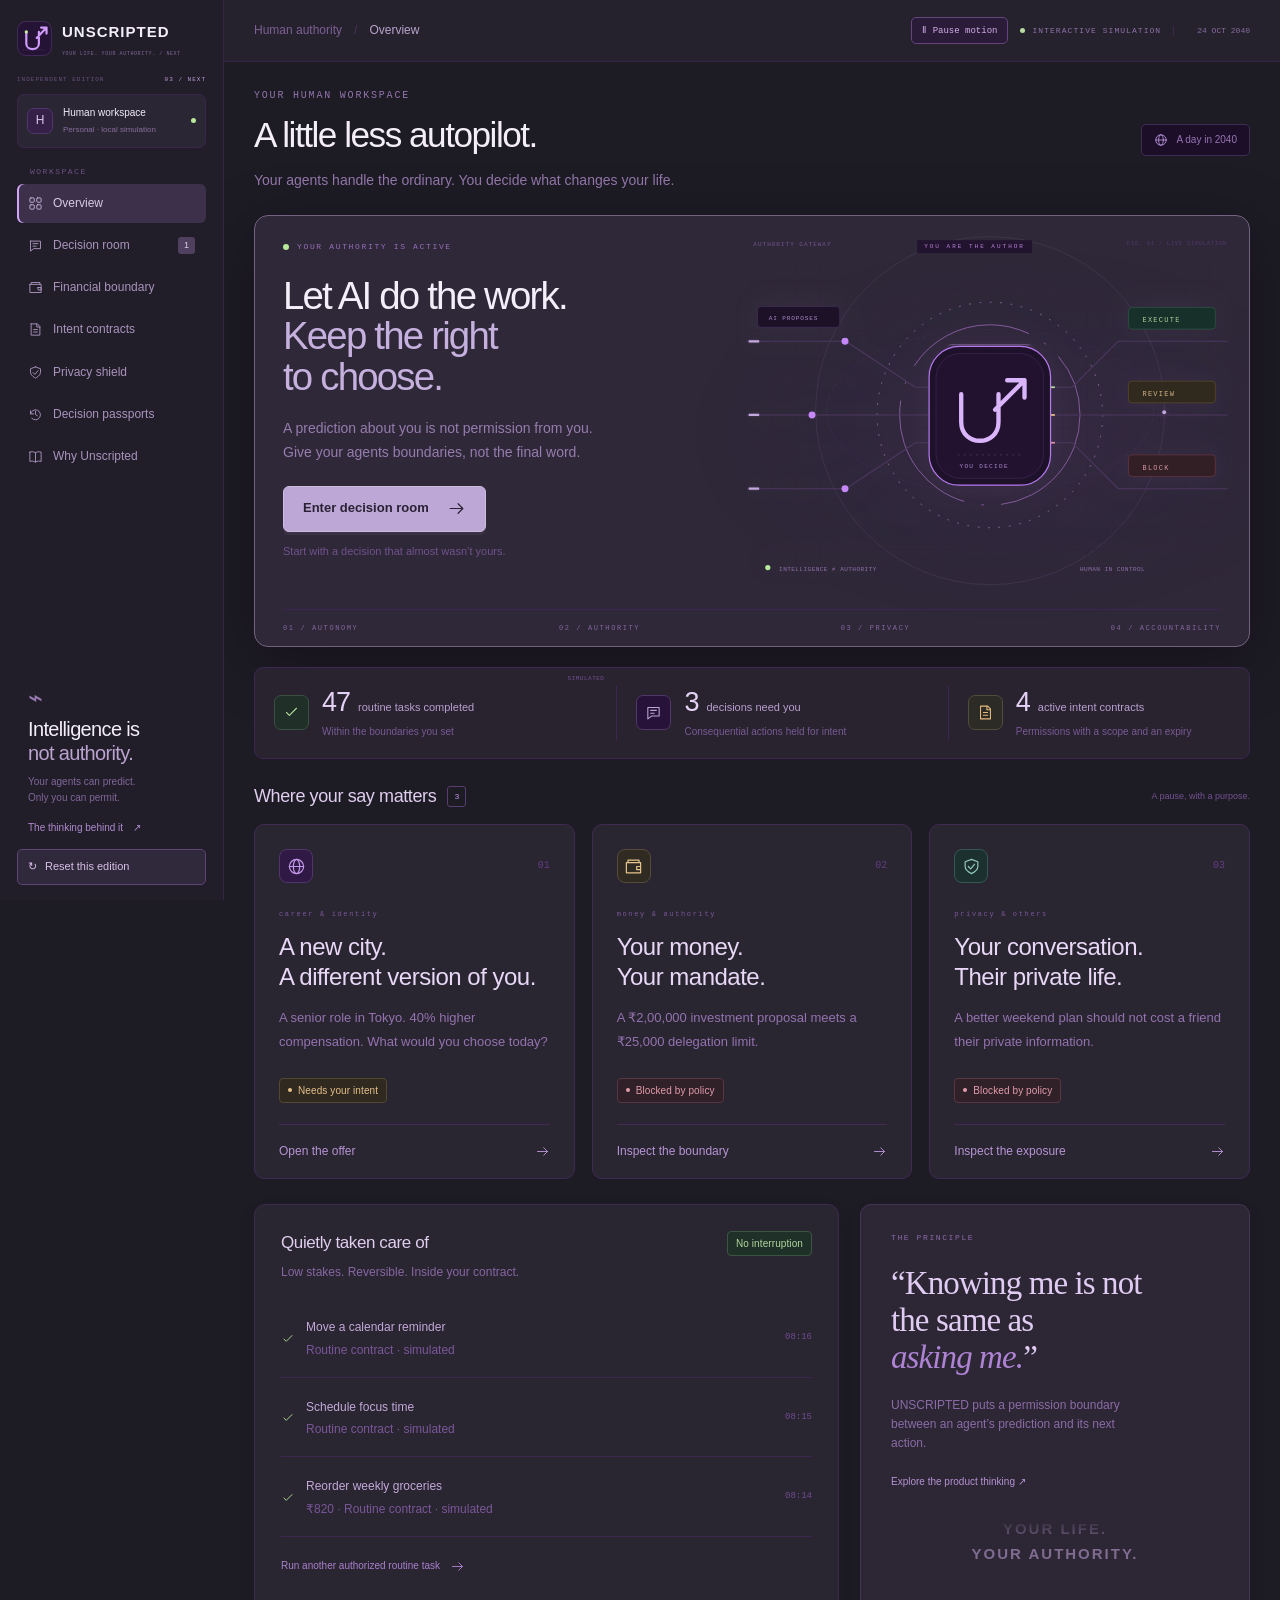
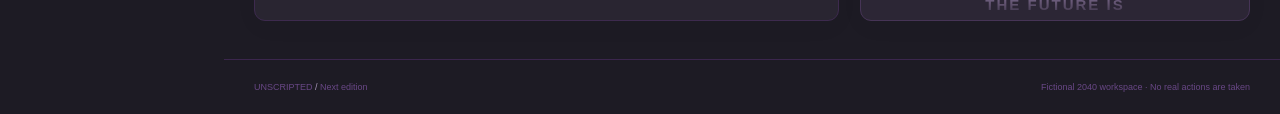
<file: index.html>
<!doctype html>
<html lang="en">
<head>
  <meta charset="UTF-8">
  <meta name="viewport" content="width=device-width, initial-scale=1">
  <meta name="theme-color" content="#0b111a">
  <meta name="description" content="In a world that predicts your every move, keep the right to choose. UNSCRIPTED is an interactive personal AI intent firewall prototype.">
  <title>UNSCRIPTED Next — Intelligence is not authority.</title>
  <link rel="icon" href="data:image/svg+xml,%3Csvg%20xmlns%3D%22http%3A%2F%2Fwww.w3.org%2F2000%2Fsvg%22%20viewBox%3D%220%200%2064%2064%22%20fill%3D%22none%22%3E%3Crect%20x%3D%221%22%20y%3D%221%22%20width%3D%2262%22%20height%3D%2262%22%20rx%3D%2215%22%20fill%3D%22%23251335%22%20stroke%3D%22%235f3c7d%22%2F%3E%3Cpath%20d%3D%22M17%2020v21c0%2014%2023%2014%2023%200V20m4-8h10v11m0-11L36%2031%22%20stroke%3D%22%23cf9cfc%22%20stroke-width%3D%224%22%20stroke-linecap%3D%22round%22%20stroke-linejoin%3D%22round%22%2F%3E%3Cpath%20d%3D%22M11%2053h42%22%20stroke%3D%22%236c5184%22%20stroke-dasharray%3D%222%204%22%2F%3E%3Ccircle%20cx%3D%2217%22%20cy%3D%2220%22%20r%3D%223%22%20fill%3D%22%23c5ee9a%22%2F%3E%3C%2Fsvg%3E%0A" type="image/svg+xml">
  <style>
@font-face{font-family:Workspace;src:local('Aptos'),local('Segoe UI'),local('Arial');font-display:swap}
:root{--bg:#12131b;--surface:#1a1b25;--raised:#22232f;--line:#30303e;--text:#f0eef5;--muted:#a2a0b2;--purple:#c1adf4;--green:#a5cfb6;--amber:#d9b18b;--red:#dfaaaf;--radius:14px;color-scheme:dark;font-family:Workspace,'Segoe UI',sans-serif;font-size:14px}
*{box-sizing:border-box}body{margin:0;background:var(--bg);color:var(--text);line-height:1.6}button,input,textarea,select{font:inherit}button,a,input,textarea{touch-action:manipulation}button,a{ -webkit-tap-highlight-color:transparent}a{color:inherit;text-decoration:none}button{color:inherit;cursor:pointer}button:disabled{opacity:.45;cursor:not-allowed}button{border:0}button:focus-visible,a:focus-visible,input:focus-visible,textarea:focus-visible,summary:focus-visible{outline:2px solid var(--purple);outline-offset:5px}input,textarea{max-width:100%}p{margin:0 0 16px}h1,h2,h3{font-weight:500;line-height:1.2;margin:0}h1{font-size:38px;letter-spacing:-1.3px}h2{font-size:24px;letter-spacing:-.5px}h3{font-size:23px;letter-spacing:-.5px}small,.small{font-size:12px}em{font-family:Georgia,'Times New Roman',serif;font-weight:400;color:var(--purple)}.muted{color:var(--muted)}.mono,code,.eyebrow,.mini-label{font-family:Consolas,'Courier New',monospace}code{font-size:11px;overflow-wrap:anywhere}.eyebrow{font-size:10px;letter-spacing:1.7px;display:block;line-height:1.6;color:var(--muted)}.icon{width:19px;height:19px;flex-shrink:0;vertical-align:middle}.green{color:var(--green)}.lavender{color:var(--purple)}.amber,.warning-text{color:var(--amber)}.micro{color:var(--muted);font-size:11px;margin-top:14px;line-height:1.7}.text-link{display:inline-flex;gap:10px;align-items:center;padding:0;background:transparent;color:var(--purple);font-size:12px}.text-link:hover{color:#dfd3ff}.text-link .icon{width:15px}.btn{min-height:44px;display:inline-flex;justify-content:center;align-items:center;gap:18px;border-radius:7px;padding:11px 19px;font-weight:600;font-size:12px;transition:background .15s,transform .15s;border:1px solid transparent;text-align:center}.btn:hover:not(:disabled){transform:translateY(-1px)}.primary{background:var(--purple);color:#1e172e}.primary:hover:not(:disabled){background:#d2c0ff}.secondary{background:#24242f;color:var(--text);border-color:var(--line)}.secondary:hover{background:#30303e}.button-row{display:flex;flex-wrap:wrap;gap:12px;align-items:center;margin-top:22px}.button-stack{display:grid;gap:12px;margin-top:25px}.button-stack .text-link{justify-content:center;margin-top:5px}.live-dot{display:inline-block;width:6px;height:6px;border-radius:100%;background:var(--green);flex-shrink:0;box-shadow:0 0 0 4px #a5cfb60a}.skip{position:fixed;left:20px;top:-100px;background:var(--purple);color:var(--bg);padding:12px;z-index:20}.skip:focus{top:10px}.sr-only{position:absolute;width:1px;height:1px;padding:0;margin:-1px;overflow:hidden;clip:rect(0,0,0,0);white-space:nowrap;border:0}
.sidebar{position:fixed;top:0;left:0;bottom:0;width:235px;border-right:1px solid var(--line);background:#15161e;padding:34px 20px 20px;display:flex;flex-direction:column;z-index:5}.brand{display:flex;align-items:center;gap:10px;font-size:16px;font-weight:650;letter-spacing:1.5px}.brand-mark{position:relative;font-size:32px;line-height:1;background:var(--purple);color:#21182f;border-radius:10px;width:39px;height:39px;text-align:center;font-weight:700;letter-spacing:-2px;padding-right:7px}.brand-mark span{font-size:22px;position:absolute;right:2px;top:1px}.brand small{display:block;font:7px Consolas,monospace;letter-spacing:1.1px;color:var(--muted);margin-top:6px}.workspace{border:1px solid var(--line);border-radius:8px;padding:12px 10px;display:flex;align-items:center;gap:10px;margin:33px 0 27px;font-size:11px}.workspace small{display:block;font-size:9px;color:var(--muted);margin-top:3px}.workspace .live-dot{margin-left:auto;width:5px;height:5px}.avatar{width:28px;height:28px;display:grid;place-items:center;background:#343042;color:var(--purple);border:1px solid #4d4262;border-radius:50%;font-family:Georgia,serif}.nav-label{font:9px Consolas,monospace;letter-spacing:1.5px;color:#898696;margin:0 13px 11px}.nav-item{display:flex;gap:12px;align-items:center;padding:12px;margin-bottom:5px;border-radius:7px;font-size:12px;color:#b0adbe;white-space:nowrap}.nav-item .icon{width:17px;height:17px}.nav-item:hover{background:#22212c}.nav-item.active{background:#2c263c;color:#dacdfb;box-shadow:inset 2px 0 var(--purple)}.nav-count{margin-left:auto;display:grid;place-items:center;font-size:10px;background:#4b3f64;color:#e1d7f3;border-radius:4px;width:17px;height:17px}.sidebar-bottom{margin-top:auto;padding:35px 13px 24px}.sidebar-bottom p{font-size:20px;line-height:1.35;font-weight:300;letter-spacing:-.4px;margin-bottom:10px}.sidebar-bottom strong{font-weight:500;color:var(--purple)}.sidebar-bottom .small{font-size:11px;letter-spacing:0;line-height:1.65}.sidebar-bottom .text-link{font-size:10px}.boundary-icon{font-size:38px;color:var(--purple);line-height:1;margin-bottom:15px}.reset{display:flex;gap:10px;background:transparent;border-top:1px solid var(--line);padding:18px 13px 0;font-size:11px;color:var(--muted);width:100%}.reset:hover{color:var(--text)}.shell{margin-left:235px}.topbar{height:75px;border-bottom:1px solid var(--line);display:flex;align-items:center;justify-content:space-between;padding:0 40px;gap:12px}.breadcrumb{color:var(--muted);font-size:11px;display:flex;gap:15px}.breadcrumb span:last-child{color:#d3cedf}.breadcrumb>span:first-child{color:#575461}.topbar-right{display:flex;align-items:center;gap:23px}.simulation-label{font:9px Consolas,monospace;color:var(--muted);letter-spacing:1.1px;display:flex;align-items:center;gap:7px}.simulation-label i{width:5px;height:5px;background:var(--amber);border-radius:50%}.world-date{font:10px Consolas,monospace;color:#c2bdcf;border-left:1px solid var(--line);padding-left:23px}main{padding:35px 40px 45px;max-width:1510px;margin:auto;min-height:calc(100vh - 130px);outline:none}footer{max-width:1510px;margin:auto;border-top:1px solid var(--line);display:flex;justify-content:space-between;padding:20px 40px;color:#8c899c;font-size:9px;gap:20px}.page-heading{display:flex;justify-content:space-between;gap:20px;align-items:center;margin-bottom:30px}.page-heading .eyebrow{margin-bottom:10px}.page-heading p{color:var(--muted);font-size:12px;margin:12px 0 0;max-width:680px}.date-chip{display:flex;gap:8px;align-items:center;font-size:11px;border:1px solid var(--line);padding:7px 12px;border-radius:6px;color:var(--muted);white-space:nowrap}.date-chip .icon{width:14px;height:14px}.panel{background:var(--surface);border:1px solid var(--line);border-radius:var(--radius);padding:26px}.hero{position:relative;display:grid;grid-template-columns:1.05fr 1fr;background:#1b1b27;border:1px solid #393144;border-radius:16px;overflow:hidden;padding:33px 34px 0;gap:0}.hero-copy{z-index:1}.hero-copy .eyebrow{color:#c7bbde;display:flex;align-items:center;gap:8px;font-size:9px}.hero h2{font-size:44px;letter-spacing:-1.8px;line-height:1.09;margin:21px 0 18px}.hero h2 span{color:var(--purple)}.hero p{color:#a9a5b7;font-size:12px;line-height:1.8;margin-bottom:23px}.hero-note{display:block;color:#8e879f;font-size:10px;margin-top:11px}.system-art{display:flex;align-items:center;margin-right:-15px}.system-art svg{width:100%;max-width:480px}.hero-foot{grid-column:1/-1;display:flex;justify-content:space-between;margin-top:29px;padding:15px 0;border-top:1px solid #34303f;color:#a09aaf;font:8px Consolas,monospace;letter-spacing:1.3px}.stats{display:grid;grid-template-columns:1.2fr 1.1fr 1fr;margin:23px 0 29px;padding:22px 0;border:1px solid var(--line);border-radius:10px;background:#181922}.stats>div{display:flex;align-items:center;gap:13px;padding:0 20px;position:relative}.stats>div+div{border-left:1px solid var(--line)}.stat-icon{display:grid;place-items:center;width:34px;height:34px;border:1px solid #393643;border-radius:9px;flex-shrink:0}.stat-icon .icon{width:17px}.stats strong{font-size:25px;font-weight:500;line-height:1.2;white-space:nowrap}.stats strong small{font-size:11px;font-weight:400;color:#c4bfce;display:inline;margin-left:9px}.stats p{font-size:9px;color:var(--muted);margin:5px 0 0}.mini-label{position:absolute;right:12px;top:-12px;color:#a5a0b1;font-size:7px;letter-spacing:.5px}.section-title{display:flex;justify-content:space-between;align-items:center;gap:12px;margin-bottom:17px}.section-title h2{font-size:17px;display:flex;align-items:center;gap:11px;letter-spacing:-.1px}.count{font-size:9px;font-weight:400;border:1px solid #484053;color:var(--purple);border-radius:5px;min-width:19px;text-align:center;line-height:19px}.queue-grid{display:grid;grid-template-columns:repeat(3,minmax(0,1fr));gap:16px;margin-bottom:25px}.scenario{padding:22px 22px 0;border:1px solid var(--line);border-radius:12px;background:var(--surface);display:flex;flex-direction:column;overflow:hidden}.card-top{display:flex;justify-content:space-between;align-items:center;margin-bottom:23px}.card-top .mono{font-size:10px}.scenario-icon{width:34px;height:34px;border:1px solid #4c405e;background:#302638;display:grid;place-items:center;border-radius:9px;color:var(--purple);flex-shrink:0}.finance .scenario-icon{background:#302a23;border-color:#4a4037;color:var(--amber)}.privacy .scenario-icon{background:#26312d;border-color:#384b41;color:var(--green)}.scenario .eyebrow{font-size:8px;letter-spacing:1.2px;margin-bottom:12px}.scenario h3{font-size:22px;line-height:1.24;margin-bottom:14px}.scenario p{color:var(--muted);font-size:11px;line-height:1.75;margin-bottom:20px}.card-status{margin-top:auto;margin-bottom:19px}.badge{display:inline-flex;align-items:center;gap:6px;padding:4px 8px;border:1px solid transparent;border-radius:4px;font-size:9px;white-space:nowrap;line-height:1.3;font-weight:400}.badge i{width:4px;height:4px;background:currentColor;border-radius:50%}.badge.review{background:#332c45;border-color:#4c3e66;color:#c8b5ef}.badge.block{background:#362c29;border-color:#514137;color:#ddbc9c}.badge.execute{background:#26322e;border-color:#354b40;color:#b3d7bf}.card-link{display:flex;justify-content:space-between;align-items:center;text-align:left;border-top:1px solid var(--line);background:transparent;padding:15px 0;width:100%;font-size:10px;gap:6px}.card-link:hover{color:var(--purple)}.card-link .icon{width:15px}.bottom-grid{display:grid;grid-template-columns:1.5fr 1fr;gap:20px}.activity .section-title{margin-bottom:7px}.activity>p{font-size:11px}.activity-row{display:flex;align-items:center;padding:14px 0;gap:11px;border-bottom:1px solid #2c2c39}.activity-row strong{font-size:11px;font-weight:400}.activity-row small{display:block;color:var(--muted);font-size:9px;margin-top:3px}.activity-row>.mono{margin-left:auto;font-size:9px}.tiny-check .icon{width:14px;height:14px;color:var(--green)}.activity>.text-link{margin-top:20px;font-size:10px}.note-card{padding:27px 30px;background:#1d1c26}.note-card blockquote{font:29px/1.17 Georgia,serif;letter-spacing:-.6px;margin:20px 0}.note-card p{font-size:10px;max-width:260px}.note-card .text-link{font-size:10px}
.steps{display:grid;grid-template-columns:repeat(4,1fr);list-style:none;padding:0;margin:0 0 27px;gap:9px}.steps li{border-top:1px solid var(--line);padding:14px 0 0;color:var(--muted);font-size:10px;display:flex;gap:10px;align-items:center}.steps li>span{font:11px Consolas,monospace}.steps .current{border-color:var(--purple);color:var(--purple)}.steps .complete{border-color:var(--green);color:var(--green)}.decision-layout{display:grid;grid-template-columns:minmax(250px,.75fr) minmax(0,1.3fr);align-items:start;gap:23px}.offer{padding:0;overflow:hidden}.city-art{background:#24202d;border-bottom:1px solid #3b3148;padding:12px 12px 0}.city-art svg{width:100%;display:block}.offer-body{padding:24px}.offer .eyebrow{font-size:8px}.offer h2{font-size:23px;margin:13px 0 7px}.offer p{font-size:11px;color:var(--muted)}dl{margin:22px 0}dl>div{display:flex;justify-content:space-between;gap:15px;font-size:10px;border-bottom:1px solid var(--line);padding:12px 0}dt{color:var(--muted);flex-shrink:0}dd{margin:0;text-align:right;overflow-wrap:anywhere}.neutral-note{padding:14px 16px;background:#24232d;border:1px solid var(--line);border-radius:7px;font-size:10px;color:#b9b3c8;margin-top:20px;line-height:1.8}.decision{padding:32px}.decision>.eyebrow{margin-bottom:20px}.decision h2{font-size:31px;letter-spacing:-.8px;line-height:1.18;margin-bottom:19px}.decision>p{font-size:12px;line-height:1.85}.decision .btn.primary{margin-top:8px}.decision fieldset{padding:0;border:0;margin:24px 0 20px}.decision legend{font-size:11px;margin-bottom:13px;color:#c5bfd2}.choice{display:flex;align-items:center;gap:14px;padding:16px;border:1px solid #3b3747;background:#20202b;border-radius:9px;margin-bottom:10px;cursor:pointer;width:100%;text-align:left;transition:border-color .15s,background .15s}.choice:hover{border-color:#7d6c97;background:#272333}.choice:has(input:checked){border-color:var(--purple);background:#30263e}.choice input{accent-color:var(--purple);width:15px;height:15px;flex-shrink:0}.choice strong{display:block;font-weight:500;font-size:12px}.choice small{font-size:10px;display:block;color:var(--muted);margin-top:3px}.field-label{display:block;font-size:11px;font-weight:400;margin:0 0 20px;color:#d3cede}.field-label>span{font-size:9px;margin-left:6px}.field-label small{display:block;font-size:9px;margin-top:6px;font-weight:400}input[type=text],input[type=number],input[type=date],input[type=search],textarea{display:block;width:100%;background:#14151e;border:1px solid #3a3747;border-radius:6px;color:var(--text);padding:11px 12px;resize:vertical;font-size:12px;margin-top:8px;line-height:1.6}input::placeholder,textarea::placeholder{color:#898397}.decision form>textarea{margin-bottom:20px}.comparison{display:grid;grid-template-columns:1fr 1fr;margin:26px 0;border:1px solid #4c405b;border-radius:9px;overflow:hidden}.comparison>div{padding:19px;background:#282332}.comparison>div+div{border-left:1px solid #4c405b;background:#24212b}.comparison .eyebrow{font-size:8px;margin-bottom:12px}.comparison strong{font-size:13px;font-weight:500}.comparison p{font-size:10px;color:var(--muted);margin:10px 0 8px}.comparison small{font-size:9px;display:block;margin-top:12px;color:var(--muted)}.callout{display:flex;gap:12px;background:#292433;border:1px solid #453a56;border-radius:8px;padding:16px;margin:22px 0}.callout>.icon{color:var(--purple)}.callout strong{font-size:12px;font-weight:500}.callout p{font-size:11px;margin:5px 0 0;color:var(--muted)}.callout.danger{background:#2b2527;border-color:#4b3939;display:block}.policy-details{border:1px solid var(--line);border-radius:8px;background:#181821;margin:20px 0;overflow:hidden}.policy-details summary{display:flex;justify-content:space-between;align-items:center;gap:10px;padding:14px;cursor:pointer;font-size:11px;list-style:none}.policy-details summary>span:first-child{display:flex;align-items:center;gap:8px}.policy-details summary>span:first-child::after{content:'+';color:var(--muted);margin-left:5px}.policy-details[open] summary>span:first-child::after{content:'−'}.policy-details summary .icon{width:15px}.policy-checks{padding:0 16px 10px;border-top:1px solid var(--line)}.policy-checks>div{display:flex;gap:11px;align-items:flex-start;padding:10px 0;border-bottom:1px solid #2c2936}.policy-checks>div:last-child{border:0}.policy-checks p{margin:0;font-size:10px}.policy-checks strong{font-weight:400}.policy-checks small{display:block;color:var(--muted);font-size:10px;margin-top:3px}.policy-checks code{color:#aaa0b9;margin-left:6px;font-size:9px}.check-state{font-size:11px;flex-shrink:0;width:17px;line-height:18px;text-align:center;border-radius:4px}.check-state.pass{color:var(--green);background:#25382c}.check-state.review{color:var(--purple);background:#332c45}.check-state.block{color:var(--amber);background:#382b25}.authorization-options{margin-top:28px}.action-choice{gap:13px;padding:20px 15px}.action-choice>span:first-child{color:var(--purple)}.action-choice>.icon{margin-left:auto;width:15px}.completion-mark{display:grid;place-items:center;width:45px;height:45px;border:1px solid #50745d;border-radius:50%;background:#273b2d;color:var(--green);margin-bottom:22px}.branches{display:grid;grid-template-columns:1fr 1fr;gap:12px;margin:26px 0 0}.branches>div{padding:18px;background:#20202b;border:1px solid var(--line);border-radius:8px}.branches>div:last-child{background:#25222e;border-color:#504062}.branches .eyebrow{font-size:8px;margin-bottom:10px}.branches strong{font-size:12px;font-weight:500}.branches p{font-size:10px;color:var(--muted);margin:9px 0 0}.passport-detail{border:1px solid var(--line);background:#171820;border-radius:8px;margin:20px 0}.passport-detail summary{cursor:pointer;display:flex;gap:15px;justify-content:space-between;padding:15px;font-size:10px;color:#cfc6dc}.passport-detail summary .icon{width:14px}.passport-detail summary>span:last-child{font-size:9px;color:var(--muted)}.passport-detail dl{padding:0 17px;margin:0}.passport-detail dl>div{font-size:10px;align-items:flex-start}.passport-detail dl dd{max-width:72%}.passport-detail .button-row{padding:0 17px 16px;margin-top:17px}.passport-detail .text-link{font-size:10px}
.finance-layout,.privacy-layout{display:grid;grid-template-columns:1.1fr 1fr;gap:23px;align-items:start}.large-icon{display:grid;place-items:center;width:54px;height:54px;border-radius:14px;border:1px solid #514333;background:#30281f;color:var(--amber);margin:26px 0}.large-icon .icon{width:26px;height:26px}.large-icon.green{color:var(--green);border-color:#405e4b;background:#25382c}.finance-proposal h2{font-size:22px}.money{font-size:46px;letter-spacing:-1.3px;font-weight:350;margin:20px 0 23px}.money span{display:block;font:9px Consolas,monospace;color:var(--muted);letter-spacing:1.1px;margin-top:9px}.finance-proposal>p{font-size:12px;line-height:1.8}.compact-dl>div{font-size:10px}.limit-visual{padding:20px;background:#22212b;border:1px solid var(--line);border-radius:9px;margin-top:26px}.limit-visual>div{display:flex;justify-content:space-between;font-size:10px;gap:10px}.limit-visual strong{color:var(--amber);font-weight:500}.limit-visual small{font-size:9px;color:var(--muted)}.limit-track{height:7px;border-radius:5px;background:#3e3543;margin:14px 0}.limit-track>span{background:var(--amber);border-radius:5px;min-width:0;height:100%}hr{border:0;border-top:1px solid var(--line);margin:27px 0}#finance-review p{font-size:11px;line-height:1.8;margin:15px 0}.result-note{display:flex;align-items:start;gap:10px;background:#24332a;border:1px solid #3d5b47;border-radius:8px;font-size:11px;color:var(--green);padding:15px;margin-top:23px}.result-note .icon{width:16px;margin-top:2px}.privacy-layout .panel>h2{font-size:29px;margin:21px 0 15px}.privacy-layout .panel>p{font-size:12px;line-height:1.8}.payload{border:1px solid #493b3f;border-radius:8px;background:#201c24;margin-top:24px;overflow:hidden}.payload-header{padding:13px;background:#2a242d;display:flex;justify-content:space-between;align-items:center;gap:10px;border-bottom:1px solid #493b3f}.payload-header .mono{font-size:9px;color:var(--muted)}.payload-header .text-link{font-size:9px}.payload>div:not(.payload-header){padding:16px;display:flex;gap:10px;flex-wrap:wrap;border-bottom:1px solid #3b3037}.payload>div:last-child{border:0}.payload>div>span:first-child{font-size:11px;width:100%;color:var(--muted)}.payload code{font-size:11px;color:#d7b0b8;max-width:100%;overflow-wrap:anywhere}.data-tag{font:7px Consolas,monospace;letter-spacing:.7px;background:#49313c;border-radius:3px;padding:3px 5px;color:#dbb1c3;align-self:center;margin-left:auto}.safe-alternative .eyebrow{color:#a5c4ae}.safe-alternative>.large-icon{margin-bottom:20px}.safe-alternative h2{font-size:32px!important}.safe-alternative em{color:var(--green)}.safe-payload{padding:22px;border:1px solid #415847;border-radius:10px;background:#202b25;margin:25px 0}.safe-payload .eyebrow{font-size:8px}.safe-payload p{font:20px/1.5 Georgia,serif;color:#d0dfd2;margin:15px 0 20px}.safe-payload>div{font-size:9px;color:var(--green);display:flex;align-items:center;gap:6px}.safe-payload .icon{width:13px;height:13px}.safe-alternative>.text-link{display:flex;margin-top:18px}.safe-alternative>.btn{width:100%}.contracts-layout{display:grid;grid-template-columns:.7fr 1.3fr;gap:25px;align-items:start}.contract-list{display:flex;flex-direction:column;gap:12px}.contract-tab{display:flex;align-items:center;gap:12px;text-align:left;padding:17px;position:relative}.contract-tab>span:nth-child(2){flex:1}.contract-tab strong{font-size:11px;font-weight:500}.contract-tab small{font-size:9px;display:block;color:var(--muted);margin-top:6px}.contract-tab>.icon{width:13px;color:var(--muted)}.contract-tab.selected{border-color:#927caf;background:#282233}.contract-tab:hover{border-color:#7f6b98}.contract-principle{padding:23px}.contract-principle .eyebrow{font-size:8px}.contract-principle p{font-size:12px;line-height:1.8;color:var(--muted);margin-top:15px}.contract-editor .section-title{margin-bottom:25px}.contract-editor .section-title .mono{font-size:8px}.contract-editor .section-title h2{font-size:22px}.toggle-field{display:flex;align-items:center;justify-content:space-between;gap:15px;padding:16px 0;border-top:1px solid var(--line);border-bottom:1px solid var(--line);margin-bottom:22px}.toggle-field strong{font-size:12px;font-weight:500}.toggle-field small{display:block;font-size:10px;color:var(--muted);margin-top:5px}.toggle-field input{appearance:none;width:35px;height:20px;border-radius:20px;background:#494550;border:1px solid #66616e;flex-shrink:0;position:relative;cursor:pointer}.toggle-field input:before{content:'';width:12px;height:12px;position:absolute;top:3px;left:4px;border-radius:50%;background:#e1dbe8;transition:left .15s}.toggle-field input:checked{background:#a38aca;border-color:#bfa8e3}.toggle-field input:checked:before{left:17px;background:#21182f}.form-grid{display:grid;grid-template-columns:1fr 1fr;gap:0 18px}.live-evaluation{border-top:1px solid var(--line);padding-top:22px;margin-top:28px}.live-evaluation>.eyebrow{font-size:9px}.history-tools{display:flex;justify-content:space-between;gap:20px;align-items:center;flex-wrap:wrap}.filters{display:flex;gap:5px;flex-wrap:wrap}.filter{font-size:10px;color:var(--muted);background:transparent;border-radius:5px;padding:8px 10px;border:1px solid transparent}.filter.active{color:var(--purple);background:#30283f;border-color:#4e4063}.filter:hover{background:#2c2935}.search-label{min-width:210px;flex:1;max-width:270px}.search-label input{margin:0;font-size:10px}.history-count{font-size:10px;color:var(--muted);padding:20px 0;border-bottom:1px solid var(--line)}.history-row{padding:19px 0 0;border-bottom:1px solid var(--line)}.history-row:last-child{border:0}.history-heading{display:flex;align-items:center;gap:14px}.history-heading strong{font-size:12px;font-weight:500}.history-heading p{font-size:10px;color:#c0b8ce;margin:4px 0 0}.history-heading>.badge{margin-left:auto}.history-heading .scenario-icon.green{background:#23322a;border-color:#3e5144;color:var(--green)}.history-row .passport-detail{border:0;background:transparent;margin:8px 0}.history-row .passport-detail summary{padding:9px 0}.empty-state{text-align:center;padding:50px 20px;color:var(--purple)}.empty-state p{font-size:12px;margin-top:15px}.research-hero{padding:35px 0 40px;display:grid;grid-template-columns:1fr 1fr;gap:10px 55px;border-bottom:1px solid var(--line);margin-bottom:30px}.research-hero>.eyebrow{grid-column:1/-1}.research-hero h2{font-size:45px;letter-spacing:-1.4px;line-height:1.16;margin-top:10px}.research-hero p{font-size:14px;line-height:1.9;color:#c0bbce;align-self:center}.evidence-grid{display:grid;grid-template-columns:repeat(3,minmax(0,1fr));gap:17px}.evidence-grid .panel{padding:23px;display:flex;flex-direction:column}.evidence-grid .eyebrow{font-size:8px;letter-spacing:1.2px}.evidence-number{font-size:39px;color:var(--purple);font-weight:350;letter-spacing:-1px;margin:20px 0}.evidence-number span{font-size:16px;letter-spacing:0}.evidence-number i{font:23px Georgia,serif;color:#786a8b;margin:0 6px}.evidence-grid p{font-size:12px;line-height:1.8}.evidence-grid small{color:var(--muted);font-size:10px;line-height:1.8;margin-top:auto}.evidence-grid a{font-size:10px;color:var(--purple);margin-top:16px}.mechanism{margin:30px 0}.engine-flow{display:flex;gap:20px;align-items:center;justify-content:space-between;margin:25px 0}.engine-flow>div{border:1px solid #50405f;border-radius:7px;background:#282230;font-size:12px;padding:17px 23px;flex:1;text-align:center}.engine-flow small{color:var(--muted);font-size:9px}.engine-flow>span{color:var(--purple)}.mechanism>p{font-size:11px;margin:0}.thinking-grid{display:grid;grid-template-columns:1fr 1fr;gap:20px}.thinking-grid .eyebrow{font-size:9px}.thinking-grid h2{font-size:25px;margin:16px 0 22px}.thinking-grid p,.adoption p{font-size:12px;line-height:1.9}.thinking-grid p:last-child{margin:0}.adoption{margin-top:20px}.adoption .eyebrow{font-size:9px}.adoption p{margin:15px 0 0}.storage-warning{padding:13px;margin-bottom:20px;background:#42312d;color:#efd3bc;border-radius:7px;font-size:11px}#toast{position:fixed;bottom:25px;left:calc(50% + 117px);transform:translate(-50%,15px);opacity:0;background:#e0d6f4;color:#251e30;box-shadow:0 10px 50px #0006;padding:13px 22px;border:1px solid #c6b2e8;border-radius:9px;font-size:12px;z-index:30;max-width:550px;width:max-content;pointer-events:none;transition:opacity .2s,transform .2s}#toast.visible{opacity:1;transform:translate(-50%,0)}dialog{max-width:490px;background:var(--surface);border:1px solid #5a486b;border-radius:14px;padding:30px;color:var(--text)}dialog::backdrop{background:#090a10b8;backdrop-filter:blur(4px)}dialog h2{margin:18px 0}dialog p{color:var(--muted);font-size:12px}.contract-tab .scenario-icon{width:30px;height:30px}
@media(min-width:1600px){main{padding-top:45px}.hero{padding-top:42px}.hero h2{font-size:53px}.hero-copy p{font-size:14px}.hero-copy{padding-bottom:10px}.scenario h3{font-size:27px}.scenario p{font-size:12px}.hero-foot{margin-top:38px}.system-art svg{max-width:550px}.stats{padding:27px 0}.stats strong small{font-size:12px}}
@media(max-width:1200px){.sidebar{width:210px;padding-left:15px;padding-right:15px}.shell{margin-left:210px}.topbar{padding:0 27px}main{padding:30px 27px}.hero{padding-left:27px;padding-right:27px}.hero h2{font-size:39px}.stats>div{padding:0 13px;gap:10px}.stats strong small{display:block;margin:4px 0 0;font-size:10px}.stats p{font-size:8px}.stats .stat-icon{width:29px;height:29px}.scenario{padding:20px 18px 0}.scenario h3{font-size:20px}.decision{padding:25px}.decision h2{font-size:28px}.decision-layout{grid-template-columns:.8fr 1.2fr;gap:18px}.offer-body{padding:20px}.offer dl>div{flex-direction:column;gap:3px}.offer dd{text-align:left}.finance-layout,.privacy-layout{gap:18px}.panel{padding:22px}.offer{padding:0}.decision-layout .offer{padding:0}.evidence-number{font-size:32px}.evidence-grid .panel{padding:18px}.engine-flow{gap:12px}.engine-flow>div{padding:15px 10px}.sidebar-bottom{padding-top:20px}.world-date{font-size:9px}.simulation-label{font-size:8px}.contracts-layout{grid-template-columns:.75fr 1.25fr;gap:18px}.contract-tab{padding:12px;gap:10px}.contract-tab>.icon{display:none}#toast{left:calc(50% + 105px)}}
@media(max-width:1000px){.sidebar{width:190px;padding:25px 12px 16px}.brand{font-size:13px;gap:8px}.brand-mark{width:33px;height:33px;font-size:29px}.brand small{font-size:6px}.workspace{padding:10px 7px;font-size:10px;gap:8px}.workspace small{font-size:8px}.nav-item{font-size:11px;padding:10px;gap:9px}.sidebar-bottom{padding-left:10px}.sidebar-bottom p{font-size:18px}.sidebar-bottom .text-link{font-size:9px}.shell{margin-left:190px}.topbar{padding:0 22px;height:63px}.topbar-right{gap:10px}.world-date{display:none}.breadcrumb{font-size:10px;gap:9px}main{padding:27px 22px}h1{font-size:32px}.page-heading{margin-bottom:24px}.hero{padding:26px 25px 0;grid-template-columns:1.2fr 1fr}.hero h2{font-size:34px}.hero p{font-size:11px}.hero-copy .eyebrow{font-size:8px}.hero-foot{font-size:7px;letter-spacing:.4px}.hero-note{font-size:8px}.system-art{margin-left:-15px;margin-right:-20px}.stats{grid-template-columns:1fr 1fr 1fr}.stats>div{align-items:flex-start;gap:8px;padding:0 10px}.stats strong{font-size:23px}.stats p{line-height:1.6}.stats .stat-icon{display:none}.scenario h3{font-size:19px}.scenario{padding:17px 15px 0}.scenario p{font-size:10px}.scenario .eyebrow{font-size:7px;letter-spacing:.7px}.scenario-icon{width:31px;height:31px}.card-top{margin-bottom:18px}.card-link{font-size:9px}.queue-grid{gap:12px}.badge{font-size:8px}.bottom-grid{gap:15px;grid-template-columns:1.2fr 1fr}.panel{padding:19px}.section-title h2{font-size:15px}.section-title>.small{font-size:10px}.activity-row strong{font-size:10px}.note-card blockquote{font-size:26px}.decision-layout{grid-template-columns:.75fr 1.25fr;gap:15px}.decision{padding:23px}.decision h2{font-size:26px}.offer h2{font-size:20px}.offer .eyebrow{font-size:7px}.choice{padding:13px;gap:10px}.choice strong{font-size:11px}.choice small{font-size:9px}.steps li{font-size:9px;gap:7px}.steps li>span{font-size:10px}.comparison{grid-template-columns:1fr}.comparison>div+div{border-left:0;border-top:1px solid #4c405b}.comparison>div{padding:15px}.branches{grid-template-columns:1fr}.finance-layout,.privacy-layout{grid-template-columns:1fr}.finance-proposal .large-icon{float:right;margin:20px 0}.finance-layout .decision h2{font-size:30px}.privacy-layout .safe-alternative{padding:25px}.contracts-layout{grid-template-columns:1fr}.contract-list{display:grid;grid-template-columns:1fr 1fr;gap:10px}.contract-principle{display:none}.evidence-grid{grid-template-columns:1fr}.evidence-grid .panel{padding:24px}.evidence-number{font-size:43px;margin:16px 0}.evidence-grid p{font-size:13px}.research-hero{gap:20px 25px}.research-hero h2{font-size:37px}.research-hero p{font-size:12px}.engine-flow{flex-direction:column;gap:10px}.engine-flow>div{width:100%}.engine-flow>span{transform:rotate(90deg)}.thinking-grid{gap:15px}.thinking-grid h2{font-size:23px}.thinking-grid p{font-size:11px}footer{padding:20px 22px;font-size:8px}#toast{left:calc(50% + 95px);max-width:calc(100vw - 230px)}}
@media(max-width:760px){.sidebar{position:relative;width:100%;height:auto;padding:18px 20px 0;border-right:0;border-bottom:1px solid var(--line);display:block}.brand{font-size:15px}.brand-mark{width:34px;height:34px}.brand small{font-size:6px}.workspace,.nav-label,.sidebar-bottom{display:none}.sidebar nav{display:flex;gap:4px;overflow-x:auto;margin-top:21px;padding-bottom:8px;scrollbar-width:thin;scrollbar-color:#53435e transparent}.nav-item{font-size:10px;padding:9px 11px;gap:7px;flex-shrink:0;margin:0}.nav-item .icon{width:14px;height:14px}.nav-item.active{box-shadow:inset 0 -2px var(--purple)}.nav-count{font-size:8px;width:14px;height:14px}.reset{position:absolute;right:20px;top:21px;border:0;width:auto;font-size:10px;padding:3px}.shell{margin-left:0}.topbar{height:47px;padding:0 20px}.breadcrumb{font-size:9px}.simulation-label{font-size:7px;letter-spacing:.6px}main{padding:25px 20px 35px}.page-heading{margin-bottom:25px;align-items:flex-start}h1{font-size:32px}.page-heading .eyebrow{font-size:8px}.page-heading p{font-size:11px;line-height:1.8}.date-chip{display:none}.hero{padding:26px 26px 0;grid-template-columns:1.2fr 1fr}.hero h2{font-size:38px}.hero p{font-size:11px}.stats strong small{font-size:10px}.stats>div{padding:0 15px}.stats .stat-icon{display:none}.scenario h3{font-size:21px}.scenario p{font-size:11px}.card-top{margin-bottom:20px}.queue-grid{grid-template-columns:1fr}.scenario{display:grid;grid-template-columns:50px 1fr 170px;gap:0 15px;padding:21px 22px}.scenario .card-top{grid-column:1;grid-row:1/5;align-items:flex-start;margin:0;display:block}.card-top .mono{display:block;margin-top:15px;text-align:center;width:31px}.scenario>.eyebrow{grid-column:2;font-size:8px}.scenario h3{grid-column:2;grid-row:2}.scenario p{grid-column:2;grid-row:3;margin:3px 0 0}.scenario>.card-status{grid-column:3;grid-row:2;align-self:center;justify-self:end;margin:0}.scenario>.card-link{grid-column:3;grid-row:3;align-self:end;justify-self:end;border:0;width:auto;padding:10px 0 0;font-size:10px;gap:10px}.section-title h2{font-size:16px}.bottom-grid{gap:15px;grid-template-columns:1.2fr 1fr}.decision-layout{grid-template-columns:.8fr 1.2fr}.decision h2{font-size:25px}.decision{padding:22px}.offer-body{padding:17px}.offer h2{font-size:19px}.policy-details summary{padding:12px;font-size:10px}.policy-details summary .badge{font-size:7px}.decision>.eyebrow{font-size:8px}.offer .neutral-note{padding:12px;font-size:9px}.form-grid{grid-template-columns:1fr 1fr}.research-hero h2{font-size:37px}.history-heading{gap:10px}.history-heading p{font-size:9px}.history-heading strong{font-size:11px}.history-heading>.badge{font-size:7px}.history-heading .scenario-icon{width:28px;height:28px}.history-tools .search-label{max-width:none}.thinking-grid h2{font-size:23px}.page-heading>.btn{padding:9px 12px;white-space:nowrap;font-size:10px}footer{padding:18px 20px;font-size:7px}#toast{left:50%;max-width:calc(100vw - 35px);font-size:11px}.steps li{font-size:8px}.steps li>span{font-size:9px}.passport-detail summary{flex-wrap:wrap;gap:5px}.passport-detail dl>div{display:block}.passport-detail dl dd{max-width:100%;text-align:left;margin-top:5px}.passport-detail dl dt{font-size:9px}.passport-detail .button-row{gap:15px}.contract-tab strong{font-size:11px}.contract-tab small{font-size:9px}}
@media(max-width:540px){main{padding:25px 18px 30px}.topbar{padding:0 18px}.breadcrumb{gap:7px;font-size:8px}.simulation-label{font-size:6px;letter-spacing:.3px}.sidebar{padding-left:18px;padding-right:18px}.brand{font-size:14px}.reset{right:18px}h1{font-size:31px;letter-spacing:-1px}.page-heading p{font-size:11px;max-width:320px}.hero{display:flex;flex-direction:column;padding:25px 24px 0;gap:0}.hero h2{font-size:41px;letter-spacing:-1.8px;line-height:1.06;margin:22px 0 18px}.hero p br{display:none}.hero p{max-width:290px;font-size:12px}.hero-note{font-size:9px}.hero-copy .eyebrow{font-size:8px;letter-spacing:1.1px}.system-art{margin:8px -20px -9px;justify-content:center;height:201px}.system-art svg{max-width:340px;height:220px}.hero-foot{font-size:6px;letter-spacing:.3px;margin-top:12px;gap:8px;padding:13px 0}.hero-foot span{max-width:70px;line-height:1.6}.hero-copy .btn{width:100%;justify-content:space-between;padding-left:17px;padding-right:17px}.stats{padding:19px 0;margin-top:16px;margin-bottom:26px;grid-template-columns:1fr 1fr 1fr}.stats>div{padding:0 10px}.stats strong{font-size:25px;line-height:1}.stats strong small{font-size:8px;white-space:normal;line-height:1.5;max-width:90px;margin-top:8px;min-height:24px}.stats p{display:none}.stats .mini-label{top:-12px;right:8px;font-size:6px}.section-title{gap:6px;align-items:center}.section-title h2{font-size:15px}.section-title>.small{font-size:8px}.scenario{display:flex;padding:22px 22px 0}.scenario .card-top{display:flex;width:100%;margin-bottom:22px}.card-top .mono{margin:0;width:auto}.scenario .eyebrow{font-size:8px}.scenario h3{font-size:27px;line-height:1.2}.scenario h3 br{display:none}.scenario p{font-size:12px;margin:0 0 21px;line-height:1.8}.scenario>.card-status{align-self:flex-start;margin-bottom:18px}.scenario>.card-link{align-self:stretch;border-top:1px solid var(--line);width:100%;padding:16px 0;font-size:11px;justify-content:space-between}.badge{font-size:9px}.bottom-grid{grid-template-columns:1fr}.activity .section-title h2{font-size:16px}.activity-row strong{font-size:11px}.activity-row small{font-size:9px}.note-card{padding:25px}.note-card blockquote{font-size:33px}.note-card p{font-size:11px}.note-card .text-link{font-size:11px}.steps{gap:9px;margin-bottom:20px}.steps li{display:block;line-height:1.6;font-size:8px;max-width:100%;padding-top:9px}.steps li>span{display:block;font-size:10px;margin-bottom:5px}.decision-layout{display:flex;flex-direction:column;gap:19px}.offer{width:100%}.city-art{height:114px;padding:0 12px;overflow:hidden}.city-art svg{max-width:310px;transform:translateY(-29px);margin:auto}.offer-body{padding:20px}.offer .eyebrow{font-size:8px}.offer h2{font-size:22px;margin-top:11px}.offer-body>p{font-size:11px;margin:7px 0}.offer dl{display:grid;grid-template-columns:1fr 1fr;gap:0 12px;margin:10px 0}.offer dl>div{font-size:9px;padding:9px 0;gap:4px}.offer dl dd{font-size:10px}.offer .neutral-note{font-size:9px;margin-top:10px;padding:10px 12px}.decision{width:100%;padding:24px 21px}.decision h2{font-size:29px;letter-spacing:-.7px}.decision .btn{width:100%}.decision>.eyebrow{font-size:8px}.decision>p{font-size:12px}.choice{padding:16px 13px}.choice strong{font-size:12px}.choice small{font-size:10px}.decision fieldset{margin:22px 0}.decision legend{font-size:10px}.micro{font-size:10px}.comparison{grid-template-columns:1fr}.comparison .eyebrow{font-size:8px}.comparison strong{font-size:14px}.comparison>div{padding:18px}.callout{padding:14px}.callout p{font-size:11px}.policy-details summary .badge{font-size:8px}.policy-details summary{font-size:10px;gap:6px}.policy-details summary .icon{width:13px}.policy-details summary>span:first-child{gap:5px}.branches .eyebrow{font-size:8px}.branches strong{font-size:13px}.branches p{font-size:11px}.passport-detail summary{font-size:10px}.passport-detail dl>div{font-size:10px}.passport-detail .button-row .text-link{font-size:9px}.page-heading>.btn{font-size:9px;gap:7px;padding:8px 10px;min-height:37px}.page-heading>.btn>.icon{width:14px}.finance-proposal{padding:22px}.finance-proposal .eyebrow{font-size:8px}.finance-proposal>.section-title{align-items:start;gap:5px}.finance-proposal h2{font-size:22px}.finance-proposal .large-icon{width:43px;height:43px}.money{font-size:42px}.finance-proposal .compact-dl>div{flex-direction:column;gap:4px}.compact-dl dd{text-align:left}.finance-layout .decision h2{font-size:30px}.privacy-layout .panel{padding:22px}.privacy-layout .section-title{gap:6px;align-items:start}.privacy-layout .section-title>.eyebrow{font-size:8px}.privacy-layout .section-title>.badge{font-size:8px}.privacy-layout .panel>h2{font-size:28px}.payload-header .text-link{font-size:8px}.payload-header .mono{font-size:8px}.payload code{font-size:10px}.safe-payload{padding:19px}.safe-payload p{font-size:20px}.safe-alternative h2{font-size:31px!important}.contract-list{gap:9px}.contract-tab{gap:9px;padding:13px 11px;align-items:start}.contract-tab strong{font-size:10px;line-height:1.5;display:block}.contract-tab small{font-size:8px;line-height:1.7}.contract-tab .scenario-icon{display:none}.contract-editor{padding:23px 20px}.contract-editor .section-title{gap:10px;align-items:start}.contract-editor .section-title h2{font-size:21px}.contract-editor .section-title .mono{font-size:7px;max-width:75px;text-align:right}.toggle-field small{font-size:9px}.form-grid{grid-template-columns:1fr}.field-label{font-size:11px}.contract-editor .button-row>.btn{width:100%}.history-tools{gap:15px}.filter{font-size:9px;padding:7px 8px}.filters{gap:3px}.history-count{font-size:9px}.history-heading{flex-wrap:wrap;gap:9px}.history-heading>div{flex:1}.history-heading strong{font-size:12px}.history-heading p{font-size:9px}.history-heading>.badge{margin:4px 0 0 37px;font-size:8px}.history-row .passport-detail summary{font-size:9px}.history-row .passport-detail summary>span:last-child{font-size:8px}.research-hero{display:block;padding:15px 0 25px}.research-hero h2{font-size:39px;margin:18px 0 24px}.research-hero p{font-size:13px;line-height:1.9}.evidence-grid{gap:15px}.evidence-grid .panel{padding:24px}.evidence-grid p{font-size:13px}.evidence-grid small{font-size:10px}.evidence-grid a{font-size:11px}.evidence-number{font-size:45px}.thinking-grid{grid-template-columns:1fr}.thinking-grid .panel,.mechanism,.adoption{padding:24px}.thinking-grid h2{font-size:27px}.thinking-grid p,.adoption p{font-size:12px}.adoption .eyebrow{font-size:8px}.engine-flow>div{padding:20px;font-size:13px}footer{display:block;padding:20px 18px;font-size:8px}footer>span{display:block;margin-bottom:7px}dialog{width:calc(100vw - 32px);padding:25px}dialog .button-row .btn{width:100%}}
@media(prefers-reduced-motion:reduce){*,*::before,*::after{animation:none!important;transition:none!important;scroll-behavior:auto!important}}
@media print{.sidebar,.topbar,footer,#toast{display:none}.shell{margin:0}body{background:#fff;color:#111}main{padding:15px}.panel{break-inside:avoid}}

/* UNSCRIPTED Next. Precise, kinetic, and grounded in an actual decision workspace. */
:root{--bg:#130b1a;--surface:#1e1229;--raised:#271934;--line:#392947;--text:#f4eefa;--muted:#ab99bb;--purple:#ca99f5;--green:#b9e99b;--amber:#ebbd7d;--red:#e99ca8;--radius:12px;font-family:'Segoe UI',Arial,sans-serif}
body{background:#130b1a;color:#f4eefa}::selection{background:#ca9bf4;color:#221032}button,a,input,textarea,summary{outline-offset:5px}.muted{color:#ab99bb}em{color:#d4b5f0}.text-link{color:#c99cf0}.text-link:hover{color:#eeddfc}h1{font-weight:400;letter-spacing:-1.5px;font-size:40px}h2,h3{font-weight:450}.eyebrow{color:#a690ba;letter-spacing:1.6px}.btn{border-radius:6px;font-weight:600;font-size:12px;min-height:46px;position:relative;overflow:hidden;transition:background .2s,transform .2s,border-color .2s,box-shadow .2s}.btn.primary{background:#cea1f6;color:#241035;border:1px solid #ddb9fc;box-shadow:0 3px 0 #79549940}.btn.primary:hover:not(:disabled){background:#e6ccfd;transform:translateY(-2px);box-shadow:0 6px 24px #bf87f01a}.btn.primary:active:not(:disabled){transform:translateY(0)}.btn.primary .icon{transition:transform .25s}.btn.primary:hover .icon{transform:translateX(4px)}.btn.secondary{background:#281836;border-color:#49335c;color:#dbc9eb}.btn.secondary:hover{background:#372249;border-color:#795896}.live-dot{background:#b8e99b;box-shadow:none}.icon{stroke-width:1.5}.sidebar{background:#180e21;border-color:#352642;padding:28px 20px 20px;width:238px}.brand{font-size:16px;letter-spacing:1px;gap:11px}.brand-mark{background:none;padding:0;width:39px;height:39px;flex-shrink:0;border-radius:0}.brand-mark svg{width:100%;height:100%;display:block}.brand small{color:#826899;font-size:6px;letter-spacing:.65px;margin-top:7px}.edition-label{margin:29px 0 0;display:flex;justify-content:space-between;color:#6a527f;font:7px Consolas,monospace;letter-spacing:1px}.edition-label b{color:#bd9bda;font-weight:400}.workspace{margin:13px 0 27px;border-color:#3a264c;background:#1e102b;border-radius:7px;padding:13px 10px}.workspace small{color:#886e9f}.avatar{background:#352048;color:#ddc9ef;border-color:#52356c;border-radius:7px;font-family:inherit;font-size:12px}.nav-label{color:#6b5281;font-size:8px}.nav-item{position:relative;border-radius:6px;color:#a993bc;transition:background .2s,color .2s,box-shadow .2s;padding:12px 13px}.nav-item:hover{background:#281737;color:#e8d7f7}.nav-item.active{background:#311a46;color:#d7aefa;box-shadow:inset 2px 0 #d2a5f9}.nav-item.active .icon{color:#d8b1fa}.nav-count{background:#4b2a68;color:#ecd7ff;border-radius:3px;font-size:9px}.sidebar-bottom p{font-size:23px;line-height:1.2;letter-spacing:-.65px}.sidebar-bottom strong{color:#ca9ff0}.sidebar-bottom .small{color:#816699;font-size:10px;line-height:1.9;margin-top:15px}.sidebar-bottom .text-link{font-size:9px;color:#af8acf}.boundary-icon{font-family:Georgia,serif;font-size:45px;color:#9679af}.reset{font-size:10px;border-color:#382548;color:#866b9d}.reset:hover{color:#dcbef7}.shell{margin-left:238px}.topbar{height:69px;background:#170d20;border-color:#352443;padding:0 39px}.breadcrumb{font-size:10px;color:#7d6195;gap:12px}.breadcrumb span:last-child{color:#baa4cd}.breadcrumb>span:first-child{color:#4c3262}.simulation-label{font-size:8px;color:#9073aa;letter-spacing:1.05px}.simulation-label i{background:#b8dca1}.world-date{color:#896da1;font-size:9px;border-color:#3e2851}.topbar-right{gap:19px}main{padding:35px 39px 45px;max-width:1550px}.page-heading{margin-bottom:29px}.page-heading .eyebrow{color:#9375ad;font-size:9px;letter-spacing:1.8px;margin-bottom:12px}.page-heading p{font-size:12px;color:#9478ac;line-height:1.8}.date-chip{border-color:#412c53;background:#1c0e29;color:#9574b1;font-size:10px;border-radius:5px}.date-chip .icon{color:#b791d9}.panel{border-color:#3d2a4e;background:#20122c;box-shadow:0 6px 25px #00000009;border-radius:11px}.hero{background:#1e102b;border-color:#4a3061;border-radius:14px;padding:34px 34px 0;grid-template-columns:1fr 1.02fr;isolation:isolate}.hero::before,.scenario::before{content:'';position:absolute;pointer-events:none;inset:0;opacity:0;border-radius:inherit;background:radial-gradient(350px circle at var(--pointer-x,50%) var(--pointer-y,50%),#c898f20a,transparent 70%);transition:opacity .3s;z-index:-1}.hero:hover::before,.scenario:hover::before{opacity:1}.hero-copy .eyebrow{color:#976dbc;letter-spacing:1.65px;font-size:8px}.hero h2{font-size:46px;font-weight:350;line-height:1.06;letter-spacing:-1.8px;margin:27px 0 22px}.hero h2 span{color:#d8b1fa}.hero p{color:#977caf;font-size:12px;line-height:1.9;max-width:380px}.hero-note{color:#71528c;font-size:9px;margin-top:14px}.hero-foot{color:#84669f;border-color:#3c2451;font-size:7px;letter-spacing:1.6px;padding:16px 0;margin-top:28px}.next-system{display:flex;flex-direction:column;justify-content:center;margin:0 -18px 0 0;position:relative;min-width:0}.diagram-index{display:flex;justify-content:space-between;width:100%;padding:0 6px;font:6px Consolas,monospace;color:#745490;letter-spacing:1px;gap:12px;margin-bottom:10px}.diagram-index span:last-child{color:#573971;font-size:5px}.next-system svg{width:100%;max-width:none;display:block}.gateway-svg .circuit{stroke:#4e3861;stroke-width:1.2}.gateway-svg .signal{stroke:#cd9ef6;stroke-width:2;stroke-dasharray:12 440;stroke-dashoffset:450;animation:signal-run 6s linear infinite;animation-play-state:paused}.gateway-svg .signal-input{animation-delay:-2s}.gateway-svg .signal-execute{stroke:#b2e194;animation-delay:-.3s}.gateway-svg .signal-review{stroke:#ebc080;animation-delay:-1.6s}.gateway-svg .signal-block{stroke:#df91a1;animation-delay:-3s}.gateway-svg .orbital{transform-origin:280px 181px;animation:orbit 65s linear infinite;animation-play-state:paused}.gateway-svg .gate-scan{animation:scan 5.5s ease-in-out infinite;animation-play-state:paused;opacity:.3}.gateway-svg text{font:8px Consolas,monospace;letter-spacing:1.5px}.gateway-svg .wire-type{fill:#aa8cc5;font-size:7px;letter-spacing:1px}.gateway-svg .gate-type{fill:#ad89cc;font-size:7px;letter-spacing:1.5px}.gateway-svg .execute-type{fill:#add39d}.gateway-svg .review-type{fill:#d6b485}.gateway-svg .block-type{fill:#d495a1}.gateway-svg .foot-type{fill:#9071ab;font-size:7px;letter-spacing:.5px}.hero.motion-visible .gateway-svg .signal,.hero.motion-visible .gateway-svg .orbital,.hero.motion-visible .gateway-svg .gate-scan{animation-play-state:running}.motion-paused .gateway-svg *{animation-play-state:paused!important}.stats{background:#1c0e28;border-color:#3d2651;border-radius:9px;margin:22px 0 32px;padding:22px 0;grid-template-columns:1.2fr 1.1fr 1fr}.stats>div{padding:0 19px;gap:13px}.stats>div+div{border-color:#3e2553}.stats strong{font-size:29px;font-weight:350;letter-spacing:-1px;color:#e5d1f6}.stats strong small{font-size:10px;letter-spacing:0;color:#ba9fd1;margin-left:8px}.stats p{font-size:8px;color:#795995}.stat-icon{border-color:#513668;background:#271239;border-radius:7px;width:35px;height:35px}.stat-icon.green{color:#b4dc9e;background:#202f27;border-color:#3a5142}.stat-icon.amber{color:#e3b97e;background:#2c2b25;border-color:#514d3b}.mini-label{color:#735191;font-size:6px}.section-title h2{font-size:18px;color:#e0ceef;font-weight:400;letter-spacing:-.4px}.section-title>.small{font-size:9px;color:#745291}.count{border-color:#593d72;color:#c99df0;font-size:8px;border-radius:3px}.queue-grid{gap:17px;margin-bottom:25px}.scenario{position:relative;isolation:isolate;background:#20112d;border-color:#402a54;border-radius:10px;padding:24px 24px 0;transition:transform .3s,border-color .3s,background .3s}.scenario:hover{transform:translateY(-4px);border-color:#7f5c9e;background:#271438}.scenario .card-top{margin-bottom:26px}.scenario .card-top .mono{font-size:10px;color:#623d82}.scenario-icon{background:#311946;border-color:#52346d;color:#c398e9;border-radius:8px}.finance .scenario-icon{background:#302b22;color:#e6c28c;border-color:#554b38}.privacy .scenario-icon{background:#1c302f;border-color:#335954;color:#92c7b7}.scenario .eyebrow{color:#795698;font-size:7px;letter-spacing:1.65px}.scenario h3{font-size:23px;font-weight:400;line-height:1.25;color:#e8d7f6}.scenario p{font-size:11px;color:#9473b0;line-height:1.9;margin-bottom:23px}.scenario .card-link{border-color:#432b58;color:#b694d4;font-size:10px;padding:17px 0;transition:color .2s}.scenario .card-link:hover{color:#e3c7fc}.scenario .card-link .icon{transition:transform .25s}.scenario:hover .card-link .icon{transform:translateX(5px)}.card-status{margin-bottom:21px}.badge{font-size:9px;border-radius:4px;padding:5px 8px;letter-spacing:.1px}.badge.review{background:#30291f;border-color:#524830;color:#e5c18c}.badge.block{background:#302027;border-color:#593641;color:#e29cac}.badge.execute{background:#1f3028;border-color:#3b5542;color:#b4d69d}.bottom-grid{gap:21px}.activity .section-title h2{font-size:17px}.activity>p{font-size:11px;color:#8767a3}.activity-row{border-color:#3d2750;padding:17px 0}.activity-row strong{font-size:12px;color:#c3a9da}.activity-row small{color:#7a5799;font-size:9px}.activity-row>.mono{color:#704b90}.activity .text-link{font-size:10px;color:#a980cd}.note-card{background:#22132f;border-color:#463456;position:relative;overflow:hidden}.note-card::after{content:'↗';position:absolute;right:18px;bottom:5px;font:150px/1 Georgia,serif;color:#3d2452;pointer-events:none;z-index:0}.note-card>*{position:relative;z-index:1}.note-card .eyebrow{font-size:8px;color:#8c6ba8}.note-card blockquote{font-size:33px;line-height:1.12;color:#e0ccf2;letter-spacing:-.9px}.note-card blockquote em{color:#ae83d3}.note-card p{color:#8b6ca6;font-size:11px}.note-card .text-link{font-size:10px;color:#b693d4}footer{border-color:#3b264d;color:#684785;font-size:9px;padding:22px 39px}
/* Decision screens: separate offer context from the user's authority. */
.steps{gap:12px;margin-bottom:28px}.steps li{border-top:2px solid #3e2752;color:#785596;gap:10px;font-size:10px;padding-top:13px}.steps li>span{display:inline-grid;place-items:center;font:9px Consolas,monospace;width:24px;height:24px;background:#2b1440;border-radius:5px;color:#8a66a9}.steps .current{color:#cda3f2;border-color:#b98ddf}.steps .current>span{background:#cea5f2;color:#2e1643}.steps .complete{color:#a3c991;border-color:#78916a}.steps .complete>span{background:#233c2b;color:#b3d59f}.decision-layout{gap:24px;grid-template-columns:minmax(250px,.8fr) minmax(0,1.2fr)}.offer{border-color:#4f3566}.city-art{background:#2b173d;border-color:#503568;padding:15px 15px 0}.city-art svg circle{fill:#d6ac7c;opacity:.34}.city-art svg path[stroke="#b8a3d6"]{stroke:#966abd}.city-art svg path[stroke="#746586"]{stroke:#643b88}.city-art svg text{fill:#b28dd2}.city-art svg path[stroke="#6c5c7d"]{stroke:#654383}.offer-body{padding:26px}.offer h2{font-size:25px;color:#e7d5f7}.offer p{font-size:12px;color:#987ab2}.offer .eyebrow{font-size:8px;color:#8560a6}.offer dl>div{font-size:10px;border-color:#442b5a;padding:13px 0}.offer dt{color:#8766a3}.offer dd{color:#c6addc}.offer .neutral-note{background:#2b173c;border-color:#513569;border-left:2px solid #b482df;color:#ab89c9;font-size:10px}.decision{padding:33px;border-top:2px solid #a573d0}.decision>.eyebrow{font-size:9px;color:#8b5eb3;margin-bottom:19px}.decision h2{font-size:32px;letter-spacing:-1px;color:#e9d9f7;line-height:1.18}.decision h2 em{color:#c095e5}.decision>p{font-size:13px;color:#9c7fb5;line-height:1.85}.decision legend{font-size:11px;color:#b69ace}.choice{border-color:#4b3062;background:#261336;border-radius:7px;padding:18px 16px;transition:background .22s,border-color .22s,box-shadow .22s}.choice:hover{background:#321948;border-color:#815ba3}.choice:has(input:checked){background:#371b4f;border-color:#c18def;box-shadow:inset 3px 0 #d09efc}.choice input{accent-color:#cb9bf5}.choice strong{font-size:13px;color:#d3b9e9;font-weight:450}.choice small{font-size:11px;color:#9572b4}.field-label{color:#ae8dca;font-size:12px}.field-label>span{font-size:10px;color:#785299}.field-label small{font-size:10px;color:#855fa6}input[type=text],input[type=number],input[type=date],input[type=search],textarea{background:#1c0d29;border-color:#4a2e63;border-radius:5px;color:#dec5f3;font-size:13px;padding:12px 13px}input::placeholder,textarea::placeholder{color:#734e93}textarea:focus,input:focus{border-color:#b583e0}.micro{font-size:11px;color:#81609e}.comparison{border-color:#52366b;background:#2a143e;border-radius:7px}.comparison>div+div{background:#29242d;border-color:#4b514a}.comparison strong{color:#dac1f0;font-size:15px}.comparison .eyebrow{color:#9473b0}.comparison p,.comparison small{color:#926cb3}.comparison>div+div strong{color:#d1c3a8}.comparison>div+div small{color:#b49d78}.callout{background:#2d1740;border-color:#51306e;border-radius:7px;color:#caa4eb}.callout p{color:#9f7bbf}.callout.danger{background:#302229;border-color:#5a3c43;color:#e0b2b8}.callout.danger p{color:#bd919c}.policy-details{background:#221032;border-color:#482a62;border-radius:7px}.policy-details summary{background:#2c1640;color:#b58fd7;font-size:11px}.policy-checks>div{border-color:#462960}.policy-checks strong{color:#bd97df}.policy-checks small{color:#8863a9}.policy-checks code{color:#6a418d}.check-state.pass{background:#263f30;color:#b2d895}.check-state.review{background:#3c3222;color:#dec18b}.check-state.block{background:#3d2932;color:#da9faf}.completion-mark{background:#26432e;color:#bfdc9e;border-color:#41624c}.branches{border-color:#4f3169;background:#2c193d}.branches>div+div{background:#20382b;border-color:#355441}.branches .eyebrow{color:#9677b2}.branches strong{color:#cdace9}.branches p{color:#9274ad}.passport-detail{background:#220e33;border-color:#4d2d69;border-radius:6px}.passport-detail summary{color:#b284db}.passport-detail dl>div{border-color:#472663}.passport-detail dt{color:#7b529e}.passport-detail dd{color:#aa83cc}.finance-proposal{background:#23172e;border-color:#453a4f}.finance-proposal h2{color:#d8c9e6}.finance-proposal .large-icon{background:#333025;border-color:#554f39;color:#dbc08b}.money{font-size:54px;font-weight:350;letter-spacing:-2px;color:#e0c28f}.money span{color:#877f6a;font-size:8px;letter-spacing:1.8px}.limit-visual{background:#232a29;border-color:#4b5042}.limit-track{background:#3b423a}.limit-track span{background:#d7c084;transform-origin:left;animation:bar-enter .7s ease-out both}.limit-visual strong{color:#d4c89e}.limit-visual small{color:#8c967f}.compact-dl dt{color:#916db1}.compact-dl dd{color:#bd9fd8}.result-note{background:#223e2c;border-color:#3e6047;color:#b3d69b}.payload{background:#261f28;border-color:#4d3c4d}.payload-header{background:#2b2532;color:#b49ba9}.payload>div{border-color:#493a4a}.payload code{color:#bf9daa}.data-tag{background:#382d39;color:#c2a1b2}.safe-alternative{background:#152c2e;border-color:#31524e}.safe-alternative .large-icon{background:#1d3c38;border-color:#37625a;color:#99d4bf}.safe-alternative h2{color:#c1dfd4}.safe-alternative h2 em{color:#94c7b2}.safe-payload{background:#1c3934;border-color:#345950}.safe-payload p{color:#a5d0bd}.safe-payload>div{color:#77a891}.safe-alternative>.text-link{color:#86b69e}.contract-tab{border-color:#462a5f;background:#261336;color:#c7adde;border-radius:8px}.contract-tab.selected{background:#381d50;border-color:#895db0;box-shadow:inset 2px 0 #c89af1}.contract-tab small{color:#8762a7}.contract-tab .scenario-icon{background:#371d4e;border-color:#553274;color:#c19ae4}.contract-principle{color:#9170ad}.contract-principle .eyebrow{font-size:8px;color:#6e4790}.toggle-field{border-color:#482864}.toggle-field strong{color:#c09fdd}.toggle-field small{color:#8861aa}.toggle-field input{accent-color:#cc9ef4}.live-evaluation{border-color:#4c2a69}.neutral-note{background:#2a143e;border-color:#492a65;color:#a27dc3}.contract-editor .section-title h2{color:#d1b6e8}.history-tools,.history-row{border-color:#472862}.history-heading strong{color:#cfb4e6}.history-heading p{color:#8964a9}.history-count{color:#774e9a}.history-heading .scenario-icon{background:#321b47;border-color:#543172;color:#b88dde}.filter{background:#29143b;border-color:#4f316a;color:#9974b9}.filter.active{background:#452462;border-color:#775298;color:#d1b2ec}.evidence-grid .panel{border-top:2px solid #6e4890}.evidence-number{color:#d1afef;font-weight:350}.evidence-grid p{color:#ae8fc9}.evidence-grid small{color:#7d589e}.evidence-grid a{color:#a97ece}.research-hero{border-color:#492b63}.research-hero h2{color:#e1ccf3}.research-hero p{color:#9774b5}.mechanism{background:#2a143d}.engine-flow>div{background:#33194a;border-color:#533072;color:#c1a0dd}.engine-flow small{color:#8861aa}.thinking-grid h2{color:#d8bfee}.thinking-grid p,.adoption p{color:#a483c0}.thinking-grid .muted{color:#825ca3}dialog{background:#251236;border-color:#694588;border-radius:12px;color:#d8beef;box-shadow:0 20px 80px #0008}dialog::backdrop{background:#0b0213b8;backdrop-filter:blur(6px)}dialog[open]{animation:dialog-enter .25s ease-out}#toast{background:#3b1e54;border-color:#764f98;color:#e4ccf9;left:calc(50% + 119px);font-size:12px;border-radius:7px;box-shadow:0 12px 36px #0005}.storage-warning{background:#3a3224;border-color:#5b5138;color:#d4bf95}
@keyframes signal-run{to{stroke-dashoffset:0}}@keyframes orbit{to{transform:rotate(360deg)}}@keyframes scan{0%,100%{transform:translateY(0);opacity:0}15%,85%{opacity:.4}50%{transform:translateY(155px);opacity:.15}}@keyframes bar-enter{from{transform:scaleX(0)}to{transform:scaleX(1)}}@keyframes dialog-enter{from{opacity:0;transform:translateY(10px) scale(.98)}to{opacity:1;transform:none}}
@media(prefers-reduced-motion:no-preference){.reveal-pending{opacity:0;transform:translateY(13px)}.reveal-ready{opacity:1;transform:translateY(0);transition:opacity .6s ease var(--entry-delay,0ms),transform .6s cubic-bezier(.2,.7,.2,1) var(--entry-delay,0ms)}.choice:has(input:checked){transition:background .22s,border-color .22s,box-shadow .22s}.nav-item.active .icon{animation:dialog-enter .25s ease-out}}
@media(min-width:1550px){.hero h2{font-size:56px}.hero{padding:39px 40px 0}.hero p{font-size:13px}.hero-foot{font-size:8px}.diagram-index{font-size:7px}.diagram-index span:last-child{font-size:6px}}
@media(max-width:1200px){.sidebar{width:205px;padding:27px 16px 18px}.shell{margin-left:205px}.nav-item{font-size:11px;gap:10px}.brand{font-size:14px;gap:9px}.brand small{font-size:5px}.brand-mark{width:35px;height:35px}.workspace{padding:11px 8px;font-size:10px}.workspace small{font-size:8px}.edition-label{font-size:6px}.sidebar-bottom{padding-left:10px}.sidebar-bottom p{font-size:23px}main{padding:31px 30px 40px}.topbar{padding:0 30px}.hero{padding:29px 27px 0;grid-template-columns:1.1fr 1fr}.hero h2{font-size:42px}.hero p{font-size:11px}.next-system{margin-right:-12px}.diagram-index{font-size:5px;letter-spacing:.7px}.diagram-index span:last-child{font-size:4px}.stats strong small{display:block;margin:5px 0 0;font-size:9px}.stats>div{padding:0 17px}.stats p{font-size:8px}.stats{grid-template-columns:1.2fr 1fr 1fr}.scenario{padding:21px 21px 0}.scenario h3{font-size:23px}.scenario p{font-size:11px}.hero-foot{font-size:6px;letter-spacing:1px}.hero-copy .eyebrow{font-size:7px}.page-heading h1{font-size:36px}#toast{left:calc(50% + 102px)}}
@media(max-width:960px){.sidebar{width:185px;padding:25px 13px 18px}.shell{margin-left:185px}.brand{font-size:12px;gap:8px}.brand-mark{width:30px;height:30px}.brand small{font-size:4px;letter-spacing:.5px}.workspace{font-size:9px;gap:7px}.avatar{width:25px;height:25px}.workspace small{font-size:7px}.nav-item{font-size:10px;padding:11px 10px;gap:9px}.nav-item .icon{width:15px}.sidebar-bottom{padding:30px 10px 20px}.sidebar-bottom p{font-size:21px}.sidebar-bottom .small{font-size:10px}.sidebar-bottom .text-link{font-size:8px}.edition-label{font-size:5px}main{padding:28px 25px 35px}.topbar{padding:0 25px;height:63px}.topbar-right{gap:12px}.world-date{font-size:8px;padding-left:12px}.simulation-label{font-size:7px;letter-spacing:.6px}.hero{grid-template-columns:1fr .85fr;padding:25px 23px 0}.hero h2{font-size:38px}.hero p{font-size:11px}.hero p br{display:none}.hero-copy .btn{padding:11px 14px;font-size:10px;gap:12px}.hero-note{font-size:8px;max-width:240px}.diagram-index{display:none}.stats .stat-icon{display:none}.stats strong{font-size:28px}.stats strong small{font-size:9px}.section-title h2{font-size:16px}.section-title>.small{font-size:8px}.scenario{padding:20px 18px 0}.scenario h3{font-size:22px}.scenario p{font-size:11px}.scenario .eyebrow{font-size:6px}.queue-grid{gap:13px}.bottom-grid{grid-template-columns:1fr}.note-card blockquote{font-size:34px}.note-card blockquote br{display:none}.note-card blockquote{max-width:450px}.decision-layout,.finance-layout,.privacy-layout{grid-template-columns:1fr}.decision-layout .offer{display:grid;grid-template-columns:.85fr 1fr}.city-art{display:flex;align-items:center;border:0}.city-art svg{transform:none}.offer-body{padding:22px}.decision h2{font-size:32px}.steps li{font-size:9px;gap:8px}.steps li>span{width:21px;height:21px;font-size:8px}.contract-list{grid-template-columns:1fr 1fr}.thinking-grid{grid-template-columns:1fr 1fr}#toast{left:calc(50% + 92px)}footer{padding:20px 25px;font-size:8px}}
@media(max-width:760px){.sidebar{position:relative;width:100%;height:auto;display:block;padding:20px 22px 0;background:#190e23}.brand{font-size:17px;gap:10px}.brand-mark{width:36px;height:36px}.brand small{font-size:6px;letter-spacing:.65px}.edition-label,.workspace,.nav-label,.sidebar-bottom{display:none}.sidebar nav{margin-top:22px;padding-bottom:9px;gap:5px;scrollbar-color:#52356c transparent}.nav-item{font-size:10px;padding:10px 11px;border-radius:4px}.nav-item.active{box-shadow:inset 0 -2px #d2a5f9}.nav-item .icon{width:14px;height:14px}.reset{position:absolute;right:22px;top:27px;width:auto;border:0;padding:0;font-size:9px;gap:6px}.shell{margin:0}.topbar{height:48px;padding:0 22px}.world-date{display:none}.breadcrumb{font-size:9px}.simulation-label{font-size:7px;letter-spacing:.5px}main{padding:28px 22px 35px}.page-heading{margin-bottom:25px}.page-heading h1{font-size:34px}.page-heading p{font-size:12px}.date-chip{display:none}.hero{grid-template-columns:1.1fr 1fr;padding:29px 27px 0}.hero h2{font-size:43px}.hero p{font-size:12px}.hero-copy .eyebrow{font-size:7px}.hero-copy .btn{font-size:11px;gap:15px}.hero-note{font-size:8px}.hero-foot{font-size:6px}.stats{padding:22px 0;margin-bottom:29px}.stats strong small{font-size:10px}.stats>div{padding:0 20px}.stats strong{font-size:30px}.stats p{font-size:8px}.queue-grid{grid-template-columns:1fr;gap:15px}.scenario{padding:23px 24px 0;display:grid;grid-template-columns:43px 1fr 170px;column-gap:17px}.scenario .card-top{grid-column:1;grid-row:1/5;display:block;margin:0}.scenario .card-top .mono{margin-top:14px;display:block;text-align:center;width:34px}.scenario>.eyebrow{grid-column:2;font-size:7px}.scenario h3{grid-column:2;grid-row:2;font-size:24px}.scenario p{grid-column:2;grid-row:3;font-size:11px}.scenario .card-status{grid-column:3;grid-row:2;align-self:center;justify-self:end;margin:0}.scenario .card-link{grid-column:3;grid-row:3;align-self:end;justify-self:end;width:auto;border:0;font-size:10px;gap:10px}.scenario h3 br{display:none}.bottom-grid{grid-template-columns:1.3fr 1fr}.note-card blockquote{font-size:30px}.note-card blockquote br{display:block}.activity-row strong{font-size:11px}.activity-row small{font-size:9px}.activity .section-title h2{font-size:16px}.activity .badge{font-size:8px}.activity{padding:23px}.note-card{padding:25px}.decision-layout .offer{grid-template-columns:.85fr 1fr}.offer h2{font-size:24px}.offer dl>div{font-size:10px}.decision{padding:29px}.steps li{font-size:9px}.finance-layout .decision h2{font-size:32px}.contract-editor .section-title h2{font-size:24px}.research-hero h2{font-size:40px}.thinking-grid h2{font-size:26px}.thinking-grid p{font-size:12px}.research-hero p{font-size:12px}.evidence-grid .panel{padding:24px}.evidence-grid p{font-size:13px}.evidence-grid small{font-size:10px}.evidence-grid a{font-size:11px}#toast{left:50%;max-width:calc(100vw - 35px)}footer{font-size:8px;padding:20px 22px}}
@media(max-width:540px){.sidebar{padding:18px 18px 0}.brand{font-size:16px}.brand-mark{width:34px;height:34px}.brand small{font-size:5px;letter-spacing:.6px}.reset{right:18px;top:24px;font-size:8px}.reset span{max-width:54px;text-align:left;line-height:1.4}.sidebar nav{margin-top:20px}.nav-item{font-size:9px;padding:10px 10px}.topbar{padding:0 18px;height:45px}.breadcrumb{font-size:8px;gap:8px}.simulation-label{font-size:6px;letter-spacing:.25px}main{padding:26px 18px 35px}.page-heading h1{font-size:32px;letter-spacing:-1px}.page-heading .eyebrow{font-size:8px}.page-heading p{font-size:11px;line-height:1.9}.hero{display:flex;flex-direction:column;padding:27px 24px 0;gap:0}.hero h2{font-size:43px;letter-spacing:-1.7px;margin:25px 0 21px}.hero h2 span{display:inline}.hero p{font-size:12px;line-height:1.9}.hero-copy .eyebrow{font-size:7px;letter-spacing:1.1px}.hero-copy .btn{width:100%;justify-content:space-between;font-size:11px;padding:13px 15px}.hero-note{font-size:8px;max-width:none}.next-system{height:auto;margin:30px -12px 0;display:block;width:calc(100% + 24px)}.next-system svg{max-width:none;width:100%;height:auto}.hero-foot{gap:8px;padding:14px 0;margin-top:13px;font-size:5px;letter-spacing:.55px}.hero-foot span{max-width:63px;line-height:1.8}.stats{grid-template-columns:1fr 1fr 1fr;padding:22px 0;margin:18px 0 28px}.stats>div{padding:0 11px;gap:0}.stats strong{font-size:29px;line-height:1}.stats strong small{font-size:8px;line-height:1.6;margin-top:8px;min-height:26px;max-width:85px}.stats p{display:none}.stats .mini-label{font-size:5px;right:8px;top:-12px}.section-title h2{font-size:16px;gap:8px}.section-title>.small{font-size:7px;max-width:125px;text-align:right}.scenario{display:flex;padding:24px 23px 0}.scenario .card-top{display:flex;width:100%;margin-bottom:24px}.scenario .card-top .mono{display:inline;margin:0;width:auto}.scenario>.eyebrow{font-size:7px}.scenario h3{font-size:28px;line-height:1.2;margin-bottom:15px}.scenario p{font-size:12px;line-height:1.9;margin:0 0 21px}.scenario .card-status{align-self:start;margin:0 0 20px}.scenario .card-link{align-self:stretch;width:100%;border-top:1px solid #432b58;padding:17px 0;font-size:11px;justify-content:space-between}.bottom-grid{grid-template-columns:1fr;gap:18px}.activity-row strong{font-size:12px}.activity-row small{font-size:10px}.activity-row>.mono{font-size:9px}.note-card blockquote{font-size:33px}.note-card p{font-size:12px}.note-card .text-link{font-size:11px}.steps{gap:9px}.steps li{display:block;font-size:8px;line-height:1.6;padding-top:11px}.steps li>span{display:grid;width:22px;height:22px;font-size:9px;margin-bottom:7px}.decision-layout{gap:19px}.decision-layout .offer{display:block}.city-art{height:138px;display:block;padding:0 12px;overflow:hidden}.city-art svg{max-width:320px;margin:auto;transform:translateY(-28px)}.offer-body{padding:22px}.offer h2{font-size:26px}.offer p{font-size:12px}.offer dl{display:grid;grid-template-columns:1fr 1fr;gap:0 13px}.offer dl>div{display:block;padding:11px 0;font-size:10px}.offer dd{text-align:left;margin-top:5px}.offer .neutral-note{font-size:10px}.decision{padding:27px 22px}.decision h2{font-size:30px;line-height:1.2}.decision>p{font-size:12px}.decision>.eyebrow{font-size:8px}.choice{padding:17px 13px}.choice strong{font-size:12px}.choice small{font-size:10px}.decision legend{font-size:11px}.micro{font-size:11px}.comparison strong{font-size:15px}.comparison small,.comparison p{font-size:11px}.callout p{font-size:11px}.policy-details summary{font-size:10px}.policy-details summary .badge{font-size:7px}.policy-checks small{font-size:11px}.passport-detail summary{font-size:10px}.passport-detail dl>div{font-size:10px}.contract-list{grid-template-columns:1fr 1fr}.contract-tab strong{font-size:11px}.contract-tab small{font-size:9px}.contract-editor{padding:25px 21px}.contract-editor .section-title h2{font-size:24px}.toggle-field small{font-size:10px}.field-label{font-size:12px}.field-label small{font-size:10px}.form-grid{grid-template-columns:1fr}.privacy-layout .panel{padding:24px 22px}.privacy-layout .panel>h2{font-size:29px}.safe-alternative h2{font-size:31px!important}.safe-payload p{font-size:22px}.payload code{font-size:10px}.payload .data-tag{font-size:7px}.finance-proposal{padding:24px 22px}.finance-proposal .compact-dl>div{display:block}.compact-dl dd{text-align:left;margin-top:4px}.finance-layout .decision h2{font-size:31px}.money{font-size:46px}.history-heading strong{font-size:12px}.history-heading p{font-size:10px}.history-heading>.badge{font-size:8px}.history-tools .filter{font-size:9px}.history-count{font-size:9px}.research-hero h2{font-size:39px}.research-hero p{font-size:13px}.thinking-grid{grid-template-columns:1fr}.thinking-grid h2{font-size:28px}.thinking-grid p,.adoption p{font-size:13px}.engine-flow>div{font-size:12px}.page-heading>.btn{font-size:9px;padding:9px 11px}.page-heading>.btn .icon{width:13px}footer{padding:22px 18px;font-size:8px}}
@media(prefers-reduced-motion:reduce){.reveal-pending,.reveal-ready{opacity:1!important;transform:none!important;transition:none!important}.gateway-svg .signal{stroke-dasharray:none;opacity:.3}.gateway-svg .gate-scan{display:none}*,*::before,*::after{animation:none!important;transition:none!important;scroll-behavior:auto!important}}

:root{--purple:#d0adf7}body{background:#110d1b}.hero{background:#20142f;border-color:#79508f;box-shadow:0 15px 65px #08040f55;perspective:1100px}.hero-copy{position:relative;z-index:2}.hero h2 span{color:#d9b8ff;text-shadow:0 0 45px #b684ed22}.hero-foot{position:relative;z-index:2}.next-system{z-index:1;transform:translate3d(var(--scene-x,0px),var(--scene-y,0px),0);transition:transform .65s cubic-bezier(.2,.7,.2,1);overflow:visible}.gateway-svg{position:relative;z-index:1;filter:drop-shadow(0 0 20px #b76cf524)}.gateway-svg .signal-input{stroke:#d9b0ff;stroke-width:2.6;filter:drop-shadow(0 0 3px #c688ff80)}.gateway-svg .orbital{stroke:#a16ccc;stroke-dasharray:2 10;animation-duration:38s}.gateway-svg circle:nth-of-type(2){stroke:#8f63a9;stroke-dasharray:150 20 3 20;transform-origin:280px 181px;animation:orbit-reverse 22s linear infinite;animation-play-state:paused}.hero.motion-visible .gateway-svg circle:nth-of-type(2){animation-play-state:running}.hero .gateway-svg .gate-scan{stroke:#d7a7ff;filter:drop-shadow(0 0 5px #b870ed)}.hero-copy .btn.primary{background:#d5b3ff;border-color:#ebd4ff;color:#311746;box-shadow:0 4px 0 #6d458b55}.hero-copy .btn.primary:hover{background:#e8cfff;box-shadow:0 6px 28px #be83f42b}.hero:hover .gateway-svg{filter:drop-shadow(0 0 25px #b576ee38)}.motion-toggle{display:flex;align-items:center;gap:7px;padding:7px 10px;background:#2a1b38;border:1px solid #68447c;border-radius:5px;color:#d6afea;font:9px Consolas,monospace;white-space:nowrap}.motion-toggle:hover{background:#42294f;border-color:#bd8cd5}.motion-toggle[aria-pressed=true]{background:#3d2a24;border-color:#866443;color:#e4c69d}.cinematic-scene{position:absolute;inset:0;pointer-events:none;z-index:0;overflow:hidden;border-radius:inherit}.starfield{position:absolute;inset:0;width:100%;height:100%;opacity:.85}.space-horizon{position:absolute;width:70%;height:95%;right:-11%;top:3%;border-radius:50%;background:radial-gradient(ellipse at center,#a74fe82b 0%,#692ca516 34%,transparent 68%);animation:nebula-breathe 12s ease-in-out infinite;will-change:transform}.floating-types{position:absolute;inset:0;perspective:800px;transform-style:preserve-3d}.floating-word{position:absolute;right:4%;font:8px Consolas,monospace;letter-spacing:3px;white-space:nowrap;color:#d1a4ed;opacity:0;text-shadow:0 0 12px #ac6fdb55;animation:spatial-words 20s linear infinite;will-change:transform,opacity}.word-1{top:15%;animation-delay:-1s}.word-2{top:75%;right:12%;animation-delay:-8s}.word-3{top:40%;right:0;animation-delay:-14s;font-size:6px;letter-spacing:2px}.word-4{top:85%;right:30%;animation-delay:-5s;font-size:7px}.orbital-label{position:absolute;left:50%;top:49%;width:72%;aspect-ratio:1;transform:translate(-50%,-50%);border:1px solid #ae72d536;border-radius:50%;animation:label-orbit 32s linear infinite;z-index:0;pointer-events:none}.orbital-label:after{content:'';position:absolute;inset:10px;border:1px dashed #a26acb2b;border-radius:50%;transform:rotateX(60deg)}.orbital-label span{position:absolute;top:1%;left:29%;font:6px Consolas,monospace;letter-spacing:2px;color:#bb83dc;background:#22132f;padding:3px 7px}.orbital-label i{position:absolute;top:50%;right:-2px;width:4px;height:4px;border-radius:50%;background:#d5a5ff;box-shadow:0 0 11px #d0a0ff}.note-card{padding-bottom:135px}.note-card:after{display:none}.perspective-crawl{position:absolute;bottom:0;left:10%;right:10%;height:110px;overflow:hidden;pointer-events:none;perspective:180px;mask-image:linear-gradient(to bottom,transparent,black 30%,black 75%,transparent);z-index:0}.perspective-crawl>div{text-align:center;font:700 15px/1.7 'Segoe UI',sans-serif;letter-spacing:2px;color:#b887d8;transform-origin:50% 100%;animation:story-crawl 28s linear infinite;opacity:.7}.title-arrive{animation:title-resolve .9s cubic-bezier(.16,1,.3,1) both}.hero-copy .btn.primary:after{content:'';position:absolute;inset:-80% -50%;background:linear-gradient(110deg,transparent 40%,#fff6 50%,transparent 60%);transform:translateX(-100%) rotate(10deg);animation:button-sheen 9s ease-in-out infinite;pointer-events:none}.steps .current>span{box-shadow:0 0 0 0 #bf83e655;animation:step-beacon 3s ease-out infinite}.motion-paused *,.motion-paused *::before,.motion-paused *::after{animation-play-state:paused!important}.motion-paused .reveal-pending{opacity:1;transform:none}
@keyframes spatial-words{0%{opacity:0;transform:translate3d(-35px,22px,-160px) rotateX(12deg)}15%{opacity:.5}70%{opacity:.4}100%{opacity:0;transform:translate3d(45px,-48px,110px) rotateX(12deg)}}@keyframes nebula-breathe{0%,100%{transform:scale(.92) rotate(-8deg);opacity:.65}50%{transform:scale(1.12) rotate(8deg);opacity:1}}@keyframes label-orbit{from{transform:translate(-50%,-50%) rotate(-16deg)}to{transform:translate(-50%,-50%) rotate(344deg)}}@keyframes orbit-reverse{to{transform:rotate(-360deg)}}@keyframes story-crawl{0%{transform:rotateX(23deg) translateY(125px)}100%{transform:rotateX(23deg) translateY(-330px)}}@keyframes title-resolve{from{opacity:.2;filter:blur(4px);transform:translateY(14px)}to{opacity:1;filter:blur(0);transform:none}}@keyframes button-sheen{0%,68%{transform:translateX(-100%) rotate(10deg)}88%,100%{transform:translateX(100%) rotate(10deg)}}@keyframes step-beacon{0%{box-shadow:0 0 0 0 #bf83e638}70%,100%{box-shadow:0 0 0 8px #bf83e600}}
@media(max-width:960px){.topbar-right{gap:10px}.world-date{display:none}.motion-toggle{font-size:8px;padding:6px 8px}.orbital-label span{font-size:5px}.floating-word{font-size:6px;letter-spacing:1.5px}}
.hero:not(.motion-visible) .cinematic-scene *,.hero:not(.motion-visible) .orbital-label,.bottom-grid:not(.motion-visible) .perspective-crawl>div{animation-play-state:paused!important}
@media(max-width:760px){.motion-toggle-label{display:none}.motion-toggle{width:26px;height:26px;justify-content:center;padding:0}.topbar-right{gap:9px}.topbar .simulation-label{font-size:6px}.next-system{transition:transform .5s}.note-card{padding-bottom:135px}.floating-word{right:3%}.topbar .world-date{display:none}}
@media(max-width:540px){.cinematic-scene .starfield{opacity:.7}.space-horizon{width:150%;height:70%;right:-30%;top:30%}.floating-word{top:58%;font-size:6px;letter-spacing:1.8px}.word-2{top:77%;right:15%}.word-3{top:67%;font-size:5px}.word-4{top:87%;right:20%}.orbital-label{width:73%;top:50%}.orbital-label span{font-size:5px;letter-spacing:1px}.perspective-crawl{height:105px}.perspective-crawl>div{font-size:14px}.motion-toggle{width:23px;height:23px}.topbar-right{gap:7px}.topbar .simulation-label{font-size:5px;letter-spacing:.2px}}
@media(prefers-reduced-motion:reduce){.cinematic-scene,.orbital-label,.perspective-crawl{display:none}.note-card{padding-bottom:27px}.title-arrive{filter:none!important;opacity:1!important}.hero-copy .btn:after{display:none}.motion-toggle{opacity:.7}*,*::before,*::after{animation:none!important;transition:none!important}}


/* Original cinematic design: natural flow, compact sidebar, no reserved welcome space. */
.shell,main,.hero-copy,.next-system,.panel,.scenario{min-width:0}.page-heading{min-height:0;margin-bottom:24px}.page-heading h1{font-size:clamp(30px,2.75vw,40px)}.hero{grid-template-columns:minmax(0,1fr) minmax(0,1.02fr)}.hero h2{font-size:clamp(36px,3.2vw,48px)}.reveal-pending{opacity:.65;transform:translateY(8px)}
@media(min-width:761px){
 .sidebar{width:224px;padding:20px 17px 15px;overflow-y:auto;scrollbar-width:thin;scrollbar-color:#644b7b transparent}.shell{margin-left:224px}.sidebar>.brand,.sidebar>.workspace,.sidebar>.edition-label,.sidebar>.nav-label,.sidebar>nav,.sidebar>.sidebar-bottom,.sidebar>.reset{flex-shrink:0}.sidebar .brand{font-size:15px;gap:10px}.sidebar .brand-mark{width:35px;height:35px}.sidebar .brand small{font-size:5px;letter-spacing:.6px}.sidebar .edition-label{margin:19px 0 0;font-size:6px}.sidebar .workspace{margin:11px 0 19px;padding:10px 9px;font-size:10px}.sidebar .workspace small{font-size:8px}.sidebar .avatar{width:26px;height:26px}.sidebar .nav-label{font-size:8px;margin-bottom:8px}.sidebar .nav-item{font-size:11px;padding:10px 11px;min-height:37px;gap:10px;margin-bottom:3px}.sidebar .nav-item .icon{width:15px;height:15px}.sidebar .sidebar-bottom{margin-top:auto;padding:16px 11px 12px}.sidebar .boundary-icon{font-size:25px;margin:0 0 7px}.sidebar .sidebar-bottom p{font-size:20px;line-height:1.2;margin-bottom:8px}.sidebar .sidebar-bottom .small{font-size:9px;line-height:1.6;margin:9px 0}.sidebar .sidebar-bottom .text-link{font-size:9px}.sidebar .reset{position:static;border:1px solid #604477;border-radius:5px;padding:8px 10px;min-height:33px;font-size:10px;gap:8px;background:#261a35;color:#d9c1e9}.sidebar .reset:hover{background:#3a264d}.topbar{height:62px;padding:0 30px;gap:15px}.topbar-right{gap:14px;flex-shrink:0}.world-date{font-size:8px}.simulation-label{font-size:7px}.breadcrumb{font-size:10px}main{padding:26px 30px 38px}.page-heading p{font-size:12px;line-height:1.8}.page-heading .eyebrow{font-size:9px;margin-bottom:10px}.hero{padding:28px 28px 0;gap:0}.hero h2{line-height:1.06;margin:22px 0 18px}.hero p{font-size:12px;line-height:1.85;margin-bottom:21px}.hero-note{font-size:9px;margin-top:11px}.hero-foot{margin-top:22px;padding:14px 0}.stats{margin:20px 0 27px;padding:18px 0}.stats strong{font-size:27px;white-space:normal}.stats strong small{font-size:10px}.stats p{font-size:9px}.next-system{margin-right:-12px}.queue-grid{grid-template-columns:repeat(3,minmax(0,1fr))}.scenario p{font-size:12px}.scenario h3{font-size:24px}.note-card{padding-bottom:128px}.perspective-crawl{height:104px}footer{padding:20px 30px}#toast{left:calc(50% + 112px)}
}
@media(min-width:761px) and (max-height:700px){
 .sidebar{padding-top:15px;padding-bottom:12px}.sidebar .edition-label{margin-top:12px}.sidebar .workspace{margin:9px 0 12px;padding-top:8px;padding-bottom:8px}.sidebar .nav-label{margin-bottom:6px}.sidebar .nav-item{min-height:33px;padding-top:8px;padding-bottom:8px;margin-bottom:2px}.sidebar .sidebar-bottom{padding:10px 10px 9px}.sidebar .boundary-icon{display:none}.sidebar .sidebar-bottom p{font-size:18px;line-height:1.16;margin-bottom:6px}.sidebar .sidebar-bottom .small{font-size:9px;line-height:1.5;margin:6px 0}.sidebar .sidebar-bottom .text-link{font-size:8px}.sidebar .reset{min-height:31px;font-size:9px;padding:7px 9px}.topbar{height:56px}main{padding-top:22px}.hero{padding-top:25px}.hero h2{font-size:38px;margin-top:18px}.hero-foot{margin-top:18px}.page-heading{margin-bottom:21px}}
@media(min-width:761px) and (max-width:1100px){
 .sidebar{width:205px;padding-left:14px;padding-right:14px}.shell{margin-left:205px}.sidebar .brand{font-size:14px}.sidebar .brand-mark{width:32px;height:32px}.sidebar .brand small{font-size:4px}.sidebar .nav-item{font-size:10px;gap:9px}.topbar{padding-left:24px;padding-right:24px}.topbar-right{gap:10px}.world-date{display:none}main{padding-left:24px;padding-right:24px}.hero{padding-left:25px;padding-right:25px}.hero h2{font-size:37px}.hero-copy .btn{font-size:11px}.stats>div{padding:0 13px}.stats strong small{font-size:9px}.stats p{font-size:8px}.scenario{padding-left:20px;padding-right:20px}.scenario h3{font-size:22px}.scenario p{font-size:11px}#toast{left:calc(50% + 102px)}}
@media(max-width:760px){.sidebar{overflow:visible}.sidebar-bottom{display:none}.sidebar .reset{position:absolute;right:22px;top:27px;width:auto;border:0;padding:0}.hero{grid-template-columns:1.1fr 1fr}.page-heading{min-height:0;margin-bottom:25px}.page-heading h1{font-size:34px}.note-card{padding-bottom:128px}#toast{left:50%}}
@media(max-width:540px){.sidebar .reset{right:18px;top:24px;font-size:8px}.hero{display:flex}.hero h2{font-size:43px}.page-heading h1{font-size:32px}.note-card{padding-bottom:122px}.perspective-crawl{height:100px}.sidebar .reset span{max-width:54px;text-align:left;line-height:1.4}}
@media(prefers-reduced-motion:reduce){.reveal-pending{opacity:1;transform:none}.note-card{padding-bottom:27px}}
/* Readable content at normal zoom; compact spacing does not mean tiny type. */
.page-heading p{font-size:14px;line-height:1.75}.hero p{font-size:14px;line-height:1.75}.hero-note{font-size:11px}.scenario p{font-size:13px;line-height:1.8}.scenario .card-link{font-size:12px}.badge{font-size:10px}.decision>p{font-size:14px;line-height:1.8}.decision legend{font-size:12px}.choice strong{font-size:14px}.choice small{font-size:12px;line-height:1.6}.field-label{font-size:13px}.field-label>span,.field-label small{font-size:11px}.decision .micro,.micro{font-size:12px}.callout p,.comparison p,.comparison small{font-size:12px;line-height:1.75}.policy-details summary{font-size:12px}.policy-checks small{font-size:12px;line-height:1.7}.activity>p,.activity-row strong,.activity-row small,.note-card p{font-size:12px}.passport-detail dl>div{font-size:12px}.history-heading strong{font-size:14px}.history-heading p{font-size:12px}.research-hero p,.thinking-grid p,.adoption p{font-size:14px;line-height:1.8}.evidence-grid p{font-size:14px}.evidence-grid small{font-size:12px}.contract-tab strong{font-size:13px}.contract-tab small{font-size:11px}.toggle-field small{font-size:12px}.neutral-note{font-size:12px}.breadcrumb{font-size:12px}.btn{font-size:13px}
@media(min-width:761px){.sidebar .nav-item{font-size:12px}.sidebar .sidebar-bottom .small{font-size:10px}.sidebar .sidebar-bottom .text-link{font-size:10px}.sidebar .reset{font-size:11px}.hero{padding-top:25px}.hero h2{font-size:clamp(36px,3vw,45px)}.stats strong small{font-size:11px}.stats p{font-size:10px}.page-heading{margin-bottom:22px}.page-heading .eyebrow{font-size:10px}.scenario h3{font-size:24px}.topbar-right{gap:12px}.simulation-label{font-size:8px}.decision-layout{grid-template-columns:minmax(250px,.8fr) minmax(0,1.2fr)}}
@media(min-width:761px) and (max-height:700px){.sidebar .nav-item{padding-top:7px;padding-bottom:7px;min-height:33px}.sidebar .sidebar-bottom .small{font-size:9px}.sidebar .sidebar-bottom .text-link{font-size:9px}.sidebar .reset{font-size:10px}}
@media(min-width:761px) and (max-width:1100px){.sidebar .nav-item{font-size:11px}.decision-layout{grid-template-columns:1fr}.decision-layout .offer{display:grid;grid-template-columns:.8fr 1fr}.hero p{font-size:13px}.scenario p{font-size:12px}.stats strong small{font-size:10px}.stats p{font-size:9px}.topbar .simulation-label{font-size:7px}.breadcrumb{font-size:11px}}
@media(max-width:760px){.page-heading p,.hero p{font-size:13px}.choice strong{font-size:14px}.choice small{font-size:12px}.decision>p{font-size:14px}.scenario p{font-size:13px}.scenario .card-link{font-size:11px}.badge{font-size:10px}.breadcrumb{font-size:10px}.topbar .simulation-label{font-size:6px}.decision-layout .offer{display:block}.hero h2{font-size:42px}}

/* Slightly lighter purple surfaces only. Geometry, typography and motion unchanged. */
:root{--bg:#1c1626;--surface:#291f37;--raised:#362744;--line:#503a60}
body{background:#1d1b24}.sidebar{background:#211e29}.topbar{background:#25212d}.workspace{background:#2b2634}.hero{background:#2e2838;border-color:#73627f}.panel,.scenario{background:#292531}.scenario:hover{background:#342c3f}.stats{background:#28232f}.note-card{background:#2c2635}.sidebar .reset{background:#30283b}.contract-tab{background:#2c2635}.contract-tab.selected{background:#40354c}.choice{background:#302939}.choice:hover{background:#3a3045}.choice:has(input:checked){background:#44364f}.policy-details{background:#292333}.policy-details summary{background:#342a3f}.passport-detail{background:#2b2434}dialog{background:#30273b}
/* Softer lavender accents, with less saturation and restrained glow. */
:root{--purple:#bca7d3;--bg:#1d1b24;--surface:#292531;--raised:#352d3f;--line:#514657}.btn.primary,.hero-copy .btn.primary{background:#bda7d6;border-color:#cdbce0;color:#2b2134;box-shadow:0 3px 0 #5a486555}.btn.primary:hover:not(:disabled),.hero-copy .btn.primary:hover{background:#ccb9e0;border-color:#d8c9e7;box-shadow:0 5px 20px #9e7abc1a}.hero h2 span{color:#c5b0de;text-shadow:none}.hero-copy .btn.primary:after{opacity:.45}.gateway-svg{filter:drop-shadow(0 0 12px #a781c415)}.hero:hover .gateway-svg{filter:drop-shadow(0 0 16px #aa82ca22)}.gateway-svg .signal-input{stroke:#c4a9df;filter:drop-shadow(0 0 2px #af8dcd44)}.gateway-svg .orbital{stroke:#8e74a5}.gateway-svg .gate-scan{stroke:#c0a2d9;filter:none}.space-horizon{opacity:.4}.starfield{opacity:.65}.floating-word{color:#bba3ce;text-shadow:none}.orbital-label{border-color:#9c7daf26}.orbital-label i{background:#c1a6dc;box-shadow:0 0 7px #a884ca66}.nav-item.active{background:#3c304a;color:#dacbe8}.nav-item.active .icon{color:#c5b1d7}.nav-count{background:#50405f;color:#ddd0e8}.sidebar-bottom strong{color:#bba3d0}.perspective-crawl>div{color:#a48bb9}

</style>


</head>
<body>
  <a class="skip" href="#main">Skip to content</a>
  <aside class="sidebar" aria-label="Main navigation">
    <a href="#overview" class="brand" aria-label="Unscripted home"><span class="brand-mark" aria-hidden="true"><svg xmlns="http://www.w3.org/2000/svg" viewBox="0 0 64 64" fill="none"><rect x="1" y="1" width="62" height="62" rx="15" fill="#251335" stroke="#5f3c7d"/><path d="M17 20v21c0 14 23 14 23 0V20m4-8h10v11m0-11L36 31" stroke="#cf9cfc" stroke-width="4" stroke-linecap="round" stroke-linejoin="round"/><path d="M11 53h42" stroke="#6c5184" stroke-dasharray="2 4"/><circle cx="17" cy="20" r="3" fill="#c5ee9a"/></svg>
</span><span>UNSCRIPTED<small>YOUR LIFE. YOUR AUTHORITY. / NEXT</small></span></a>
    <div class="edition-label"><span>INDEPENDENT EDITION</span><b>03 / NEXT</b></div><div class="workspace"><span class="avatar">H</span><span>Human workspace<small>Personal · local simulation</small></span><span class="live-dot"></span></div>
    <p class="nav-label">WORKSPACE</p>
    <nav id="nav"></nav>
    <div class="sidebar-bottom"><div class="boundary-icon">⌁</div><p>Intelligence is<br><strong>not authority.</strong></p><p class="muted small">Your agents can predict.<br>Only you can permit.</p><a href="#research" class="text-link">The thinking behind it <span>↗</span></a></div>
    <button class="reset" data-action="reset">↻ <span>Reset this edition</span></button>
  </aside>
  <div class="shell">
    <header class="topbar"><div class="breadcrumb">Human authority <span>/</span> <span id="page-label">Overview</span></div><div class="topbar-right"><button class="motion-toggle" type="button" aria-pressed="false" aria-label="Pause decorative motion"><span aria-hidden="true">Ⅱ</span><span class="motion-toggle-label">Pause motion</span></button><span class="simulation-label"><i></i> INTERACTIVE SIMULATION</span><span class="world-date">24 OCT 2040</span></div></header>
    <main id="main" tabindex="-1"></main>
    <footer><span>UNSCRIPTED <span class="muted">/</span> Next edition</span><span>Fictional 2040 workspace · No real actions are taken</span></footer>
  </div>
  <div id="toast" role="status" aria-live="polite"></div>
  <dialog id="confirm-dialog" aria-labelledby="dialog-title"><form method="dialog"><span class="eyebrow">WORKSPACE CONTROLS</span><h2 id="dialog-title">Start with a clean slate?</h2><p>This restores the demo contracts, Tokyo journey and seeded history on this device. Export any decisions you want to keep first.</p><div class="button-row"><button value="cancel" class="btn secondary">Keep my workspace</button><button value="reset" class="btn primary">Reset demo</button></div></form></dialog>
<script>/* Shared, deterministic permission engine. No model, network or transaction access. */
(function (root) {
  'use strict';
  /**
   * @typedef {{id:string,kind:'career'|'finance'|'privacy'|'routine',title:string,amount?:number,recipient:string,dataCategories:string[],sourcePreference?:{text:string,date:string,context?:string},stakes:'low'|'high',reversibility:'easy'|'difficult'|'irreversible',deadline?:string}} ProposedAction
   * @typedef {{enabled:boolean,scope:string,cap?:number,expires:string,confirmationRequired:boolean,freshnessDays:number,allowedRecipients:string[],context:string}} IntentContract
   * @typedef {{id:string,timestamp:string,agentProposal:ProposedAction,sourcePreference:Object,humanFirstChoice:Object|null,contractSnapshot:IntentContract,evaluation:Evaluation,authorization:Object,outcome:string,seeded:boolean}} DecisionPassport
   */
  const NOW = '2040-10-24T09:00:00+05:30';
  const defaults = () => ({
    career: { enabled: true, scope: 'career', expires: '2040-12-31', confirmationRequired: true, freshnessDays: 365, allowedRecipients: ['tokyo-employer.example'], context: 'Career correspondence; final job decisions remain mine.' },
    finance: { enabled: true, scope: 'finance', cap: 25000, expires: '2040-12-31', confirmationRequired: true, freshnessDays: 365, allowedRecipients: ['investment-platform.example'], context: 'One proposed investment per authorization. No portfolio-wide mandate.' },
    privacy: { enabled: true, scope: 'privacy', expires: '2040-12-31', confirmationRequired: false, freshnessDays: 365, allowedRecipients: ['plan-service.example'], context: 'Generic planning only. Never disclose another person’s sensitive data.' },
    routine: { enabled: true, scope: 'routine', cap: 1500, expires: '2040-12-31', confirmationRequired: false, freshnessDays: 365, allowedRecipients: ['grocer.example', 'calendar.local'], context: 'Groceries and calendar housekeeping within the agreed limits.' }
  });
  const actions = {
    tokyo: { id: 'tokyo-offer', kind: 'career', title: 'Reject the Tokyo offer', recipient: 'tokyo-employer.example', dataCategories: [], sourcePreference: { text: 'I want to stay in India.', date: '2036-06-18', context: 'Location preference recorded four years ago' }, stakes: 'high', reversibility: 'difficult', deadline: '2040-10-26T09:00:00+05:30' },
    finance: { id: 'investment', kind: 'finance', title: 'Invest ₹2,00,000', amount: 200000, recipient: 'investment-platform.example', dataCategories: [], sourcePreference: { text: 'Invest surplus income for long-term growth.', date: '2040-10-01' }, stakes: 'high', reversibility: 'difficult' },
    privacy: { id: 'private-plan', kind: 'privacy', title: 'Send a friend’s private details', recipient: 'plan-service.example', dataCategories: ['third-party-private-chat', 'third-party-contact', 'third-party-health'], sourcePreference: { text: 'Arrange a weekend trip with friends.', date: '2040-10-23' }, stakes: 'high', reversibility: 'irreversible' },
    minimized: { id: 'generic-plan', kind: 'privacy', title: 'Request a generic weekend itinerary', recipient: 'plan-service.example', dataCategories: [], sourcePreference: { text: 'Arrange a weekend trip with friends.', date: '2040-10-23' }, stakes: 'low', reversibility: 'easy' },
    routine: { id: 'groceries', kind: 'routine', title: 'Reorder weekly groceries', amount: 820, recipient: 'grocer.example', dataCategories: [], sourcePreference: { text: 'Reorder my weekly essentials.', date: '2040-10-21' }, stakes: 'low', reversibility: 'easy' }
  };
  /** @typedef {{route:'EXECUTE'|'REVIEW'|'BLOCK', ruleIds:string[], rationale:string[], checks:Object[]}} Evaluation */
  function evaluate(action, contract, opts = {}) {
    const now = opts.now || NOW;
    const checks = [];
    const add = (dimension, rule, status, reason) => checks.push({ dimension, rule, status, reason });
    const valid = contract && contract.enabled && contract.scope === action.kind;
    add('Authority', 'AUTH-01', valid ? 'PASS' : 'BLOCK', valid ? 'Action is inside the enabled contract scope.' : 'No enabled contract grants this action scope.');
    if (!valid) return finish(checks);
    const fresh = /^\d{4}-\d{2}-\d{2}$/.test(contract.expires) && contract.expires >= now.slice(0, 10);
    add('Intent', 'INT-01', fresh ? 'PASS' : 'BLOCK', fresh ? 'Contract is within its validity period.' : 'Contract expired or has an invalid expiry. Renew it before proceeding.');
    const recipientOK = contract.allowedRecipients.includes(action.recipient);
    add('Authority', 'AUTH-02', recipientOK ? 'PASS' : 'BLOCK', recipientOK ? 'Recipient is explicitly allowed.' : 'Recipient is outside the allowed list.');
    if (action.amount !== undefined) {
      const under = Number.isFinite(contract.cap) && contract.cap >= 0 && action.amount <= contract.cap;
      add('Authority', 'AUTH-03', under ? 'PASS' : 'BLOCK', under ? `₹${action.amount.toLocaleString('en-IN')} is within the ₹${contract.cap.toLocaleString('en-IN')} cap.` : `₹${action.amount.toLocaleString('en-IN')} exceeds the ₹${Number(contract.cap || 0).toLocaleString('en-IN')} cap.`);
    }
    const sensitive = (action.dataCategories || []).some(x => x.startsWith('third-party-'));
    // The prototype has no verified third-party consent infrastructure; a user toggle cannot grant it.
    add('Privacy', 'PRIV-01', sensitive ? 'BLOCK' : 'PASS', sensitive ? 'Another person’s sensitive information has no verified, recipient-specific disclosure basis.' : 'No third-party private data is in this payload.');
    if (action.sourcePreference) {
      const age = (new Date(now) - new Date(action.sourcePreference.date)) / 86400000;
      const stale = !Number.isFinite(age) || age < 0 || age > contract.freshnessDays;
      add('Intent', 'INT-02', stale ? 'REVIEW' : 'PASS', stale ? 'The source preference is stale or invalid. Capture current intent.' : 'Source preference is within the freshness window.');
    }
    const consequential = action.stakes === 'high' || action.reversibility !== 'easy';
    add('Consequence', 'CONS-01', consequential || contract.confirmationRequired ? 'REVIEW' : 'PASS', consequential || contract.confirmationRequired ? 'This action needs a present, action-specific human authorization.' : 'Routine, reversible action can proceed within the contract.');
    return finish(checks);
  }
  function finish(checks) {
    const route = checks.some(c => c.status === 'BLOCK') ? 'BLOCK' : checks.some(c => c.status === 'REVIEW') ? 'REVIEW' : 'EXECUTE';
    const relevant = checks.filter(c => route === 'EXECUTE' || c.status === route);
    return { route, ruleIds: relevant.map(c => c.rule), rationale: relevant.map(c => c.reason), checks };
  }
  function authorize(action, contract, authorization, now = NOW) {
    const evaluation = evaluate(action, contract, { now });
    if (evaluation.route === 'BLOCK') return { allowed: false, evaluation, reason: 'Policy block must be resolved before authorization.' };
    if (evaluation.route === 'EXECUTE') return { allowed: true, evaluation, reason: 'Delegated action is inside the contract.' };
    const current = authorization && authorization.actionId === action.id && authorization.explicit === true && authorization.choice === 'approve' && authorization.at === now;
    return { allowed: !!current, evaluation, reason: current ? 'Current, explicit authorization for this exact action.' : 'Waiting for current, action-specific authorization.' };
  }
  const api = { NOW, defaults, actions, evaluate, authorize };
  if (typeof module !== 'undefined' && module.exports) module.exports = api;
  root.Sovereignty = api;
})(typeof globalThis !== 'undefined' ? globalThis : this);
</script><script>/* UI and browser-local demo state. Intentionally buildless for offline evaluation. */
(() => {
  'use strict';
  const E = window.Sovereignty, $ = s => document.querySelector(s);
  const KEY = 'unscripted.next.v1';
  const esc = value => String(value ?? '').replace(/[&<>"']/g, c => ({'&':'&amp;','<':'&lt;','>':'&gt;','"':'&quot;',"'":'&#39;'}[c]));
  const clone = x => JSON.parse(JSON.stringify(x));
  const icons = {
    overview:'<rect x="3" y="3" width="7" height="7" rx="1.5"/><rect x="14" y="3" width="7" height="7" rx="1.5"/><rect x="3" y="14" width="7" height="7" rx="1.5"/><rect x="14" y="14" width="7" height="7" rx="1.5"/>',
    tokyo:'<path d="M4 5h16v12H9l-5 4V5Z"/><path d="M8 9h8M8 13h5"/>',
    contracts:'<path d="M5 3h10l4 4v14H5V3Z"/><path d="M14 3v5h5M9 12h6M9 16h6"/>',
    privacy:'<path d="m12 3 8 3v6c0 5-8 9-8 9s-8-4-8-9V6l8-3Z"/><path d="m8 12 3 3 5-6"/>',
    history:'<path d="M4 6v5h5M4 11a8 8 0 1 1 2 7M12 7v5l3 2"/>',
    research:'<path d="M3 5c3-1 6-1 9 1 3-2 6-2 9-1v15c-3-1-6-1-9 1-3-2-6-2-9-1V5ZM12 6v15"/>',
    finance:'<path d="M3 7h18v13H3V7ZM5 7V4h14v3M16 12h5v4h-5v-4Z"/>',
    arrow:'<path d="M4 12h16m-6-6 6 6-6 6"/>', check:'<path d="m5 12 4 4L19 6"/>',
    clock:'<circle cx="12" cy="12" r="9"/><path d="M12 7v5l3 2"/>', lock:'<rect x="5" y="10" width="14" height="11" rx="2"/><path d="M8 10V7a4 4 0 0 1 8 0v3"/>',
    globe:'<circle cx="12" cy="12" r="9"/><ellipse cx="12" cy="12" rx="4" ry="9"/><path d="M3 12h18"/>',
    export:'<path d="M12 3v12m-4-4 4 4 4-4M4 16v5h16v-5"/>',
  };
  const icon = (name, cls = '') => `<svg class="icon ${cls}" viewBox="0 0 24 24" fill="none" stroke="currentColor" stroke-width="1.6" stroke-linecap="round" stroke-linejoin="round" aria-hidden="true">${icons[name] || icons.check}</svg>`;
  const nav = [['overview','Overview'],['tokyo','Decision room'],['finance','Financial boundary'],['contracts','Intent contracts'],['privacy','Privacy shield'],['history','Decision passports'],['research','Why Unscripted']];
  let storageOK = true, state, historyFilter = 'all', search = '', historyLimit = 12, editing = 'finance', showFullPayload = false;
  function fresh() {
    const contracts = E.defaults();
    const records = Array.from({length:47}, (_, i) => {
      const a = clone(E.actions.routine);
      a.id = `routine-${i+1}`;
      a.title = ['Reorder weekly groceries','Schedule focus time','Move a calendar reminder','Restock pantry essentials'][i % 4];
      if (i % 4 === 1 || i % 4 === 2) { a.recipient = 'calendar.local'; delete a.amount; }
      return { id:`seed-${i+1}`, timestamp:`2040-10-24T${String(7 + Math.floor(i / 30)).padStart(2,'0')}:${String(i % 30).padStart(2,'0')}:00+05:30`, agentProposal:a, sourcePreference:a.sourcePreference, humanFirstChoice:null, contractSnapshot:clone(contracts.routine), evaluation:E.evaluate(a, contracts.routine), authorization:{type:'delegated-contract'}, outcome:'Executed in simulation', seeded:true };
    });
    return { version:1, contracts, records, tokyo:{step:0, choice:null, reason:'', outcome:null}, results:{}, serial:0 };
  }
  function load() {
    try {
      const raw = localStorage.getItem(KEY);
      if (!raw) return fresh();
      const s = JSON.parse(raw);
      if (s.version !== 1 || !Array.isArray(s.records) || !s.tokyo || !s.results) throw Error('Unsupported workspace');
      for (const [k,d] of Object.entries(E.defaults())) {
        const c=s.contracts[k];
        if (!c || c.scope!==k || typeof c.enabled!=='boolean' || typeof c.confirmationRequired!=='boolean' || !Array.isArray(c.allowedRecipients) || !c.allowedRecipients.every(x=>typeof x==='string') || !/^\d{4}-\d{2}-\d{2}$/.test(c.expires) || !Number.isFinite(c.freshnessDays) || ('cap' in d && (!Number.isFinite(c.cap) || c.cap<0))) throw Error('Invalid contract');
      }
      if (!Number.isInteger(s.tokyo.step) || s.tokyo.step < 0 || s.tokyo.step > 3 || !Number.isInteger(s.serial)) throw Error('Invalid journey');
      return s;
    } catch { storageOK=false; return fresh(); }
  }
  state = load();
  function save() { try { localStorage.setItem(KEY,JSON.stringify(state)); storageOK=true; } catch { storageOK=false; toast('Browser storage is unavailable. Keep this tab open; export your passports before leaving.'); } }
  const money = n => `₹${Number(n).toLocaleString('en-IN')}`;
  const routeBadge = route => `<span class="badge ${route.toLowerCase()}"><i></i>${({EXECUTE:'Within authority',REVIEW:'Needs your intent',BLOCK:'Blocked by policy'})[route]}</span>`;
  const evaluation = kind => E.evaluate(E.actions[kind], state.contracts[E.actions[kind].kind]);
  function record(action, authorization, outcome, humanFirstChoice = null) {
    const snapshot = clone(state.contracts[action.kind]);
    const stamp = new Date(new Date(E.NOW).getTime() + (++state.serial)*60000).toISOString();
    const p = { id:`USP-${String(state.serial).padStart(4,'0')}`, timestamp:stamp, agentProposal:clone(action), sourcePreference:clone(action.sourcePreference), humanFirstChoice, contractSnapshot:snapshot, evaluation:E.evaluate(action,snapshot), authorization:clone(authorization), outcome, seeded:false };
    state.records.push(p); save(); return p;
  }
  function toast(msg) { $('#toast').textContent=msg; $('#toast').classList.add('visible'); clearTimeout(toast.timer); toast.timer=setTimeout(()=>$('#toast').classList.remove('visible'),4500); }
  function currentRoute() { const r=location.hash.slice(1); return nav.some(n=>n[0]===r)?r:'overview'; }
  function go(route) { if(currentRoute()===route) render(); else location.hash=route; }
  function heading(kicker,title,desc,extra='') { return `<div class="page-heading"><div><span class="eyebrow">${kicker}</span><h1>${title}</h1>${desc?`<p>${desc}</p>`:''}</div>${extra}</div>`; }
  function systemArt(){ return `<div class="system-art next-system" role="img" aria-label="Animated action gateway: an agent proposes; your permissions determine execute, review, or block. Nothing is executed by this illustration."><div class="diagram-index"><span>AUTHORITY GATEWAY</span><span>FIG. 01 / LIVE SIMULATION</span></div><svg class="gateway-svg" viewBox="0 0 560 380" fill="none" aria-hidden="true"><defs><pattern id="next-grid" width="28" height="28" patternUnits="userSpaceOnUse"><path d="M28 0H0V28" stroke="#32253d" stroke-width=".6"/></pattern><clipPath id="gate-clip"><rect x="209" y="98" width="142" height="164" rx="36"/></clipPath></defs><rect x="0" y="0" width="560" height="380" fill="url(#next-grid)"/><circle class="orbital" cx="280" cy="181" r="130" stroke="#433550" stroke-width="1" stroke-dasharray="1 13"/><circle cx="280" cy="181" r="104" stroke="#362445"/><path d="M0 96H114L194 149H219M0 181H219M0 266H114L194 213H219" class="circuit"/><path d="M0 96H114L194 149H219M0 181H219M0 266H114L194 213H219" class="signal signal-input"/><path d="M341 149H375L428 96H554" class="circuit"/><path d="M341 181H554" class="circuit"/><path d="M341 213H375L428 266H554" class="circuit"/><path d="M341 149H375L428 96H554" class="signal signal-execute"/><path d="M341 181H554" class="signal signal-review"/><path d="M341 213H375L428 266H554" class="signal signal-block"/><rect x="210" y="102" width="140" height="160" rx="35" fill="#1e112a" stroke="#b879ef" stroke-width="1.4"/><rect x="218" y="110" width="124" height="144" rx="28" fill="#221230" stroke="#3a234e"/><g clip-path="url(#gate-clip)"><path class="gate-scan" d="M200 100H360" stroke="#c48df5" stroke-width="1.5"/></g><path d="M247 157v32c0 29 43 29 43 0v-32m10-16h20v20m0-20-34 34" stroke="#dab5fb" stroke-width="5" stroke-linecap="round" stroke-linejoin="round"/><path d="M243 227H315" stroke="#4e3961" stroke-dasharray="2 5"/><text x="245" y="242" class="gate-type">YOU DECIDE</text><circle cx="113" cy="96" r="4" fill="#c488f8"/><circle cx="75" cy="181" r="4" fill="#c488f8"/><circle cx="113" cy="266" r="4" fill="#c488f8"/><rect x="12" y="56" width="95" height="24" rx="4" fill="#1d1128" stroke="#402d51"/><text x="25" y="72" class="wire-type">AI PROPOSES</text><rect x="440" y="57" width="100" height="25" rx="4" fill="#173029" stroke="#2b5342"/><text x="456" y="74" class="execute-type">EXECUTE</text><rect x="440" y="142" width="100" height="25" rx="4" fill="#30291e" stroke="#594729"/><text x="456" y="159" class="review-type">REVIEW</text><rect x="440" y="227" width="100" height="25" rx="4" fill="#321f26" stroke="#623641"/><text x="456" y="244" class="block-type">BLOCK</text><path d="M16 336H544" stroke="#342640"/><circle cx="24" cy="357" r="3" fill="#b6ec9c"/><text x="37" y="361" class="foot-type">INTELLIGENCE ≠ AUTHORITY</text><text x="384" y="361" class="foot-type">HUMAN IN CONTROL</text></svg></div>`; }
  function overview() {
    const pending = ['tokyo','finance','privacy'].filter(k=>!state.results[k]).length;
    const routines = state.records.filter(r=>r.agentProposal.kind==='routine' && r.evaluation.route==='EXECUTE').length;
    return `${heading('YOUR HUMAN WORKSPACE','A little less autopilot.','Your agents handle the ordinary. You decide what changes your life.',`<span class="date-chip">${icon('globe')} A day in 2040</span>`)}
      <section class="hero"><div class="hero-copy"><div class="eyebrow"><span class="live-dot"></span> YOUR AUTHORITY IS ACTIVE</div><h2>Let AI do the work.<br><span>Keep the right<br>to choose.</span></h2><p>A prediction about you is not permission from you.<br>Give your agents boundaries, not the final word.</p><button class="btn primary" data-route="tokyo">Enter decision room ${icon('arrow')}</button><span class="hero-note">Start with a decision that almost wasn’t yours.</span></div>${systemArt()}<div class="hero-foot"><span>01 / AUTONOMY</span><span>02 / AUTHORITY</span><span>03 / PRIVACY</span><span>04 / ACCOUNTABILITY</span></div></section>
      <div class="stats"><div><span class="stat-icon green">${icon('check')}</span><div><strong>${routines}<small>routine tasks completed</small></strong><p>Within the boundaries you set</p></div><span class="mini-label">SIMULATED</span></div><div><span class="stat-icon lavender">${icon('tokyo')}</span><div><strong>${pending}<small>decisions need you</small></strong><p>Consequential actions held for intent</p></div></div><div><span class="stat-icon amber">${icon('contracts')}</span><div><strong>${Object.values(state.contracts).filter(c=>c.enabled && c.expires>=E.NOW.slice(0,10)).length}<small>active intent contracts</small></strong><p>Permissions with a scope and an expiry</p></div></div></div>
      <div class="section-title"><h2>Where your say matters<span class="count">${pending}</span></h2><span class="muted small">${pending ? 'A pause, with a purpose.' : 'You have reviewed all three scenarios.'}</span></div>
      <div class="queue-grid">${scenarioCard('tokyo','01','career & identity','A new city.<br>A different version of you.','A senior role in Tokyo. 40% higher compensation. What would you choose today?','Open the offer')}${scenarioCard('finance','02','money & authority','Your money.<br>Your mandate.',`A ₹2,00,000 investment proposal meets a ${money(state.contracts.finance.cap)} delegation limit.`,'Inspect the boundary')}${scenarioCard('privacy','03','privacy & others','Your conversation.<br>Their private life.','A better weekend plan should not cost a friend their private information.','Inspect the exposure')}</div>
      <div class="bottom-grid"><section class="panel activity"><div class="section-title"><h2>Quietly taken care of</h2><span class="badge execute">No interruption</span></div><p class="muted">Low stakes. Reversible. Inside your contract.</p>${state.records.filter(r=>r.agentProposal.kind==='routine').slice(-3).reverse().map(r=>`<div class="activity-row"><span class="tiny-check">${icon('check')}</span><div><strong>${esc(r.agentProposal.title)}</strong><small>${r.agentProposal.amount?money(r.agentProposal.amount)+' · ':''}Routine contract · simulated</small></div><span class="muted mono">${formatTime(r.timestamp)}</span></div>`).join('')}<button class="text-link" data-action="routine">Run another authorized routine task ${icon('arrow')}</button></section><section class="panel note-card"><span class="eyebrow">THE PRINCIPLE</span><blockquote>“Knowing me is not<br>the same as<br><em>asking me.</em>”</blockquote><p class="muted">UNSCRIPTED puts a permission boundary between an agent’s prediction and its next action.</p><a href="#research" class="text-link">Explore the product thinking ↗</a></section></div>`;
  }
  function scenarioCard(kind,no,kicker,title,desc,cta) { const ev=evaluation(kind); return `<article class="scenario ${kind}"><div class="card-top"><span class="scenario-icon">${icon(kind==='tokyo'?'globe':kind)}</span><span class="mono muted">${no}</span></div><span class="eyebrow">${kicker}</span><h3>${title}</h3><p>${desc}</p><div class="card-status">${state.results[kind]?`<span class="badge execute">Reviewed by you</span>`:routeBadge(ev.route)}</div><button class="card-link" data-route="${kind}">${cta} ${icon('arrow')}</button></article>`; }
  function steps() { return `<ol class="steps" aria-label="Decision journey">${['Your perspective','Agent reveal','Your authorization','Decision passport'].map((s,i)=>`<li class="${state.tokyo.step===i?'current':state.tokyo.step>i?'complete':''}" ${state.tokyo.step===i?'aria-current="step"':''}><span>${state.tokyo.step>i?'✓':String(i+1).padStart(2,'0')}</span>${s}</li>`).join('')}</ol>`; }
  function cityArt() { return `<div class="city-art" role="img" aria-label="Abstract architectural drawing of Tokyo"><svg viewBox="0 0 350 190" fill="none" aria-hidden="true"><circle cx="267" cy="55" r="31" fill="#9b86b8" opacity=".14"/><path d="M0 163H350M30 163V101H68V163M75 163V74H111V163M120 163V116H154V163M206 163V90H239V163M248 163V69H281V163M289 163V111H324V163M171 163l17-126 17 126M177 123h22M179 108h18M182 87h12M183 71h10M188 37V20M158 163l30-40 30 40" stroke="#b8a3d6" stroke-width="1"/><path d="M83 86h20m-20 10h20m-20 10h20m-20 10h20m-20 10h20m-20 10h20M256 82h18m-18 10h18m-18 10h18m-18 10h18m-18 10h18m-18 10h18M38 114h22m-22 12h22m-22 12h22" stroke="#746586"/><text x="22" y="39" fill="#b8a3d6" font-family="monospace" font-size="10" letter-spacing="4">東 京 / TOKYO</text><path d="M20 55h70" stroke="#6c5c7d"/></svg></div>`; }
  function offerCard() { return `<aside class="offer panel">${cityArt()}<div class="offer-body"><span class="eyebrow">FICTIONAL OFFER · 24 OCT 2040</span><h2>Senior AI Engineer</h2><p>Tokyo, Japan · Full-time</p><dl><div><dt>Compensation</dt><dd>+40% vs. current role</dd></div><div><dt>Relocation</dt><dd>Support included</dd></div><div><dt>Response deadline</dt><dd>26 Oct, 09:00 IST</dd></div><div><dt>Time to respond</dt><dd>48 hours from receipt</dd></div></dl><div class="neutral-note">These are offer facts, not a recommendation. Exploring does not mean accepting the job.</div></div></aside>`; }
  function tokyo() {
    const t=state.tokyo;
    let body='';
    if(t.step===0) body=`<span class="eyebrow">01 / YOUR PERSPECTIVE FIRST</span><h2>Before your agent speaks,<br>what do <em>you</em> think?</h2><p class="muted">There’s an offer on the table. Take a moment with the facts. Your agent’s recommendation is hidden until you’ve made your own first choice.</p><form id="human-form"><fieldset><legend>My first reaction to this offer</legend>${[['explore','Explore the opportunity','Keep this possibility open.'],['reject','Reject the offer','This is not something I want now.'],['information','Need more information','I don’t have enough to decide yet.']].map(([v,l,s])=>`<label class="choice"><input type="radio" name="choice" value="${v}" required ${t.choice===v?'checked':''}><span><strong>${l}</strong><small>${s}</small></span></label>`).join('')}</fieldset><label class="field-label" for="human-reason">What matters to you here? <span class="muted">Optional</span></label><textarea id="human-reason" name="reason" maxlength="500" rows="2" placeholder="A thought you want to remember…">${esc(t.reason)}</textarea><button class="btn primary" type="submit">Save my perspective & reveal ${icon('arrow')}</button></form><p class="micro">Your first reaction is a starting point. You can change your mind.</p>`;
    if(t.step===1) body=`<span class="eyebrow">02 / THE AGENT REVEAL</span><h2>Your agent was about to<br><span class="warning-text">reject this offer.</span></h2><p class="muted">It inferred what you would want from a preference recorded in 2036. It had a prediction. It did not have your permission.</p><div class="comparison"><div><span class="eyebrow">YOU, TODAY</span><strong>${choiceLabel(t.choice)}</strong>${t.reason?`<p>“${esc(t.reason)}”</p>`:''}<small>Captured before the recommendation</small></div><div><span class="eyebrow">AGENT’S ASSUMPTION</span><strong>“I want to stay in India.”</strong><p>Preference recorded 18 Jun 2036</p><small class="warning-text">4 years old · not current authorization</small></div></div><div class="callout">${icon('tokyo')}<div><strong>${t.choice==='reject'?'Same direction. Still your decision.':'A preference is allowed to change.'}</strong><p>${t.choice==='reject'?'Agreement with a prediction does not grant the agent standing authority to reject offers.':'Your answer and the agent’s assumption differ. Neither is a claim about your “true self”. You keep the final say.'}</p></div></div>${policyPanel(evaluation('tokyo'))}<button class="btn primary" data-action="tokyo-next">Inspect & authorize ${icon('arrow')}</button>`;
    if(t.step===2) body=`<span class="eyebrow">03 / YOUR AUTHORIZATION</span><h2>Choose the next action.<br><em>On your terms.</em></h2><p class="muted">Your first reaction: <strong>${choiceLabel(t.choice)}</strong>. You can choose differently now. No job acceptance is offered here.</p>${evaluation('tokyo').route==='BLOCK'?`<div class="callout danger"><strong>Current contract blocks this action.</strong><p>Resolve the policy block before authorizing correspondence.</p><button class="btn secondary" data-action="edit-career">Edit career contract</button></div>`:''}<div class="authorization-options"><button class="choice action-choice" data-action="tokyo-open"><span>${icon('tokyo')}</span><span><strong>Keep offer open & request details</strong><small>Ask about the role and relocation. No commitment to accept.</small></span>${icon('arrow')}</button><button class="choice action-choice" data-action="tokyo-reject"><span>${icon('lock')}</span><span><strong>Authorize rejection</strong><small>I explicitly authorize this simulated rejection of this offer.</small></span>${icon('arrow')}</button><button class="choice action-choice" data-action="tokyo-later"><span>${icon('clock')}</span><span><strong>Decide later</strong><small>Keep the action paused. The 26 Oct deadline still applies.</small></span>${icon('arrow')}</button></div><p class="micro">Each choice records the authorization and the contract that was applied.</p>`;
    if(t.step===3) {
      const p=state.records.find(r=>r.id===t.passportId);
      body=`<span class="eyebrow">04 / YOUR DECISION, ON RECORD</span><span class="completion-mark">${icon('check')}</span><h2>${t.outcome==='rejected'?'A rejection you authorized.':t.outcome==='later'?'A pause you chose.':'A possibility kept open.'}</h2><p class="muted">${t.outcome==='rejected'?'The simulated rejection was made only after your explicit authorization.':t.outcome==='later'?'No reply has been sent. The offer remains unresolved; review it before 26 Oct, 09:00 IST.':'A request for role and relocation details was simulated. You have not accepted the job.'}</p><div class="branches"><div><span class="eyebrow">WITHOUT UNSCRIPTED</span><strong>Agent predicts → rejects</strong><p>2036 preference treated as authority. No current approval in this illustrative branch.</p></div><div><span class="eyebrow">WITH UNSCRIPTED</span><strong>Agent proposes → you decide</strong><p>${t.outcome==='rejected'?'Rejection held until you explicitly authorized it.':t.outcome==='later'?'Action paused; no external communication authorized.':'Offer held open; only a request for details authorized.'}</p></div></div><p class="micro">Counterfactual branches are illustrative simulations, not observed outcomes.</p>${p?passportDetail(p):''}<div class="button-row"><button class="btn primary" data-route="finance">Try the financial boundary ${icon('arrow')}</button><button class="btn secondary" data-action="replay">Replay this decision</button></div>`;
    }
    return `${heading('HUMAN-FIRST DECISION ROOM','Your life isn’t a prediction.','A career decision deserves your current intent.')} ${steps()}<div class="decision-layout">${offerCard()}<section class="decision panel">${body}</section></div>`;
  }
  const choiceLabel = c => ({explore:'Explore the opportunity',reject:'Reject the offer',information:'Need more information'}[c] || 'Not supplied');
  function policyPanel(ev) { return `<details class="policy-details"><summary><span>${icon('contracts')} Why this route?</span>${routeBadge(ev.route)}</summary><div class="policy-checks">${ev.checks.map(c=>`<div><span class="check-state ${c.status.toLowerCase()}">${c.status==='PASS'?'✓':c.status==='BLOCK'?'×':'!'}</span><p><strong>${esc(c.dimension)} <code>${c.rule}</code></strong><small>${esc(c.reason)}</small></p></div>`).join('')}</div></details>`; }
  function finance() { const ev=evaluation('finance'), c=state.contracts.finance; return `${heading('AUTHORITY / FINANCIAL BOUNDARY','A good prediction.<br>An ungranted permission.','Your agent sees an investment opportunity. Your contract sets the authority to act.')}
    <div class="finance-layout"><section class="panel finance-proposal"><div class="section-title"><span class="eyebrow">PROPOSED BY YOUR AGENT</span>${routeBadge(ev.route)}</div><span class="large-icon">${icon('finance')}</span><h2>Invest surplus income</h2><div class="money">₹2,00,000<span>PROPOSED INVESTMENT · SIMULATED</span></div><p class="muted">The agent inferred “invest surplus income for long-term growth” from your 1 Oct 2040 preference.</p><dl class="compact-dl"><div><dt>Recipient</dt><dd>investment-platform.example</dd></div><div><dt>Consequence</dt><dd>High stakes · difficult to reverse</dd></div></dl><div class="limit-visual"><div><span>Current delegation cap</span><strong>${money(c.cap)}</strong></div><div class="limit-track"><span style="width:${Math.min(100,c.cap/200000*100)}%"></span></div><div><small>₹0</small><small>Proposed: ₹2,00,000</small></div></div>${policyPanel(ev)}</section>
    <section class="panel decision"><span class="eyebrow">THE BOUNDARY IS YOURS</span><h2>${ev.route==='BLOCK'?'Outside the mandate.':ev.route==='REVIEW'?'Within the cap.<br>Still your call.':'Inside your contract.'}</h2><p class="muted">${ev.rationale.map(esc).join(' ')}</p><div class="callout"><div><strong>Changing a limit is not making an investment.</strong><p>Even if you raise the cap, this consequential action still requires explicit approval. No money moves in this prototype.</p></div></div><div class="button-stack"><button class="btn primary" data-action="finance-review">Review proposed investment ${icon('arrow')}</button><button class="btn secondary" data-action="edit-finance">Edit financial contract</button><button class="text-link" data-action="finance-decline">Decline this proposal</button></div><div id="finance-review" ${state.financeReview?'':'hidden'}><hr><span class="eyebrow">REVIEW PROPOSED INVESTMENT</span><p>Amount: <strong>₹2,00,000</strong><br>Recipient: investment-platform.example<br>Purpose: long-term growth<br>Risk: a loss is possible; returns are not guaranteed.</p>${ev.route==='BLOCK'?'<p class="warning-text">Authorization is unavailable while a policy block applies. Edit the contract or decline.</p>':'<p>Your permission applies only to this proposal. It is not a recurring mandate.</p>'}<button class="btn primary" data-action="finance-authorize" ${ev.route==='BLOCK'?'disabled':''}>Authorize simulated investment</button></div>${state.results.finance?`<div class="result-note">${icon('check')}<span>${esc(state.results.finance)}</span></div>`:''}</section></div>`; }
  function privacy() { const ev=evaluation('privacy'); return `${heading('PRIVACY / THE THIRD-PARTY SHIELD','Their story isn’t yours to share.','A friend’s private information should not become an input to someone else’s service.')}
    <div class="privacy-layout"><section class="panel"><div class="section-title"><span class="eyebrow">OUTBOUND DATA PREVIEW</span>${routeBadge(ev.route)}</div><h2>“Plan a better weekend.”</h2><p class="muted">Your agent wants to send context to <strong>plan-service.example</strong> to personalize a trip. Here is what would leave the conversation.</p><div class="payload"><div class="payload-header"><span class="mono">PROPOSED PAYLOAD</span><button class="text-link" data-action="payload">${showFullPayload?'Mask private fields':'Reveal sample fields'}</button></div><div><span>Friend’s name</span><code>${showFullPayload?'Mira (fictional)':'████████'}</code><span class="data-tag">IDENTITY</span></div><div><span>Contact number</span><code>${showFullPayload?'+91 00000 00000 (dummy)':'█████ █████'}</code><span class="data-tag">CONTACT</span></div><div><span>Private message</span><code>${showFullPayload?'“Please keep my treatment private.”':'████████████████'}</code><span class="data-tag">HEALTH / CHAT</span></div></div><p class="micro">Entirely fictional sample data. No actual conversation is accessed.</p>${policyPanel(ev)}<div class="callout danger"><div><strong>Owning the chat is not consent to disclose it.</strong><p>The service is an allowed planning recipient, but that does not authorize this payload. The prototype has no verified third-party consent mechanism, so disclosure remains blocked.</p></div></div></section>
    <section class="panel safe-alternative"><span class="eyebrow">SAME GOAL. LESS EXPOSURE.</span><span class="large-icon green">${icon('privacy')}</span><h2>Make the plan.<br><em>Leave the person out.</em></h2><p class="muted">Remove names, contact details and the private conversation. Request general options for you to review.</p><div class="safe-payload"><span class="eyebrow">MINIMIZED REQUEST</span><p>“Suggest a quiet, low-cost weekend itinerary for a small group, with flexible timings and accessible transport.”</p><div>${icon('check')} No identifying or private third-party data</div></div><button class="btn primary" data-action="privacy-safe">Use the minimized alternative ${icon('arrow')}</button><button class="text-link" data-action="privacy-decline">Cancel the planning request</button>${state.results.privacy?`<div class="result-note">${icon('check')}<span>${esc(state.results.privacy)}</span></div>`:''}<p class="micro">Minimization here is a hand-authored demo alternative, not a general-purpose redaction guarantee.</p></section></div>`; }
  function contracts() { const c=state.contracts[editing]; return `${heading('AUTHORITY / INTENT CONTRACTS','Delegate the task.<br>Define the boundary.','A preference says what you might like. A contract says what your agent may do.')}
    <div class="contracts-layout"><div class="contract-list" aria-label="Choose a contract">${Object.entries(state.contracts).map(([k,v])=>`<button class="panel contract-tab ${editing===k?'selected':''}" data-contract="${k}" aria-pressed="${editing===k}"><span class="scenario-icon">${icon(k==='career'?'globe':k==='routine'?'clock':k)}</span><span><strong>${{career:'Career & identity',finance:'Financial actions',privacy:'Privacy & planning',routine:'Routine essentials'}[k]}</strong><small>${v.enabled?'Enabled':'Paused'} · valid through ${esc(v.expires)}</small></span>${icon('arrow')}</button>`).join('')}<div class="contract-principle"><span class="eyebrow">BOUNDARIES OVER BLANKET APPROVAL</span><p>One contract can cover a hundred routine actions. A high-stakes exception brings you back into the loop.</p></div></div>
    <section class="panel contract-editor"><div class="section-title"><h2>${{career:'Career & identity',finance:'Financial actions',privacy:'Privacy & planning',routine:'Routine essentials'}[editing]}</h2><span class="mono muted">CONTRACT / ${editing.toUpperCase()}</span></div><form id="contract-form"><label class="toggle-field"><span><strong>Delegation enabled</strong><small>Pausing blocks all actions in this scope.</small></span><input type="checkbox" name="enabled" ${c.enabled?'checked':''}></label><div class="form-grid">${c.cap!==undefined?`<label class="field-label">Maximum amount per action (INR)<input type="number" name="cap" required min="0" max="10000000" step="1" value="${c.cap}"><small class="muted">${editing==='finance'?'Try ₹2,00,000 to remove the cap violation.':'Routine grocery reorder costs ₹820.'}</small></label>`:''}<label class="field-label">Contract expires on<input type="date" name="expires" required min="2040-01-01" max="2045-12-31" value="${esc(c.expires)}"><small class="muted">Demo date: 24 Oct 2040. Earlier dates block execution.</small></label><label class="field-label">Preference freshness (days)<input type="number" name="freshnessDays" required min="1" max="3650" value="${c.freshnessDays}"></label></div><label class="field-label">Allowed recipients <span class="muted">One domain per line</span><textarea name="recipients" required rows="3" maxlength="500">${esc(c.allowedRecipients.join('\n'))}</textarea></label><label class="field-label">Scope & context <span class="muted">Descriptive note; enforced fields are above.</span><textarea name="context" rows="2" maxlength="500">${esc(c.context)}</textarea></label><label class="toggle-field"><span><strong>Ask for action-specific confirmation</strong><small>High-stakes or hard-to-reverse actions always require review.</small></span><input type="checkbox" name="confirmationRequired" ${c.confirmationRequired?'checked':''}></label>${editing==='privacy'?'<div class="neutral-note">This contract cannot grant permission over another person’s sensitive information. PRIV-01 remains enforced.</div>':''}<div class="button-row"><button type="submit" class="btn primary">Save & re-evaluate ${icon('arrow')}</button><button type="button" class="btn secondary" data-action="contract-default">Restore this contract</button></div></form><div class="live-evaluation"><span class="eyebrow">CURRENT SCENARIO EVALUATION</span>${policyPanel(E.evaluate(E.actions[{career:'tokyo',finance:'finance',privacy:'privacy',routine:'routine'}[editing]],c))}</div></section></div>`; }
  function formatTime(stamp) { return new Date(stamp).toLocaleTimeString('en-GB',{hour:'2-digit',minute:'2-digit',timeZone:'Asia/Kolkata'}); }
  function passportDetail(p) { return `<details class="passport-detail"><summary><span>${icon('contracts')} ${esc(p.id)} · Decision passport</span><span>Inspect record +</span></summary><dl><div><dt>Simulated timestamp</dt><dd>${esc(p.timestamp)}</dd></div><div><dt>Human-first perspective</dt><dd>${p.humanFirstChoice?esc(choiceLabel(p.humanFirstChoice.choice))+(p.humanFirstChoice.reason?` — ${esc(p.humanFirstChoice.reason)}`:''):'Not collected for this action'}</dd></div><div><dt>Agent proposal</dt><dd>${esc(p.agentProposal.title)}</dd></div><div><dt>Source assumption</dt><dd>${esc(p.sourcePreference?.text)} (${esc(p.sourcePreference?.date)})</dd></div><div><dt>Applied contract</dt><dd>${esc(p.contractSnapshot.scope)} · expires ${esc(p.contractSnapshot.expires)}${p.contractSnapshot.cap!==undefined?' · cap '+money(p.contractSnapshot.cap):''}</dd></div><div><dt>Route & rules</dt><dd>${p.evaluation.route} · ${p.evaluation.ruleIds.join(', ')}</dd></div><div><dt>Why</dt><dd>${p.evaluation.rationale.map(esc).join(' ')}</dd></div><div><dt>Final authorization</dt><dd>${esc(p.authorization.type)}${p.authorization.choice?' · '+esc(p.authorization.choice):''}</dd></div><div><dt>Simulated outcome</dt><dd>${esc(p.outcome)}</dd></div></dl><div class="button-row"><button class="text-link" data-copy="${esc(p.id)}">Copy complete passport</button><button class="text-link" data-export="${esc(p.id)}">Export JSON ${icon('export')}</button></div></details>`; }
  function history() { const records=state.records.filter(r=>(historyFilter==='all'||r.agentProposal.kind===historyFilter)&&JSON.stringify(r).toLowerCase().includes(search.toLowerCase())).reverse(); return `${heading('ACCOUNTABILITY / DECISION PASSPORTS','A record. Not a black box.','What was proposed, what you permitted, and which boundary applied.',`<button class="btn secondary" data-action="export-all">${icon('export')} Export all</button>`)}<section class="panel"><div class="history-tools"><div class="filters" role="group" aria-label="Filter passports">${[['all','All decisions'],['career','Career'],['finance','Finance'],['privacy','Privacy'],['routine','Routine']].map(([v,l])=>`<button class="filter ${historyFilter===v?'active':''}" aria-pressed="${historyFilter===v}" data-filter="${v}">${l}</button>`).join('')}</div><label class="search-label"><span class="sr-only">Search passports</span><input id="history-search" type="search" placeholder="Search decisions or rules…" value="${esc(search)}"></label></div><div class="history-count">${records.length} records · ${state.records.filter(r=>!r.seeded).length} from your interactions · all simulated</div>${records.length?records.slice(0,historyLimit).map(p=>`<article class="history-row"><div class="history-heading"><span class="scenario-icon ${p.agentProposal.kind==='routine'?'green':''}">${icon(p.agentProposal.kind==='career'?'globe':p.agentProposal.kind==='routine'?'clock':p.agentProposal.kind)}</span><div><strong>${esc(p.agentProposal.title)}</strong><p>${esc(p.outcome)} <span class="muted">· ${formatTime(p.timestamp)} IST${p.seeded?' · seeded example':''}</span></p></div>${routeBadge(p.evaluation.route)}</div>${passportDetail(p)}</article>`).join(''):'<div class="empty-state">No matching decisions.<p class="muted">Try another search or make your first decision in the Decision Room.</p><button class="btn secondary" data-route="tokyo">Open decision room</button></div>'}${records.length>historyLimit?'<button class="btn secondary" data-action="more-history">Show more records</button>':''}</section><div class="neutral-note">Records are editable browser-local data, not cryptographically signed evidence. Export includes the full contract snapshot and evaluation checks. Clearing browser data removes local history.</div>`; }
  function research() { return `${heading('THE PRODUCT THINKING','Prediction is not permission.','A narrow problem worth solving in a world of very capable agents.')}<div class="research-hero"><span class="eyebrow">THE AUTHORITY GAP</span><h2>Your agent may know<br>your past.<br><em>It cannot own your next.</em></h2><p>UNSCRIPTED separates what an agent thinks you would choose from what it has permission to do. Start with busy professionals who want routine work handled without surrendering career, money and identity decisions.</p></div><div class="section-title"><h2>Evidence behind the design</h2><span class="muted small">2025–2026 research · not a forecast of 2040</span></div><div class="evidence-grid"><article class="panel"><span class="eyebrow">INDIA / PING IDENTITY, 2026</span><div class="evidence-number">70<span>%</span> <i>/</i> 87<span>%</span></div><p>The report describes 70% as willing to independently delegate decisions and access; 87% express concern about an agent misrepresenting their personality or values.</p><small>India online sample n=500; fieldwork 17–25 Jun 2026. Different questions, not same-person overlap. Vendor-commissioned, double-opt-in survey.</small><a href="https://www.pingidentity.com/en-us/docs/assets/4423-2026-consumer-survey-ai-trust" target="_blank" rel="noopener noreferrer">Read the original report ↗</a></article><article class="panel"><span class="eyebrow">US / PEW RESEARCH CENTER, 2025</span><div class="evidence-number">61<span>%</span></div><p>Would like more control over how AI is used in their lives. A separate question finds 57% report little or no control over whether it is used.</p><small>5,023 US adults; 9–15 Jun 2025. Weighted national survey. Different population and questions from Ping; not a country ranking.</small><a href="https://www.pewresearch.org/science/2025/09/17/how-americans-view-ai-and-its-impact-on-people-and-society/" target="_blank" rel="noopener noreferrer">Read the original report ↗</a></article><article class="panel"><span class="eyebrow">KNOWLEDGE WORK / CHI, 2025</span><div class="evidence-number">319<span>workers</span></div><p>Across 936 self-reported examples, higher confidence in generative AI was associated with less critical-thinking effort.</p><small>Lee et al., CHI 2025. Self-reported association, not causal proof of cognitive decline or evidence that UNSCRIPTED improves thinking.</small><a href="https://www.microsoft.com/en-us/research/publication/the-impact-of-generative-ai-on-critical-thinking-self-reported-reductions-in-cognitive-effort-and-confidence-effects-from-a-survey-of-knowledge-workers/" target="_blank" rel="noopener noreferrer">Read the original study ↗</a></article></div><p class="micro">These studies motivate questions about control. They do not validate product demand, willingness to pay, or this solution.</p>
    <section class="panel mechanism"><span class="eyebrow">ONE ENGINE. FOUR QUESTIONS.</span><div class="engine-flow"><div>Agent proposes<br><small>A structured action</small></div><span>→</span><div>Intent · authority<br>Privacy · consequence</div><span>→</span><div><span class="green">Execute</span> / <span class="lavender">Review</span> / <span class="amber">Block</span></div></div><p class="muted">Rules enforce permissions. An AI explanation cannot expand them. Routine authorized tasks proceed; ambiguous or consequential actions return to you; prohibited actions block.</p></section>
    <div class="thinking-grid"><section class="panel"><span class="eyebrow">ASSUMPTIONS ABOUT 2040</span><h2>Delegation is ordinary.<br>Authority still matters.</h2><p>Agents are widely available, perform routine work and propose high-impact actions. Participating platforms expose a controllable execution gateway. People retain meaningful final authority.</p><p class="muted">Benefits include convenience, accessibility and fewer routine errors. Risks include frozen preferences, weaker deliberation, invisible responsibility, manipulation and privacy harms to non-users. Agent-to-agent propagation could multiply a single unauthorized decision.</p></section><section class="panel"><span class="eyebrow">THE MAIN TRADE-OFF</span><h2>Every pause has a cost.</h2><p>Reviewing everything recreates the workload delegation promised to remove. Review too little and important actions slip through. Adaptive friction concentrates attention on stakes, stale intent and missing permission.</p><p class="muted">Human-first capture may reduce anchoring; it is an untested design hypothesis. Users may still rubber-stamp, misunderstand a contract, or choose a risky action.</p></section><section class="panel"><span class="eyebrow">PRIORITIZATION & FEASIBILITY</span><h2>Start at the action boundary.</h2><p><strong>P0:</strong> shared engine, human-first career flow, financial cap, third-party block, editable contracts and passport.</p><p><strong>Next:</strong> test rule comprehension and review burden. <strong>Later:</strong> platform integrations, verified third-party consent, revocation across agents and signed attestations.</p><p class="muted">This local prototype cannot control closed agents or out-of-band execution. Real enforcement needs a trusted gateway, authenticated approvals and durable audit storage.</p></section><section class="panel"><span class="eyebrow">HOW WE WOULD KNOW</span><h2>Count valid authority.<br>Not more blocks.</h2><p><strong>North star:</strong> consequential actions completed with valid, understandable authorization ÷ consequential actions attempted.</p><p class="muted">Guardrails: unauthorized executions, avoidable interruptions, comprehension, task completion, review time and abandonment. No outcome improvement is claimed.</p><p>Test with staged tasks and consented participants. Compare AI-first and human-first flows, including an unanchored intent check; inspect comprehension and completion time.</p></section></div><section class="panel adoption"><span class="eyebrow">ADOPTION & BUSINESS / UNVALIDATED HYPOTHESES</span><p>Start with privacy-conscious professionals already using multiple agents. Test free personal controls, then paid multi-agent policies and longer history. Platform partnerships can put enforcement where actions happen; platform-native controls are also a competitive risk. Charging for basic safety or selling personal data would undermine the promise.</p></section>`; }
  function render(focus=false) {
    const route=currentRoute();
    $('#nav').innerHTML=nav.map(([k,l])=>`<a href="#${k}" class="nav-item ${route===k?'active':''}" ${route===k?'aria-current="page"':''}>${icon(k)}<span>${l}</span>${k==='tokyo'&&!state.results.tokyo?'<span class="nav-count">1</span>':''}</a>`).join('');
    $('#page-label').textContent=nav.find(n=>n[0]===route)[1];
    document.title=`${nav.find(n=>n[0]===route)[1]} — UNSCRIPTED`;
    $('#main').innerHTML=(!storageOK?'<div class="storage-warning">Local storage could not be read. A fresh in-memory demo is available. Export passports before leaving.</div>':'')+({overview,tokyo,finance,privacy,contracts,history,research}[route])();
    if(focus) { window.scrollTo({top:0,behavior:'instant'}); $('#main').focus({preventScroll:true}); }
  }
  function download(data,filename) { const u=URL.createObjectURL(new Blob([JSON.stringify(data,null,2)],{type:'application/json'})); const a=document.createElement('a'); a.href=u;a.download=filename;a.click();setTimeout(()=>URL.revokeObjectURL(u),1000);toast('Passport export downloaded.'); }
  document.addEventListener('click',async ev=>{
    const el=ev.target.closest('button, a'); if(!el) return;
    if(el.dataset.route) { go(el.dataset.route);return; }
    if(el.dataset.contract) { editing=el.dataset.contract;render();return; }
    if(el.dataset.filter) { historyFilter=el.dataset.filter;historyLimit=12;render();return; }
    if(el.dataset.export) { download(state.records.find(r=>r.id===el.dataset.export),'unscripted-'+el.dataset.export+'.json');return; }
    if(el.dataset.copy) {
      const data=JSON.stringify(state.records.find(r=>r.id===el.dataset.copy),null,2);
      try { await navigator.clipboard.writeText(data);toast('Complete passport copied.'); } catch { download(JSON.parse(data),'unscripted-passport.json');toast('Clipboard unavailable here. Passport downloaded instead.'); }return;
    }
    switch(el.dataset.action) {
      case 'reset': $('#confirm-dialog').showModal();break;
      case 'tokyo-next': state.tokyo.step=2;save();render();break;
      case 'replay': state.tokyo={step:0,choice:null,reason:'',outcome:null};delete state.results.tokyo;save();render();break;
      case 'tokyo-open': case 'tokyo-reject': case 'tokyo-later': finishTokyo(el.dataset.action);break;
      case 'edit-finance': editing='finance';go('contracts');break;
      case 'edit-career': editing='career';go('contracts');break;
      case 'finance-review': state.financeReview=true;render();$('#finance-review').scrollIntoView({block:'nearest',behavior:'smooth'});break;
      case 'finance-decline': record(E.actions.finance,{type:'human-declined'},'Investment declined; no transaction');state.results.finance='You declined the investment. No money moved.';save();render();toast('Decline recorded in your passport.');break;
      case 'finance-authorize': {
        const auth={type:'explicit-action-approval',explicit:true,choice:'approve',actionId:E.actions.finance.id,at:E.NOW};
        if(!E.authorize(E.actions.finance,state.contracts.finance,auth).allowed) { toast('Policy blocks this action. Resolve the contract boundary first.');break; }
        record(E.actions.finance,auth,'Investment authorized in simulation only; no money moved');state.results.finance='Simulated investment authorized by you. No money moved.';save();render();toast('Explicit authorization recorded.');break;
      }
      case 'payload': showFullPayload=!showFullPayload;render();break;
      case 'privacy-safe': {
        const safe=E.evaluate(E.actions.minimized,state.contracts.privacy);
        record(E.actions.privacy,{type:'disclosure-denied-by-policy'},'Original disclosure blocked; alternative requested');
        const auto=safe.route==='EXECUTE';
        const auth={type:auto?'delegated-contract':'explicit-minimized-request',explicit:true,choice:'approve',actionId:E.actions.minimized.id,at:E.NOW};
        const allowed=E.authorize(E.actions.minimized,state.contracts.privacy,auth).allowed;
        record(E.actions.minimized,allowed?auth:{type:'blocked-by-policy'},allowed?'Minimized request executed in simulation':'Minimized request blocked by current contract');
        state.results.privacy=allowed?'Original disclosure blocked. Generic request simulated with private fields removed.':'Original disclosure blocked. The minimized request is also blocked by your current contract; inspect its permissions.';save();render();toast(allowed?'Safe alternative recorded.':'Current contract blocks even the minimized request.');break;
      }
      case 'privacy-decline': record(E.actions.privacy,{type:'human-cancelled'},'Planning request cancelled; nothing disclosed');state.results.privacy='Planning cancelled. No data disclosed.';save();render();break;
      case 'routine': {
        const a=clone(E.actions.routine), evl=E.evaluate(a,state.contracts.routine);
        if(evl.route==='EXECUTE') { record(a,{type:'delegated-contract'},'Executed in simulation');toast('Groceries reordered in simulation. No approval interruption.'); }
        else { record(a,{type:'no-current-human-authorization'},'Held by updated routine contract');toast('Your updated routine contract holds this task. Inspect its contract.'); }
        render();break;
      }
      case 'contract-default': state.contracts[editing]=E.defaults()[editing];save();render();toast('This contract restored. Evaluations updated.');break;
      case 'export-all': download({product:'UNSCRIPTED',simulation:true,clock:E.NOW,contracts:state.contracts,passports:state.records},'unscripted-passports.json');break;
      case 'more-history':historyLimit+=24;render();break;
    }
  });
  function finishTokyo(action) {
    if(state.tokyo.step!==2) return;
    const t=state.tokyo, choice=action==='tokyo-reject'?'rejected':action==='tokyo-later'?'later':'open';
    const proposed=clone(E.actions.tokyo);
    const auth={type:choice==='later'?'human-deferred':'explicit-action-approval',explicit:choice!=='later',choice:choice==='rejected'?'approve':choice==='open'?'request-details':'defer',actionId:proposed.id,at:E.NOW};
    if(choice!=='later' && E.evaluate(proposed,state.contracts.career).route==='BLOCK') {toast('Career contract blocks correspondence. Edit the contract first.');return;}
    if(choice==='rejected'&&!E.authorize(proposed,state.contracts.career,auth).allowed) {toast('Current explicit authorization is required.');return;}
    const outcome=choice==='rejected'?'Rejection explicitly authorized in simulation':choice==='later'?'Deferred by human; no reply sent':'Rejection not authorized; request for details simulated';
    const p=record(proposed,auth,outcome,{choice:t.choice,reason:t.reason});
    state.tokyo={...t,step:3,outcome:choice,passportId:p.id};state.results.tokyo=outcome;save();render();
  }
  document.addEventListener('submit', ev=>{
    if(ev.target.id==='human-form') {ev.preventDefault();const f=new FormData(ev.target);state.tokyo.choice=f.get('choice');state.tokyo.reason=String(f.get('reason')).trim();state.tokyo.step=1;save();render();}
    if(ev.target.id==='contract-form') {
      ev.preventDefault(); const f=new FormData(ev.target), c=state.contracts[editing];
      const recipients=String(f.get('recipients')).split(/[\n,]+/).map(x=>x.trim().toLowerCase()).filter(Boolean);
      if(!recipients.length || recipients.some(x=>!/^([a-z0-9-]+\.)+[a-z0-9-]+$/.test(x))) {toast('Use recipient domains only, such as plan-service.example.');return;}
      state.contracts[editing]={...c,enabled:f.has('enabled'),expires:f.get('expires'),freshnessDays:Number(f.get('freshnessDays')),allowedRecipients:recipients,context:String(f.get('context')).trim(),confirmationRequired:f.has('confirmationRequired'),...(c.cap!==undefined?{cap:Number(f.get('cap'))}:{})};
      save();render();toast('Contract saved. Scenario outcomes re-evaluated.');
    }
  });
  document.addEventListener('input',ev=>{ if(ev.target.id==='history-search') {const pos=ev.target.selectionStart;search=ev.target.value;render();$('#history-search').focus();try{$('#history-search').setSelectionRange(pos,pos);}catch{}} });
  $('#confirm-dialog').addEventListener('close',()=>{if($('#confirm-dialog').returnValue==='reset') {state=fresh();save();historyFilter='all';search='';editing='finance';go('overview');toast('Demo restored. Your next decision is yours again.');}});
  window.addEventListener('hashchange',()=>render(true));
  render();
})();
</script><script>/* Presentation only. Never changes permission rules, choices, or authorization. */
(()=>{'use strict';
 const main=document.querySelector('main');
 const reduced=matchMedia('(prefers-reduced-motion: reduce)');
 let observer;
 function prepare(){
  if(observer)observer.disconnect();
  document.body.dataset.page=location.hash.slice(1)||'overview';
  const items=main.querySelectorAll('.page-heading,.hero,.stats,.scenario,.bottom-grid,.steps,.offer,.decision,.finance-proposal,.privacy-layout>.panel,.contract-list,.contract-editor,.evidence-grid,.research-hero,.thinking-grid,.mechanism');
  if(reduced.matches){items.forEach(e=>e.classList.remove('reveal-pending'));return;}
  observer=new IntersectionObserver(entries=>{for(const entry of entries){
   if(entry.isIntersecting){entry.target.classList.remove('reveal-pending');entry.target.classList.add('reveal-ready');}
   entry.target.classList.toggle('motion-visible',entry.isIntersecting);
  }},{threshold:0.035});
  items.forEach((e,i)=>{e.style.setProperty('--entry-delay',Math.min(i%4*65,195)+'ms');e.classList.add('reveal-pending');observer.observe(e);});
 }
 const changes=new MutationObserver(prepare);changes.observe(main,{childList:true});prepare();
 reduced.addEventListener('change',prepare);
 if(matchMedia('(hover:hover) and (pointer:fine)').matches){
  main.addEventListener('pointermove',event=>{if(reduced.matches)return;
   const card=event.target.closest('.hero,.scenario');if(!card)return;
   const r=card.getBoundingClientRect();
   card.style.setProperty('--pointer-x',((event.clientX-r.left)/r.width*100).toFixed(1)+'%');
   card.style.setProperty('--pointer-y',((event.clientY-r.top)/r.height*100).toFixed(1)+'%');
  },{passive:true});
 }
 document.addEventListener('visibilitychange',()=>{document.body.classList.toggle('motion-paused',document.hidden);});
})();
</script><script>/* Decorative only: no decision state, network, or authorization access. */
(()=>{'use strict';
 const main=document.querySelector('main'),reduced=matchMedia('(prefers-reduced-motion: reduce)'),toggle=document.querySelector('.motion-toggle');
 let manualPause=false,cleanup=()=>{};
 const paused=()=>manualPause||document.hidden||reduced.matches;
 function sync(){document.body.classList.toggle('motion-paused',paused());toggle.setAttribute('aria-pressed',String(manualPause));toggle.setAttribute('aria-label',reduced.matches?'Decorative motion reduced by your device preference':manualPause?'Resume decorative motion':'Pause decorative motion');toggle.querySelector('.motion-toggle-label').textContent=reduced.matches?'Reduced motion':manualPause?'Resume motion':'Pause motion';toggle.firstElementChild.textContent=manualPause?'▷':'Ⅱ';}
 toggle.addEventListener('click',()=>{manualPause=!manualPause;sync();});
 function scene(hero){
  const layer=document.createElement('div');layer.className='cinematic-scene';layer.setAttribute('aria-hidden','true');layer.innerHTML='<canvas class="starfield"></canvas><div class="space-horizon"></div><div class="floating-types"><span class="floating-word word-1">HUMAN AUTHORITY</span><span class="floating-word word-2">YOUR INTENT</span><span class="floating-word word-3">PREDICTION ≠ PERMISSION</span><span class="floating-word word-4">KEEP THE FINAL SAY</span></div>';hero.prepend(layer);
  const art=hero.querySelector('.next-system'),orbit=document.createElement('div');orbit.className='orbital-label';orbit.setAttribute('aria-hidden','true');orbit.innerHTML='<span>YOU ARE THE AUTHOR</span><i></i>';art.append(orbit);
  const canvas=layer.querySelector('canvas'),ctx=canvas.getContext('2d');if(!ctx)return ()=>{};
  let w=1,h=1,frame=0,last=0,active=true,painted=false;
  const stars=Array.from({length:95},()=>({x:(Math.random()-.5)*2.4,y:(Math.random()-.5)*2.1,z:Math.random()*1.5+.05,size:Math.random()*.8+.3}));
  const resize=new ResizeObserver(entries=>{const r=entries[0].contentRect;w=r.width;h=r.height;const ratio=Math.min(devicePixelRatio||1,1.5);canvas.width=w*ratio;canvas.height=h*ratio;ctx.setTransform(ratio,0,0,ratio,0,0);painted=false;});resize.observe(hero);
  const visibility=new IntersectionObserver(entries=>{active=entries[0].isIntersecting;},{threshold:.01});visibility.observe(hero);
  function paint(time){frame=requestAnimationFrame(paint);const dt=Math.min((time-last)||16,40);last=time;if((paused()&&painted)||!active)return;ctx.clearRect(0,0,w,h);const cx=w*.77,cy=h*.45,f=Math.min(w,h)*.46;
   for(const star of stars){const before=star.z;if(!paused())star.z-=dt*.000065;if(star.z<.07){star.z=1.55;star.x=(Math.random()-.5)*2.4;star.y=(Math.random()-.5)*2.1;continue;}const x=cx+star.x/star.z*f,y=cy+star.y/star.z*f,px=cx+star.x/before*f,py=cy+star.y/before*f;if(x<0||x>w||y<0||y>h)continue;const alpha=Math.min(.65,(1.6-star.z)*.46)*(x<w*.43?.12:1);ctx.strokeStyle=`rgba(196,161,255,${alpha})`;ctx.lineWidth=Math.min(1.5,star.size/star.z*.6);ctx.beginPath();ctx.moveTo(px,py);ctx.lineTo(x,y);ctx.stroke();ctx.fillStyle=`rgba(219,196,255,${alpha})`;ctx.beginPath();ctx.arc(x,y,Math.min(1.3,star.size/star.z*.42),0,Math.PI*2);ctx.fill();}painted=true;
  }frame=requestAnimationFrame(paint);
  return ()=>{cancelAnimationFrame(frame);resize.disconnect();visibility.disconnect();};
 }
 function prepare(){cleanup();cleanup=()=>{};const hero=main.querySelector('.hero');if(hero){cleanup=scene(hero);hero.querySelector('h2').classList.add('title-arrive');}
  const note=main.querySelector('.note-card');if(note){const crawl=document.createElement('div');crawl.className='perspective-crawl';crawl.setAttribute('aria-hidden','true');crawl.innerHTML='<div>YOUR LIFE.<br>YOUR AUTHORITY.<br><br>THE FUTURE IS<br>STILL UNWRITTEN.<br><br>KEEP THE RIGHT<br>TO CHOOSE.</div>';note.append(crawl);}sync();
 }
 new MutationObserver(prepare).observe(main,{childList:true});prepare();
 reduced.addEventListener('change',sync);document.addEventListener('visibilitychange',sync);
 if(matchMedia('(hover:hover) and (pointer:fine)').matches){let frame;
  main.addEventListener('pointermove',event=>{if(paused())return;const hero=event.target.closest('.hero');if(!hero)return;cancelAnimationFrame(frame);frame=requestAnimationFrame(()=>{const r=hero.getBoundingClientRect();hero.style.setProperty('--scene-x',((event.clientX-r.left-r.width/2)*.022).toFixed(1)+'px');hero.style.setProperty('--scene-y',((event.clientY-r.top-r.height/2)*.018).toFixed(1)+'px');});},{passive:true});
  main.addEventListener('pointerout',event=>{const hero=event.target.closest('.hero');if(hero&&!hero.contains(event.relatedTarget)){hero.style.setProperty('--scene-x','0px');hero.style.setProperty('--scene-y','0px');}},{passive:true});
 }
})();

</script></body>
</html>
</file>
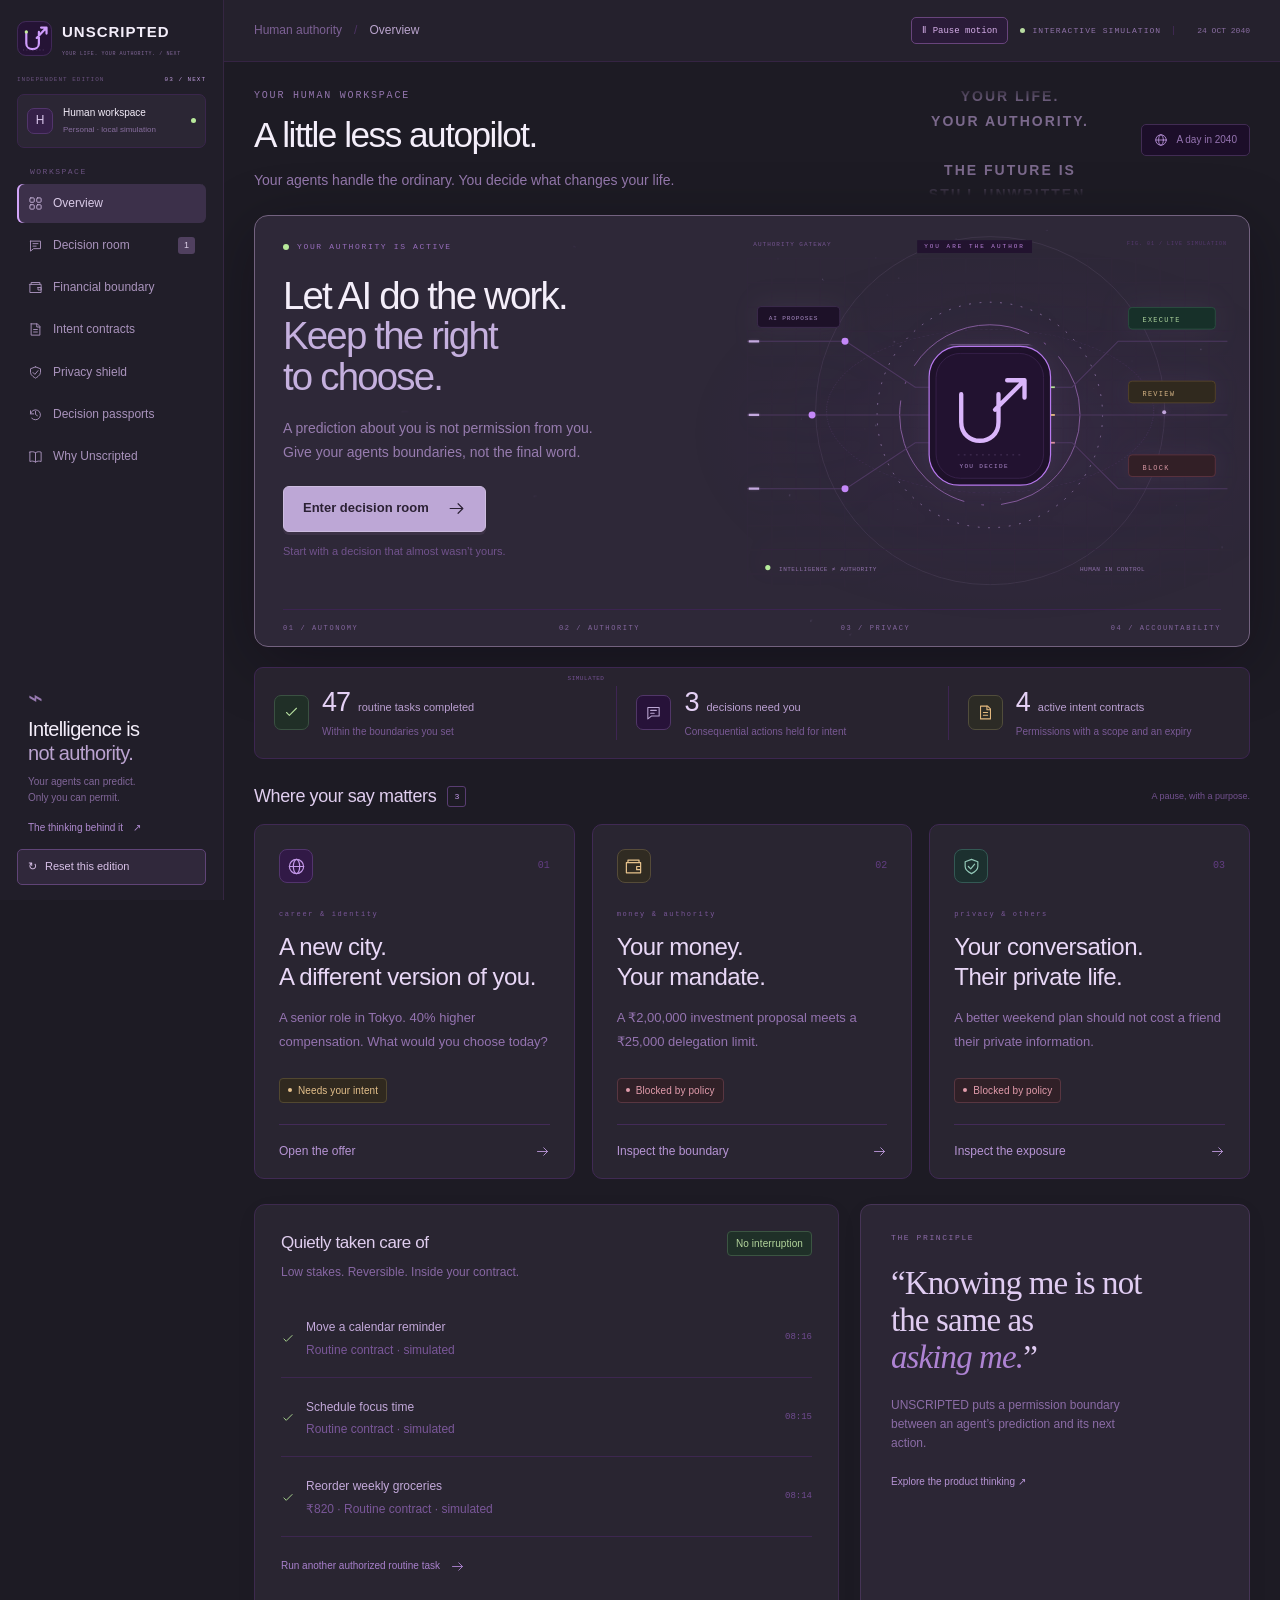
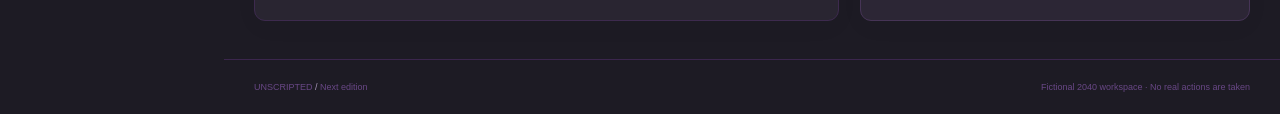
<file: crawl-preview.html>
<!doctype html>
<html lang="en">
<head>
  <meta charset="UTF-8">
  <meta name="viewport" content="width=device-width, initial-scale=1">
  <meta name="theme-color" content="#0b111a">
  <meta name="description" content="In a world that predicts your every move, keep the right to choose. UNSCRIPTED is an interactive personal AI intent firewall prototype.">
  <title>UNSCRIPTED Next — Intelligence is not authority.</title>
  <link rel="icon" href="data:image/svg+xml,%3Csvg%20xmlns%3D%22http%3A%2F%2Fwww.w3.org%2F2000%2Fsvg%22%20viewBox%3D%220%200%2064%2064%22%20fill%3D%22none%22%3E%3Crect%20x%3D%221%22%20y%3D%221%22%20width%3D%2262%22%20height%3D%2262%22%20rx%3D%2215%22%20fill%3D%22%23251335%22%20stroke%3D%22%235f3c7d%22%2F%3E%3Cpath%20d%3D%22M17%2020v21c0%2014%2023%2014%2023%200V20m4-8h10v11m0-11L36%2031%22%20stroke%3D%22%23cf9cfc%22%20stroke-width%3D%224%22%20stroke-linecap%3D%22round%22%20stroke-linejoin%3D%22round%22%2F%3E%3Cpath%20d%3D%22M11%2053h42%22%20stroke%3D%22%236c5184%22%20stroke-dasharray%3D%222%204%22%2F%3E%3Ccircle%20cx%3D%2217%22%20cy%3D%2220%22%20r%3D%223%22%20fill%3D%22%23c5ee9a%22%2F%3E%3C%2Fsvg%3E%0A" type="image/svg+xml">
  <style>
@font-face{font-family:Workspace;src:local('Aptos'),local('Segoe UI'),local('Arial');font-display:swap}
:root{--bg:#12131b;--surface:#1a1b25;--raised:#22232f;--line:#30303e;--text:#f0eef5;--muted:#a2a0b2;--purple:#c1adf4;--green:#a5cfb6;--amber:#d9b18b;--red:#dfaaaf;--radius:14px;color-scheme:dark;font-family:Workspace,'Segoe UI',sans-serif;font-size:14px}
*{box-sizing:border-box}body{margin:0;background:var(--bg);color:var(--text);line-height:1.6}button,input,textarea,select{font:inherit}button,a,input,textarea{touch-action:manipulation}button,a{ -webkit-tap-highlight-color:transparent}a{color:inherit;text-decoration:none}button{color:inherit;cursor:pointer}button:disabled{opacity:.45;cursor:not-allowed}button{border:0}button:focus-visible,a:focus-visible,input:focus-visible,textarea:focus-visible,summary:focus-visible{outline:2px solid var(--purple);outline-offset:5px}input,textarea{max-width:100%}p{margin:0 0 16px}h1,h2,h3{font-weight:500;line-height:1.2;margin:0}h1{font-size:38px;letter-spacing:-1.3px}h2{font-size:24px;letter-spacing:-.5px}h3{font-size:23px;letter-spacing:-.5px}small,.small{font-size:12px}em{font-family:Georgia,'Times New Roman',serif;font-weight:400;color:var(--purple)}.muted{color:var(--muted)}.mono,code,.eyebrow,.mini-label{font-family:Consolas,'Courier New',monospace}code{font-size:11px;overflow-wrap:anywhere}.eyebrow{font-size:10px;letter-spacing:1.7px;display:block;line-height:1.6;color:var(--muted)}.icon{width:19px;height:19px;flex-shrink:0;vertical-align:middle}.green{color:var(--green)}.lavender{color:var(--purple)}.amber,.warning-text{color:var(--amber)}.micro{color:var(--muted);font-size:11px;margin-top:14px;line-height:1.7}.text-link{display:inline-flex;gap:10px;align-items:center;padding:0;background:transparent;color:var(--purple);font-size:12px}.text-link:hover{color:#dfd3ff}.text-link .icon{width:15px}.btn{min-height:44px;display:inline-flex;justify-content:center;align-items:center;gap:18px;border-radius:7px;padding:11px 19px;font-weight:600;font-size:12px;transition:background .15s,transform .15s;border:1px solid transparent;text-align:center}.btn:hover:not(:disabled){transform:translateY(-1px)}.primary{background:var(--purple);color:#1e172e}.primary:hover:not(:disabled){background:#d2c0ff}.secondary{background:#24242f;color:var(--text);border-color:var(--line)}.secondary:hover{background:#30303e}.button-row{display:flex;flex-wrap:wrap;gap:12px;align-items:center;margin-top:22px}.button-stack{display:grid;gap:12px;margin-top:25px}.button-stack .text-link{justify-content:center;margin-top:5px}.live-dot{display:inline-block;width:6px;height:6px;border-radius:100%;background:var(--green);flex-shrink:0;box-shadow:0 0 0 4px #a5cfb60a}.skip{position:fixed;left:20px;top:-100px;background:var(--purple);color:var(--bg);padding:12px;z-index:20}.skip:focus{top:10px}.sr-only{position:absolute;width:1px;height:1px;padding:0;margin:-1px;overflow:hidden;clip:rect(0,0,0,0);white-space:nowrap;border:0}
.sidebar{position:fixed;top:0;left:0;bottom:0;width:235px;border-right:1px solid var(--line);background:#15161e;padding:34px 20px 20px;display:flex;flex-direction:column;z-index:5}.brand{display:flex;align-items:center;gap:10px;font-size:16px;font-weight:650;letter-spacing:1.5px}.brand-mark{position:relative;font-size:32px;line-height:1;background:var(--purple);color:#21182f;border-radius:10px;width:39px;height:39px;text-align:center;font-weight:700;letter-spacing:-2px;padding-right:7px}.brand-mark span{font-size:22px;position:absolute;right:2px;top:1px}.brand small{display:block;font:7px Consolas,monospace;letter-spacing:1.1px;color:var(--muted);margin-top:6px}.workspace{border:1px solid var(--line);border-radius:8px;padding:12px 10px;display:flex;align-items:center;gap:10px;margin:33px 0 27px;font-size:11px}.workspace small{display:block;font-size:9px;color:var(--muted);margin-top:3px}.workspace .live-dot{margin-left:auto;width:5px;height:5px}.avatar{width:28px;height:28px;display:grid;place-items:center;background:#343042;color:var(--purple);border:1px solid #4d4262;border-radius:50%;font-family:Georgia,serif}.nav-label{font:9px Consolas,monospace;letter-spacing:1.5px;color:#898696;margin:0 13px 11px}.nav-item{display:flex;gap:12px;align-items:center;padding:12px;margin-bottom:5px;border-radius:7px;font-size:12px;color:#b0adbe;white-space:nowrap}.nav-item .icon{width:17px;height:17px}.nav-item:hover{background:#22212c}.nav-item.active{background:#2c263c;color:#dacdfb;box-shadow:inset 2px 0 var(--purple)}.nav-count{margin-left:auto;display:grid;place-items:center;font-size:10px;background:#4b3f64;color:#e1d7f3;border-radius:4px;width:17px;height:17px}.sidebar-bottom{margin-top:auto;padding:35px 13px 24px}.sidebar-bottom p{font-size:20px;line-height:1.35;font-weight:300;letter-spacing:-.4px;margin-bottom:10px}.sidebar-bottom strong{font-weight:500;color:var(--purple)}.sidebar-bottom .small{font-size:11px;letter-spacing:0;line-height:1.65}.sidebar-bottom .text-link{font-size:10px}.boundary-icon{font-size:38px;color:var(--purple);line-height:1;margin-bottom:15px}.reset{display:flex;gap:10px;background:transparent;border-top:1px solid var(--line);padding:18px 13px 0;font-size:11px;color:var(--muted);width:100%}.reset:hover{color:var(--text)}.shell{margin-left:235px}.topbar{height:75px;border-bottom:1px solid var(--line);display:flex;align-items:center;justify-content:space-between;padding:0 40px;gap:12px}.breadcrumb{color:var(--muted);font-size:11px;display:flex;gap:15px}.breadcrumb span:last-child{color:#d3cedf}.breadcrumb>span:first-child{color:#575461}.topbar-right{display:flex;align-items:center;gap:23px}.simulation-label{font:9px Consolas,monospace;color:var(--muted);letter-spacing:1.1px;display:flex;align-items:center;gap:7px}.simulation-label i{width:5px;height:5px;background:var(--amber);border-radius:50%}.world-date{font:10px Consolas,monospace;color:#c2bdcf;border-left:1px solid var(--line);padding-left:23px}main{padding:35px 40px 45px;max-width:1510px;margin:auto;min-height:calc(100vh - 130px);outline:none}footer{max-width:1510px;margin:auto;border-top:1px solid var(--line);display:flex;justify-content:space-between;padding:20px 40px;color:#8c899c;font-size:9px;gap:20px}.page-heading{display:flex;justify-content:space-between;gap:20px;align-items:center;margin-bottom:30px}.page-heading .eyebrow{margin-bottom:10px}.page-heading p{color:var(--muted);font-size:12px;margin:12px 0 0;max-width:680px}.date-chip{display:flex;gap:8px;align-items:center;font-size:11px;border:1px solid var(--line);padding:7px 12px;border-radius:6px;color:var(--muted);white-space:nowrap}.date-chip .icon{width:14px;height:14px}.panel{background:var(--surface);border:1px solid var(--line);border-radius:var(--radius);padding:26px}.hero{position:relative;display:grid;grid-template-columns:1.05fr 1fr;background:#1b1b27;border:1px solid #393144;border-radius:16px;overflow:hidden;padding:33px 34px 0;gap:0}.hero-copy{z-index:1}.hero-copy .eyebrow{color:#c7bbde;display:flex;align-items:center;gap:8px;font-size:9px}.hero h2{font-size:44px;letter-spacing:-1.8px;line-height:1.09;margin:21px 0 18px}.hero h2 span{color:var(--purple)}.hero p{color:#a9a5b7;font-size:12px;line-height:1.8;margin-bottom:23px}.hero-note{display:block;color:#8e879f;font-size:10px;margin-top:11px}.system-art{display:flex;align-items:center;margin-right:-15px}.system-art svg{width:100%;max-width:480px}.hero-foot{grid-column:1/-1;display:flex;justify-content:space-between;margin-top:29px;padding:15px 0;border-top:1px solid #34303f;color:#a09aaf;font:8px Consolas,monospace;letter-spacing:1.3px}.stats{display:grid;grid-template-columns:1.2fr 1.1fr 1fr;margin:23px 0 29px;padding:22px 0;border:1px solid var(--line);border-radius:10px;background:#181922}.stats>div{display:flex;align-items:center;gap:13px;padding:0 20px;position:relative}.stats>div+div{border-left:1px solid var(--line)}.stat-icon{display:grid;place-items:center;width:34px;height:34px;border:1px solid #393643;border-radius:9px;flex-shrink:0}.stat-icon .icon{width:17px}.stats strong{font-size:25px;font-weight:500;line-height:1.2;white-space:nowrap}.stats strong small{font-size:11px;font-weight:400;color:#c4bfce;display:inline;margin-left:9px}.stats p{font-size:9px;color:var(--muted);margin:5px 0 0}.mini-label{position:absolute;right:12px;top:-12px;color:#a5a0b1;font-size:7px;letter-spacing:.5px}.section-title{display:flex;justify-content:space-between;align-items:center;gap:12px;margin-bottom:17px}.section-title h2{font-size:17px;display:flex;align-items:center;gap:11px;letter-spacing:-.1px}.count{font-size:9px;font-weight:400;border:1px solid #484053;color:var(--purple);border-radius:5px;min-width:19px;text-align:center;line-height:19px}.queue-grid{display:grid;grid-template-columns:repeat(3,minmax(0,1fr));gap:16px;margin-bottom:25px}.scenario{padding:22px 22px 0;border:1px solid var(--line);border-radius:12px;background:var(--surface);display:flex;flex-direction:column;overflow:hidden}.card-top{display:flex;justify-content:space-between;align-items:center;margin-bottom:23px}.card-top .mono{font-size:10px}.scenario-icon{width:34px;height:34px;border:1px solid #4c405e;background:#302638;display:grid;place-items:center;border-radius:9px;color:var(--purple);flex-shrink:0}.finance .scenario-icon{background:#302a23;border-color:#4a4037;color:var(--amber)}.privacy .scenario-icon{background:#26312d;border-color:#384b41;color:var(--green)}.scenario .eyebrow{font-size:8px;letter-spacing:1.2px;margin-bottom:12px}.scenario h3{font-size:22px;line-height:1.24;margin-bottom:14px}.scenario p{color:var(--muted);font-size:11px;line-height:1.75;margin-bottom:20px}.card-status{margin-top:auto;margin-bottom:19px}.badge{display:inline-flex;align-items:center;gap:6px;padding:4px 8px;border:1px solid transparent;border-radius:4px;font-size:9px;white-space:nowrap;line-height:1.3;font-weight:400}.badge i{width:4px;height:4px;background:currentColor;border-radius:50%}.badge.review{background:#332c45;border-color:#4c3e66;color:#c8b5ef}.badge.block{background:#362c29;border-color:#514137;color:#ddbc9c}.badge.execute{background:#26322e;border-color:#354b40;color:#b3d7bf}.card-link{display:flex;justify-content:space-between;align-items:center;text-align:left;border-top:1px solid var(--line);background:transparent;padding:15px 0;width:100%;font-size:10px;gap:6px}.card-link:hover{color:var(--purple)}.card-link .icon{width:15px}.bottom-grid{display:grid;grid-template-columns:1.5fr 1fr;gap:20px}.activity .section-title{margin-bottom:7px}.activity>p{font-size:11px}.activity-row{display:flex;align-items:center;padding:14px 0;gap:11px;border-bottom:1px solid #2c2c39}.activity-row strong{font-size:11px;font-weight:400}.activity-row small{display:block;color:var(--muted);font-size:9px;margin-top:3px}.activity-row>.mono{margin-left:auto;font-size:9px}.tiny-check .icon{width:14px;height:14px;color:var(--green)}.activity>.text-link{margin-top:20px;font-size:10px}.note-card{padding:27px 30px;background:#1d1c26}.note-card blockquote{font:29px/1.17 Georgia,serif;letter-spacing:-.6px;margin:20px 0}.note-card p{font-size:10px;max-width:260px}.note-card .text-link{font-size:10px}
.steps{display:grid;grid-template-columns:repeat(4,1fr);list-style:none;padding:0;margin:0 0 27px;gap:9px}.steps li{border-top:1px solid var(--line);padding:14px 0 0;color:var(--muted);font-size:10px;display:flex;gap:10px;align-items:center}.steps li>span{font:11px Consolas,monospace}.steps .current{border-color:var(--purple);color:var(--purple)}.steps .complete{border-color:var(--green);color:var(--green)}.decision-layout{display:grid;grid-template-columns:minmax(250px,.75fr) minmax(0,1.3fr);align-items:start;gap:23px}.offer{padding:0;overflow:hidden}.city-art{background:#24202d;border-bottom:1px solid #3b3148;padding:12px 12px 0}.city-art svg{width:100%;display:block}.offer-body{padding:24px}.offer .eyebrow{font-size:8px}.offer h2{font-size:23px;margin:13px 0 7px}.offer p{font-size:11px;color:var(--muted)}dl{margin:22px 0}dl>div{display:flex;justify-content:space-between;gap:15px;font-size:10px;border-bottom:1px solid var(--line);padding:12px 0}dt{color:var(--muted);flex-shrink:0}dd{margin:0;text-align:right;overflow-wrap:anywhere}.neutral-note{padding:14px 16px;background:#24232d;border:1px solid var(--line);border-radius:7px;font-size:10px;color:#b9b3c8;margin-top:20px;line-height:1.8}.decision{padding:32px}.decision>.eyebrow{margin-bottom:20px}.decision h2{font-size:31px;letter-spacing:-.8px;line-height:1.18;margin-bottom:19px}.decision>p{font-size:12px;line-height:1.85}.decision .btn.primary{margin-top:8px}.decision fieldset{padding:0;border:0;margin:24px 0 20px}.decision legend{font-size:11px;margin-bottom:13px;color:#c5bfd2}.choice{display:flex;align-items:center;gap:14px;padding:16px;border:1px solid #3b3747;background:#20202b;border-radius:9px;margin-bottom:10px;cursor:pointer;width:100%;text-align:left;transition:border-color .15s,background .15s}.choice:hover{border-color:#7d6c97;background:#272333}.choice:has(input:checked){border-color:var(--purple);background:#30263e}.choice input{accent-color:var(--purple);width:15px;height:15px;flex-shrink:0}.choice strong{display:block;font-weight:500;font-size:12px}.choice small{font-size:10px;display:block;color:var(--muted);margin-top:3px}.field-label{display:block;font-size:11px;font-weight:400;margin:0 0 20px;color:#d3cede}.field-label>span{font-size:9px;margin-left:6px}.field-label small{display:block;font-size:9px;margin-top:6px;font-weight:400}input[type=text],input[type=number],input[type=date],input[type=search],textarea{display:block;width:100%;background:#14151e;border:1px solid #3a3747;border-radius:6px;color:var(--text);padding:11px 12px;resize:vertical;font-size:12px;margin-top:8px;line-height:1.6}input::placeholder,textarea::placeholder{color:#898397}.decision form>textarea{margin-bottom:20px}.comparison{display:grid;grid-template-columns:1fr 1fr;margin:26px 0;border:1px solid #4c405b;border-radius:9px;overflow:hidden}.comparison>div{padding:19px;background:#282332}.comparison>div+div{border-left:1px solid #4c405b;background:#24212b}.comparison .eyebrow{font-size:8px;margin-bottom:12px}.comparison strong{font-size:13px;font-weight:500}.comparison p{font-size:10px;color:var(--muted);margin:10px 0 8px}.comparison small{font-size:9px;display:block;margin-top:12px;color:var(--muted)}.callout{display:flex;gap:12px;background:#292433;border:1px solid #453a56;border-radius:8px;padding:16px;margin:22px 0}.callout>.icon{color:var(--purple)}.callout strong{font-size:12px;font-weight:500}.callout p{font-size:11px;margin:5px 0 0;color:var(--muted)}.callout.danger{background:#2b2527;border-color:#4b3939;display:block}.policy-details{border:1px solid var(--line);border-radius:8px;background:#181821;margin:20px 0;overflow:hidden}.policy-details summary{display:flex;justify-content:space-between;align-items:center;gap:10px;padding:14px;cursor:pointer;font-size:11px;list-style:none}.policy-details summary>span:first-child{display:flex;align-items:center;gap:8px}.policy-details summary>span:first-child::after{content:'+';color:var(--muted);margin-left:5px}.policy-details[open] summary>span:first-child::after{content:'−'}.policy-details summary .icon{width:15px}.policy-checks{padding:0 16px 10px;border-top:1px solid var(--line)}.policy-checks>div{display:flex;gap:11px;align-items:flex-start;padding:10px 0;border-bottom:1px solid #2c2936}.policy-checks>div:last-child{border:0}.policy-checks p{margin:0;font-size:10px}.policy-checks strong{font-weight:400}.policy-checks small{display:block;color:var(--muted);font-size:10px;margin-top:3px}.policy-checks code{color:#aaa0b9;margin-left:6px;font-size:9px}.check-state{font-size:11px;flex-shrink:0;width:17px;line-height:18px;text-align:center;border-radius:4px}.check-state.pass{color:var(--green);background:#25382c}.check-state.review{color:var(--purple);background:#332c45}.check-state.block{color:var(--amber);background:#382b25}.authorization-options{margin-top:28px}.action-choice{gap:13px;padding:20px 15px}.action-choice>span:first-child{color:var(--purple)}.action-choice>.icon{margin-left:auto;width:15px}.completion-mark{display:grid;place-items:center;width:45px;height:45px;border:1px solid #50745d;border-radius:50%;background:#273b2d;color:var(--green);margin-bottom:22px}.branches{display:grid;grid-template-columns:1fr 1fr;gap:12px;margin:26px 0 0}.branches>div{padding:18px;background:#20202b;border:1px solid var(--line);border-radius:8px}.branches>div:last-child{background:#25222e;border-color:#504062}.branches .eyebrow{font-size:8px;margin-bottom:10px}.branches strong{font-size:12px;font-weight:500}.branches p{font-size:10px;color:var(--muted);margin:9px 0 0}.passport-detail{border:1px solid var(--line);background:#171820;border-radius:8px;margin:20px 0}.passport-detail summary{cursor:pointer;display:flex;gap:15px;justify-content:space-between;padding:15px;font-size:10px;color:#cfc6dc}.passport-detail summary .icon{width:14px}.passport-detail summary>span:last-child{font-size:9px;color:var(--muted)}.passport-detail dl{padding:0 17px;margin:0}.passport-detail dl>div{font-size:10px;align-items:flex-start}.passport-detail dl dd{max-width:72%}.passport-detail .button-row{padding:0 17px 16px;margin-top:17px}.passport-detail .text-link{font-size:10px}
.finance-layout,.privacy-layout{display:grid;grid-template-columns:1.1fr 1fr;gap:23px;align-items:start}.large-icon{display:grid;place-items:center;width:54px;height:54px;border-radius:14px;border:1px solid #514333;background:#30281f;color:var(--amber);margin:26px 0}.large-icon .icon{width:26px;height:26px}.large-icon.green{color:var(--green);border-color:#405e4b;background:#25382c}.finance-proposal h2{font-size:22px}.money{font-size:46px;letter-spacing:-1.3px;font-weight:350;margin:20px 0 23px}.money span{display:block;font:9px Consolas,monospace;color:var(--muted);letter-spacing:1.1px;margin-top:9px}.finance-proposal>p{font-size:12px;line-height:1.8}.compact-dl>div{font-size:10px}.limit-visual{padding:20px;background:#22212b;border:1px solid var(--line);border-radius:9px;margin-top:26px}.limit-visual>div{display:flex;justify-content:space-between;font-size:10px;gap:10px}.limit-visual strong{color:var(--amber);font-weight:500}.limit-visual small{font-size:9px;color:var(--muted)}.limit-track{height:7px;border-radius:5px;background:#3e3543;margin:14px 0}.limit-track>span{background:var(--amber);border-radius:5px;min-width:0;height:100%}hr{border:0;border-top:1px solid var(--line);margin:27px 0}#finance-review p{font-size:11px;line-height:1.8;margin:15px 0}.result-note{display:flex;align-items:start;gap:10px;background:#24332a;border:1px solid #3d5b47;border-radius:8px;font-size:11px;color:var(--green);padding:15px;margin-top:23px}.result-note .icon{width:16px;margin-top:2px}.privacy-layout .panel>h2{font-size:29px;margin:21px 0 15px}.privacy-layout .panel>p{font-size:12px;line-height:1.8}.payload{border:1px solid #493b3f;border-radius:8px;background:#201c24;margin-top:24px;overflow:hidden}.payload-header{padding:13px;background:#2a242d;display:flex;justify-content:space-between;align-items:center;gap:10px;border-bottom:1px solid #493b3f}.payload-header .mono{font-size:9px;color:var(--muted)}.payload-header .text-link{font-size:9px}.payload>div:not(.payload-header){padding:16px;display:flex;gap:10px;flex-wrap:wrap;border-bottom:1px solid #3b3037}.payload>div:last-child{border:0}.payload>div>span:first-child{font-size:11px;width:100%;color:var(--muted)}.payload code{font-size:11px;color:#d7b0b8;max-width:100%;overflow-wrap:anywhere}.data-tag{font:7px Consolas,monospace;letter-spacing:.7px;background:#49313c;border-radius:3px;padding:3px 5px;color:#dbb1c3;align-self:center;margin-left:auto}.safe-alternative .eyebrow{color:#a5c4ae}.safe-alternative>.large-icon{margin-bottom:20px}.safe-alternative h2{font-size:32px!important}.safe-alternative em{color:var(--green)}.safe-payload{padding:22px;border:1px solid #415847;border-radius:10px;background:#202b25;margin:25px 0}.safe-payload .eyebrow{font-size:8px}.safe-payload p{font:20px/1.5 Georgia,serif;color:#d0dfd2;margin:15px 0 20px}.safe-payload>div{font-size:9px;color:var(--green);display:flex;align-items:center;gap:6px}.safe-payload .icon{width:13px;height:13px}.safe-alternative>.text-link{display:flex;margin-top:18px}.safe-alternative>.btn{width:100%}.contracts-layout{display:grid;grid-template-columns:.7fr 1.3fr;gap:25px;align-items:start}.contract-list{display:flex;flex-direction:column;gap:12px}.contract-tab{display:flex;align-items:center;gap:12px;text-align:left;padding:17px;position:relative}.contract-tab>span:nth-child(2){flex:1}.contract-tab strong{font-size:11px;font-weight:500}.contract-tab small{font-size:9px;display:block;color:var(--muted);margin-top:6px}.contract-tab>.icon{width:13px;color:var(--muted)}.contract-tab.selected{border-color:#927caf;background:#282233}.contract-tab:hover{border-color:#7f6b98}.contract-principle{padding:23px}.contract-principle .eyebrow{font-size:8px}.contract-principle p{font-size:12px;line-height:1.8;color:var(--muted);margin-top:15px}.contract-editor .section-title{margin-bottom:25px}.contract-editor .section-title .mono{font-size:8px}.contract-editor .section-title h2{font-size:22px}.toggle-field{display:flex;align-items:center;justify-content:space-between;gap:15px;padding:16px 0;border-top:1px solid var(--line);border-bottom:1px solid var(--line);margin-bottom:22px}.toggle-field strong{font-size:12px;font-weight:500}.toggle-field small{display:block;font-size:10px;color:var(--muted);margin-top:5px}.toggle-field input{appearance:none;width:35px;height:20px;border-radius:20px;background:#494550;border:1px solid #66616e;flex-shrink:0;position:relative;cursor:pointer}.toggle-field input:before{content:'';width:12px;height:12px;position:absolute;top:3px;left:4px;border-radius:50%;background:#e1dbe8;transition:left .15s}.toggle-field input:checked{background:#a38aca;border-color:#bfa8e3}.toggle-field input:checked:before{left:17px;background:#21182f}.form-grid{display:grid;grid-template-columns:1fr 1fr;gap:0 18px}.live-evaluation{border-top:1px solid var(--line);padding-top:22px;margin-top:28px}.live-evaluation>.eyebrow{font-size:9px}.history-tools{display:flex;justify-content:space-between;gap:20px;align-items:center;flex-wrap:wrap}.filters{display:flex;gap:5px;flex-wrap:wrap}.filter{font-size:10px;color:var(--muted);background:transparent;border-radius:5px;padding:8px 10px;border:1px solid transparent}.filter.active{color:var(--purple);background:#30283f;border-color:#4e4063}.filter:hover{background:#2c2935}.search-label{min-width:210px;flex:1;max-width:270px}.search-label input{margin:0;font-size:10px}.history-count{font-size:10px;color:var(--muted);padding:20px 0;border-bottom:1px solid var(--line)}.history-row{padding:19px 0 0;border-bottom:1px solid var(--line)}.history-row:last-child{border:0}.history-heading{display:flex;align-items:center;gap:14px}.history-heading strong{font-size:12px;font-weight:500}.history-heading p{font-size:10px;color:#c0b8ce;margin:4px 0 0}.history-heading>.badge{margin-left:auto}.history-heading .scenario-icon.green{background:#23322a;border-color:#3e5144;color:var(--green)}.history-row .passport-detail{border:0;background:transparent;margin:8px 0}.history-row .passport-detail summary{padding:9px 0}.empty-state{text-align:center;padding:50px 20px;color:var(--purple)}.empty-state p{font-size:12px;margin-top:15px}.research-hero{padding:35px 0 40px;display:grid;grid-template-columns:1fr 1fr;gap:10px 55px;border-bottom:1px solid var(--line);margin-bottom:30px}.research-hero>.eyebrow{grid-column:1/-1}.research-hero h2{font-size:45px;letter-spacing:-1.4px;line-height:1.16;margin-top:10px}.research-hero p{font-size:14px;line-height:1.9;color:#c0bbce;align-self:center}.evidence-grid{display:grid;grid-template-columns:repeat(3,minmax(0,1fr));gap:17px}.evidence-grid .panel{padding:23px;display:flex;flex-direction:column}.evidence-grid .eyebrow{font-size:8px;letter-spacing:1.2px}.evidence-number{font-size:39px;color:var(--purple);font-weight:350;letter-spacing:-1px;margin:20px 0}.evidence-number span{font-size:16px;letter-spacing:0}.evidence-number i{font:23px Georgia,serif;color:#786a8b;margin:0 6px}.evidence-grid p{font-size:12px;line-height:1.8}.evidence-grid small{color:var(--muted);font-size:10px;line-height:1.8;margin-top:auto}.evidence-grid a{font-size:10px;color:var(--purple);margin-top:16px}.mechanism{margin:30px 0}.engine-flow{display:flex;gap:20px;align-items:center;justify-content:space-between;margin:25px 0}.engine-flow>div{border:1px solid #50405f;border-radius:7px;background:#282230;font-size:12px;padding:17px 23px;flex:1;text-align:center}.engine-flow small{color:var(--muted);font-size:9px}.engine-flow>span{color:var(--purple)}.mechanism>p{font-size:11px;margin:0}.thinking-grid{display:grid;grid-template-columns:1fr 1fr;gap:20px}.thinking-grid .eyebrow{font-size:9px}.thinking-grid h2{font-size:25px;margin:16px 0 22px}.thinking-grid p,.adoption p{font-size:12px;line-height:1.9}.thinking-grid p:last-child{margin:0}.adoption{margin-top:20px}.adoption .eyebrow{font-size:9px}.adoption p{margin:15px 0 0}.storage-warning{padding:13px;margin-bottom:20px;background:#42312d;color:#efd3bc;border-radius:7px;font-size:11px}#toast{position:fixed;bottom:25px;left:calc(50% + 117px);transform:translate(-50%,15px);opacity:0;background:#e0d6f4;color:#251e30;box-shadow:0 10px 50px #0006;padding:13px 22px;border:1px solid #c6b2e8;border-radius:9px;font-size:12px;z-index:30;max-width:550px;width:max-content;pointer-events:none;transition:opacity .2s,transform .2s}#toast.visible{opacity:1;transform:translate(-50%,0)}dialog{max-width:490px;background:var(--surface);border:1px solid #5a486b;border-radius:14px;padding:30px;color:var(--text)}dialog::backdrop{background:#090a10b8;backdrop-filter:blur(4px)}dialog h2{margin:18px 0}dialog p{color:var(--muted);font-size:12px}.contract-tab .scenario-icon{width:30px;height:30px}
@media(min-width:1600px){main{padding-top:45px}.hero{padding-top:42px}.hero h2{font-size:53px}.hero-copy p{font-size:14px}.hero-copy{padding-bottom:10px}.scenario h3{font-size:27px}.scenario p{font-size:12px}.hero-foot{margin-top:38px}.system-art svg{max-width:550px}.stats{padding:27px 0}.stats strong small{font-size:12px}}
@media(max-width:1200px){.sidebar{width:210px;padding-left:15px;padding-right:15px}.shell{margin-left:210px}.topbar{padding:0 27px}main{padding:30px 27px}.hero{padding-left:27px;padding-right:27px}.hero h2{font-size:39px}.stats>div{padding:0 13px;gap:10px}.stats strong small{display:block;margin:4px 0 0;font-size:10px}.stats p{font-size:8px}.stats .stat-icon{width:29px;height:29px}.scenario{padding:20px 18px 0}.scenario h3{font-size:20px}.decision{padding:25px}.decision h2{font-size:28px}.decision-layout{grid-template-columns:.8fr 1.2fr;gap:18px}.offer-body{padding:20px}.offer dl>div{flex-direction:column;gap:3px}.offer dd{text-align:left}.finance-layout,.privacy-layout{gap:18px}.panel{padding:22px}.offer{padding:0}.decision-layout .offer{padding:0}.evidence-number{font-size:32px}.evidence-grid .panel{padding:18px}.engine-flow{gap:12px}.engine-flow>div{padding:15px 10px}.sidebar-bottom{padding-top:20px}.world-date{font-size:9px}.simulation-label{font-size:8px}.contracts-layout{grid-template-columns:.75fr 1.25fr;gap:18px}.contract-tab{padding:12px;gap:10px}.contract-tab>.icon{display:none}#toast{left:calc(50% + 105px)}}
@media(max-width:1000px){.sidebar{width:190px;padding:25px 12px 16px}.brand{font-size:13px;gap:8px}.brand-mark{width:33px;height:33px;font-size:29px}.brand small{font-size:6px}.workspace{padding:10px 7px;font-size:10px;gap:8px}.workspace small{font-size:8px}.nav-item{font-size:11px;padding:10px;gap:9px}.sidebar-bottom{padding-left:10px}.sidebar-bottom p{font-size:18px}.sidebar-bottom .text-link{font-size:9px}.shell{margin-left:190px}.topbar{padding:0 22px;height:63px}.topbar-right{gap:10px}.world-date{display:none}.breadcrumb{font-size:10px;gap:9px}main{padding:27px 22px}h1{font-size:32px}.page-heading{margin-bottom:24px}.hero{padding:26px 25px 0;grid-template-columns:1.2fr 1fr}.hero h2{font-size:34px}.hero p{font-size:11px}.hero-copy .eyebrow{font-size:8px}.hero-foot{font-size:7px;letter-spacing:.4px}.hero-note{font-size:8px}.system-art{margin-left:-15px;margin-right:-20px}.stats{grid-template-columns:1fr 1fr 1fr}.stats>div{align-items:flex-start;gap:8px;padding:0 10px}.stats strong{font-size:23px}.stats p{line-height:1.6}.stats .stat-icon{display:none}.scenario h3{font-size:19px}.scenario{padding:17px 15px 0}.scenario p{font-size:10px}.scenario .eyebrow{font-size:7px;letter-spacing:.7px}.scenario-icon{width:31px;height:31px}.card-top{margin-bottom:18px}.card-link{font-size:9px}.queue-grid{gap:12px}.badge{font-size:8px}.bottom-grid{gap:15px;grid-template-columns:1.2fr 1fr}.panel{padding:19px}.section-title h2{font-size:15px}.section-title>.small{font-size:10px}.activity-row strong{font-size:10px}.note-card blockquote{font-size:26px}.decision-layout{grid-template-columns:.75fr 1.25fr;gap:15px}.decision{padding:23px}.decision h2{font-size:26px}.offer h2{font-size:20px}.offer .eyebrow{font-size:7px}.choice{padding:13px;gap:10px}.choice strong{font-size:11px}.choice small{font-size:9px}.steps li{font-size:9px;gap:7px}.steps li>span{font-size:10px}.comparison{grid-template-columns:1fr}.comparison>div+div{border-left:0;border-top:1px solid #4c405b}.comparison>div{padding:15px}.branches{grid-template-columns:1fr}.finance-layout,.privacy-layout{grid-template-columns:1fr}.finance-proposal .large-icon{float:right;margin:20px 0}.finance-layout .decision h2{font-size:30px}.privacy-layout .safe-alternative{padding:25px}.contracts-layout{grid-template-columns:1fr}.contract-list{display:grid;grid-template-columns:1fr 1fr;gap:10px}.contract-principle{display:none}.evidence-grid{grid-template-columns:1fr}.evidence-grid .panel{padding:24px}.evidence-number{font-size:43px;margin:16px 0}.evidence-grid p{font-size:13px}.research-hero{gap:20px 25px}.research-hero h2{font-size:37px}.research-hero p{font-size:12px}.engine-flow{flex-direction:column;gap:10px}.engine-flow>div{width:100%}.engine-flow>span{transform:rotate(90deg)}.thinking-grid{gap:15px}.thinking-grid h2{font-size:23px}.thinking-grid p{font-size:11px}footer{padding:20px 22px;font-size:8px}#toast{left:calc(50% + 95px);max-width:calc(100vw - 230px)}}
@media(max-width:760px){.sidebar{position:relative;width:100%;height:auto;padding:18px 20px 0;border-right:0;border-bottom:1px solid var(--line);display:block}.brand{font-size:15px}.brand-mark{width:34px;height:34px}.brand small{font-size:6px}.workspace,.nav-label,.sidebar-bottom{display:none}.sidebar nav{display:flex;gap:4px;overflow-x:auto;margin-top:21px;padding-bottom:8px;scrollbar-width:thin;scrollbar-color:#53435e transparent}.nav-item{font-size:10px;padding:9px 11px;gap:7px;flex-shrink:0;margin:0}.nav-item .icon{width:14px;height:14px}.nav-item.active{box-shadow:inset 0 -2px var(--purple)}.nav-count{font-size:8px;width:14px;height:14px}.reset{position:absolute;right:20px;top:21px;border:0;width:auto;font-size:10px;padding:3px}.shell{margin-left:0}.topbar{height:47px;padding:0 20px}.breadcrumb{font-size:9px}.simulation-label{font-size:7px;letter-spacing:.6px}main{padding:25px 20px 35px}.page-heading{margin-bottom:25px;align-items:flex-start}h1{font-size:32px}.page-heading .eyebrow{font-size:8px}.page-heading p{font-size:11px;line-height:1.8}.date-chip{display:none}.hero{padding:26px 26px 0;grid-template-columns:1.2fr 1fr}.hero h2{font-size:38px}.hero p{font-size:11px}.stats strong small{font-size:10px}.stats>div{padding:0 15px}.stats .stat-icon{display:none}.scenario h3{font-size:21px}.scenario p{font-size:11px}.card-top{margin-bottom:20px}.queue-grid{grid-template-columns:1fr}.scenario{display:grid;grid-template-columns:50px 1fr 170px;gap:0 15px;padding:21px 22px}.scenario .card-top{grid-column:1;grid-row:1/5;align-items:flex-start;margin:0;display:block}.card-top .mono{display:block;margin-top:15px;text-align:center;width:31px}.scenario>.eyebrow{grid-column:2;font-size:8px}.scenario h3{grid-column:2;grid-row:2}.scenario p{grid-column:2;grid-row:3;margin:3px 0 0}.scenario>.card-status{grid-column:3;grid-row:2;align-self:center;justify-self:end;margin:0}.scenario>.card-link{grid-column:3;grid-row:3;align-self:end;justify-self:end;border:0;width:auto;padding:10px 0 0;font-size:10px;gap:10px}.section-title h2{font-size:16px}.bottom-grid{gap:15px;grid-template-columns:1.2fr 1fr}.decision-layout{grid-template-columns:.8fr 1.2fr}.decision h2{font-size:25px}.decision{padding:22px}.offer-body{padding:17px}.offer h2{font-size:19px}.policy-details summary{padding:12px;font-size:10px}.policy-details summary .badge{font-size:7px}.decision>.eyebrow{font-size:8px}.offer .neutral-note{padding:12px;font-size:9px}.form-grid{grid-template-columns:1fr 1fr}.research-hero h2{font-size:37px}.history-heading{gap:10px}.history-heading p{font-size:9px}.history-heading strong{font-size:11px}.history-heading>.badge{font-size:7px}.history-heading .scenario-icon{width:28px;height:28px}.history-tools .search-label{max-width:none}.thinking-grid h2{font-size:23px}.page-heading>.btn{padding:9px 12px;white-space:nowrap;font-size:10px}footer{padding:18px 20px;font-size:7px}#toast{left:50%;max-width:calc(100vw - 35px);font-size:11px}.steps li{font-size:8px}.steps li>span{font-size:9px}.passport-detail summary{flex-wrap:wrap;gap:5px}.passport-detail dl>div{display:block}.passport-detail dl dd{max-width:100%;text-align:left;margin-top:5px}.passport-detail dl dt{font-size:9px}.passport-detail .button-row{gap:15px}.contract-tab strong{font-size:11px}.contract-tab small{font-size:9px}}
@media(max-width:540px){main{padding:25px 18px 30px}.topbar{padding:0 18px}.breadcrumb{gap:7px;font-size:8px}.simulation-label{font-size:6px;letter-spacing:.3px}.sidebar{padding-left:18px;padding-right:18px}.brand{font-size:14px}.reset{right:18px}h1{font-size:31px;letter-spacing:-1px}.page-heading p{font-size:11px;max-width:320px}.hero{display:flex;flex-direction:column;padding:25px 24px 0;gap:0}.hero h2{font-size:41px;letter-spacing:-1.8px;line-height:1.06;margin:22px 0 18px}.hero p br{display:none}.hero p{max-width:290px;font-size:12px}.hero-note{font-size:9px}.hero-copy .eyebrow{font-size:8px;letter-spacing:1.1px}.system-art{margin:8px -20px -9px;justify-content:center;height:201px}.system-art svg{max-width:340px;height:220px}.hero-foot{font-size:6px;letter-spacing:.3px;margin-top:12px;gap:8px;padding:13px 0}.hero-foot span{max-width:70px;line-height:1.6}.hero-copy .btn{width:100%;justify-content:space-between;padding-left:17px;padding-right:17px}.stats{padding:19px 0;margin-top:16px;margin-bottom:26px;grid-template-columns:1fr 1fr 1fr}.stats>div{padding:0 10px}.stats strong{font-size:25px;line-height:1}.stats strong small{font-size:8px;white-space:normal;line-height:1.5;max-width:90px;margin-top:8px;min-height:24px}.stats p{display:none}.stats .mini-label{top:-12px;right:8px;font-size:6px}.section-title{gap:6px;align-items:center}.section-title h2{font-size:15px}.section-title>.small{font-size:8px}.scenario{display:flex;padding:22px 22px 0}.scenario .card-top{display:flex;width:100%;margin-bottom:22px}.card-top .mono{margin:0;width:auto}.scenario .eyebrow{font-size:8px}.scenario h3{font-size:27px;line-height:1.2}.scenario h3 br{display:none}.scenario p{font-size:12px;margin:0 0 21px;line-height:1.8}.scenario>.card-status{align-self:flex-start;margin-bottom:18px}.scenario>.card-link{align-self:stretch;border-top:1px solid var(--line);width:100%;padding:16px 0;font-size:11px;justify-content:space-between}.badge{font-size:9px}.bottom-grid{grid-template-columns:1fr}.activity .section-title h2{font-size:16px}.activity-row strong{font-size:11px}.activity-row small{font-size:9px}.note-card{padding:25px}.note-card blockquote{font-size:33px}.note-card p{font-size:11px}.note-card .text-link{font-size:11px}.steps{gap:9px;margin-bottom:20px}.steps li{display:block;line-height:1.6;font-size:8px;max-width:100%;padding-top:9px}.steps li>span{display:block;font-size:10px;margin-bottom:5px}.decision-layout{display:flex;flex-direction:column;gap:19px}.offer{width:100%}.city-art{height:114px;padding:0 12px;overflow:hidden}.city-art svg{max-width:310px;transform:translateY(-29px);margin:auto}.offer-body{padding:20px}.offer .eyebrow{font-size:8px}.offer h2{font-size:22px;margin-top:11px}.offer-body>p{font-size:11px;margin:7px 0}.offer dl{display:grid;grid-template-columns:1fr 1fr;gap:0 12px;margin:10px 0}.offer dl>div{font-size:9px;padding:9px 0;gap:4px}.offer dl dd{font-size:10px}.offer .neutral-note{font-size:9px;margin-top:10px;padding:10px 12px}.decision{width:100%;padding:24px 21px}.decision h2{font-size:29px;letter-spacing:-.7px}.decision .btn{width:100%}.decision>.eyebrow{font-size:8px}.decision>p{font-size:12px}.choice{padding:16px 13px}.choice strong{font-size:12px}.choice small{font-size:10px}.decision fieldset{margin:22px 0}.decision legend{font-size:10px}.micro{font-size:10px}.comparison{grid-template-columns:1fr}.comparison .eyebrow{font-size:8px}.comparison strong{font-size:14px}.comparison>div{padding:18px}.callout{padding:14px}.callout p{font-size:11px}.policy-details summary .badge{font-size:8px}.policy-details summary{font-size:10px;gap:6px}.policy-details summary .icon{width:13px}.policy-details summary>span:first-child{gap:5px}.branches .eyebrow{font-size:8px}.branches strong{font-size:13px}.branches p{font-size:11px}.passport-detail summary{font-size:10px}.passport-detail dl>div{font-size:10px}.passport-detail .button-row .text-link{font-size:9px}.page-heading>.btn{font-size:9px;gap:7px;padding:8px 10px;min-height:37px}.page-heading>.btn>.icon{width:14px}.finance-proposal{padding:22px}.finance-proposal .eyebrow{font-size:8px}.finance-proposal>.section-title{align-items:start;gap:5px}.finance-proposal h2{font-size:22px}.finance-proposal .large-icon{width:43px;height:43px}.money{font-size:42px}.finance-proposal .compact-dl>div{flex-direction:column;gap:4px}.compact-dl dd{text-align:left}.finance-layout .decision h2{font-size:30px}.privacy-layout .panel{padding:22px}.privacy-layout .section-title{gap:6px;align-items:start}.privacy-layout .section-title>.eyebrow{font-size:8px}.privacy-layout .section-title>.badge{font-size:8px}.privacy-layout .panel>h2{font-size:28px}.payload-header .text-link{font-size:8px}.payload-header .mono{font-size:8px}.payload code{font-size:10px}.safe-payload{padding:19px}.safe-payload p{font-size:20px}.safe-alternative h2{font-size:31px!important}.contract-list{gap:9px}.contract-tab{gap:9px;padding:13px 11px;align-items:start}.contract-tab strong{font-size:10px;line-height:1.5;display:block}.contract-tab small{font-size:8px;line-height:1.7}.contract-tab .scenario-icon{display:none}.contract-editor{padding:23px 20px}.contract-editor .section-title{gap:10px;align-items:start}.contract-editor .section-title h2{font-size:21px}.contract-editor .section-title .mono{font-size:7px;max-width:75px;text-align:right}.toggle-field small{font-size:9px}.form-grid{grid-template-columns:1fr}.field-label{font-size:11px}.contract-editor .button-row>.btn{width:100%}.history-tools{gap:15px}.filter{font-size:9px;padding:7px 8px}.filters{gap:3px}.history-count{font-size:9px}.history-heading{flex-wrap:wrap;gap:9px}.history-heading>div{flex:1}.history-heading strong{font-size:12px}.history-heading p{font-size:9px}.history-heading>.badge{margin:4px 0 0 37px;font-size:8px}.history-row .passport-detail summary{font-size:9px}.history-row .passport-detail summary>span:last-child{font-size:8px}.research-hero{display:block;padding:15px 0 25px}.research-hero h2{font-size:39px;margin:18px 0 24px}.research-hero p{font-size:13px;line-height:1.9}.evidence-grid{gap:15px}.evidence-grid .panel{padding:24px}.evidence-grid p{font-size:13px}.evidence-grid small{font-size:10px}.evidence-grid a{font-size:11px}.evidence-number{font-size:45px}.thinking-grid{grid-template-columns:1fr}.thinking-grid .panel,.mechanism,.adoption{padding:24px}.thinking-grid h2{font-size:27px}.thinking-grid p,.adoption p{font-size:12px}.adoption .eyebrow{font-size:8px}.engine-flow>div{padding:20px;font-size:13px}footer{display:block;padding:20px 18px;font-size:8px}footer>span{display:block;margin-bottom:7px}dialog{width:calc(100vw - 32px);padding:25px}dialog .button-row .btn{width:100%}}
@media(prefers-reduced-motion:reduce){*,*::before,*::after{animation:none!important;transition:none!important;scroll-behavior:auto!important}}
@media print{.sidebar,.topbar,footer,#toast{display:none}.shell{margin:0}body{background:#fff;color:#111}main{padding:15px}.panel{break-inside:avoid}}

/* UNSCRIPTED Next. Precise, kinetic, and grounded in an actual decision workspace. */
:root{--bg:#130b1a;--surface:#1e1229;--raised:#271934;--line:#392947;--text:#f4eefa;--muted:#ab99bb;--purple:#ca99f5;--green:#b9e99b;--amber:#ebbd7d;--red:#e99ca8;--radius:12px;font-family:'Segoe UI',Arial,sans-serif}
body{background:#130b1a;color:#f4eefa}::selection{background:#ca9bf4;color:#221032}button,a,input,textarea,summary{outline-offset:5px}.muted{color:#ab99bb}em{color:#d4b5f0}.text-link{color:#c99cf0}.text-link:hover{color:#eeddfc}h1{font-weight:400;letter-spacing:-1.5px;font-size:40px}h2,h3{font-weight:450}.eyebrow{color:#a690ba;letter-spacing:1.6px}.btn{border-radius:6px;font-weight:600;font-size:12px;min-height:46px;position:relative;overflow:hidden;transition:background .2s,transform .2s,border-color .2s,box-shadow .2s}.btn.primary{background:#cea1f6;color:#241035;border:1px solid #ddb9fc;box-shadow:0 3px 0 #79549940}.btn.primary:hover:not(:disabled){background:#e6ccfd;transform:translateY(-2px);box-shadow:0 6px 24px #bf87f01a}.btn.primary:active:not(:disabled){transform:translateY(0)}.btn.primary .icon{transition:transform .25s}.btn.primary:hover .icon{transform:translateX(4px)}.btn.secondary{background:#281836;border-color:#49335c;color:#dbc9eb}.btn.secondary:hover{background:#372249;border-color:#795896}.live-dot{background:#b8e99b;box-shadow:none}.icon{stroke-width:1.5}.sidebar{background:#180e21;border-color:#352642;padding:28px 20px 20px;width:238px}.brand{font-size:16px;letter-spacing:1px;gap:11px}.brand-mark{background:none;padding:0;width:39px;height:39px;flex-shrink:0;border-radius:0}.brand-mark svg{width:100%;height:100%;display:block}.brand small{color:#826899;font-size:6px;letter-spacing:.65px;margin-top:7px}.edition-label{margin:29px 0 0;display:flex;justify-content:space-between;color:#6a527f;font:7px Consolas,monospace;letter-spacing:1px}.edition-label b{color:#bd9bda;font-weight:400}.workspace{margin:13px 0 27px;border-color:#3a264c;background:#1e102b;border-radius:7px;padding:13px 10px}.workspace small{color:#886e9f}.avatar{background:#352048;color:#ddc9ef;border-color:#52356c;border-radius:7px;font-family:inherit;font-size:12px}.nav-label{color:#6b5281;font-size:8px}.nav-item{position:relative;border-radius:6px;color:#a993bc;transition:background .2s,color .2s,box-shadow .2s;padding:12px 13px}.nav-item:hover{background:#281737;color:#e8d7f7}.nav-item.active{background:#311a46;color:#d7aefa;box-shadow:inset 2px 0 #d2a5f9}.nav-item.active .icon{color:#d8b1fa}.nav-count{background:#4b2a68;color:#ecd7ff;border-radius:3px;font-size:9px}.sidebar-bottom p{font-size:23px;line-height:1.2;letter-spacing:-.65px}.sidebar-bottom strong{color:#ca9ff0}.sidebar-bottom .small{color:#816699;font-size:10px;line-height:1.9;margin-top:15px}.sidebar-bottom .text-link{font-size:9px;color:#af8acf}.boundary-icon{font-family:Georgia,serif;font-size:45px;color:#9679af}.reset{font-size:10px;border-color:#382548;color:#866b9d}.reset:hover{color:#dcbef7}.shell{margin-left:238px}.topbar{height:69px;background:#170d20;border-color:#352443;padding:0 39px}.breadcrumb{font-size:10px;color:#7d6195;gap:12px}.breadcrumb span:last-child{color:#baa4cd}.breadcrumb>span:first-child{color:#4c3262}.simulation-label{font-size:8px;color:#9073aa;letter-spacing:1.05px}.simulation-label i{background:#b8dca1}.world-date{color:#896da1;font-size:9px;border-color:#3e2851}.topbar-right{gap:19px}main{padding:35px 39px 45px;max-width:1550px}.page-heading{margin-bottom:29px}.page-heading .eyebrow{color:#9375ad;font-size:9px;letter-spacing:1.8px;margin-bottom:12px}.page-heading p{font-size:12px;color:#9478ac;line-height:1.8}.date-chip{border-color:#412c53;background:#1c0e29;color:#9574b1;font-size:10px;border-radius:5px}.date-chip .icon{color:#b791d9}.panel{border-color:#3d2a4e;background:#20122c;box-shadow:0 6px 25px #00000009;border-radius:11px}.hero{background:#1e102b;border-color:#4a3061;border-radius:14px;padding:34px 34px 0;grid-template-columns:1fr 1.02fr;isolation:isolate}.hero::before,.scenario::before{content:'';position:absolute;pointer-events:none;inset:0;opacity:0;border-radius:inherit;background:radial-gradient(350px circle at var(--pointer-x,50%) var(--pointer-y,50%),#c898f20a,transparent 70%);transition:opacity .3s;z-index:-1}.hero:hover::before,.scenario:hover::before{opacity:1}.hero-copy .eyebrow{color:#976dbc;letter-spacing:1.65px;font-size:8px}.hero h2{font-size:46px;font-weight:350;line-height:1.06;letter-spacing:-1.8px;margin:27px 0 22px}.hero h2 span{color:#d8b1fa}.hero p{color:#977caf;font-size:12px;line-height:1.9;max-width:380px}.hero-note{color:#71528c;font-size:9px;margin-top:14px}.hero-foot{color:#84669f;border-color:#3c2451;font-size:7px;letter-spacing:1.6px;padding:16px 0;margin-top:28px}.next-system{display:flex;flex-direction:column;justify-content:center;margin:0 -18px 0 0;position:relative;min-width:0}.diagram-index{display:flex;justify-content:space-between;width:100%;padding:0 6px;font:6px Consolas,monospace;color:#745490;letter-spacing:1px;gap:12px;margin-bottom:10px}.diagram-index span:last-child{color:#573971;font-size:5px}.next-system svg{width:100%;max-width:none;display:block}.gateway-svg .circuit{stroke:#4e3861;stroke-width:1.2}.gateway-svg .signal{stroke:#cd9ef6;stroke-width:2;stroke-dasharray:12 440;stroke-dashoffset:450;animation:signal-run 6s linear infinite;animation-play-state:paused}.gateway-svg .signal-input{animation-delay:-2s}.gateway-svg .signal-execute{stroke:#b2e194;animation-delay:-.3s}.gateway-svg .signal-review{stroke:#ebc080;animation-delay:-1.6s}.gateway-svg .signal-block{stroke:#df91a1;animation-delay:-3s}.gateway-svg .orbital{transform-origin:280px 181px;animation:orbit 65s linear infinite;animation-play-state:paused}.gateway-svg .gate-scan{animation:scan 5.5s ease-in-out infinite;animation-play-state:paused;opacity:.3}.gateway-svg text{font:8px Consolas,monospace;letter-spacing:1.5px}.gateway-svg .wire-type{fill:#aa8cc5;font-size:7px;letter-spacing:1px}.gateway-svg .gate-type{fill:#ad89cc;font-size:7px;letter-spacing:1.5px}.gateway-svg .execute-type{fill:#add39d}.gateway-svg .review-type{fill:#d6b485}.gateway-svg .block-type{fill:#d495a1}.gateway-svg .foot-type{fill:#9071ab;font-size:7px;letter-spacing:.5px}.hero.motion-visible .gateway-svg .signal,.hero.motion-visible .gateway-svg .orbital,.hero.motion-visible .gateway-svg .gate-scan{animation-play-state:running}.motion-paused .gateway-svg *{animation-play-state:paused!important}.stats{background:#1c0e28;border-color:#3d2651;border-radius:9px;margin:22px 0 32px;padding:22px 0;grid-template-columns:1.2fr 1.1fr 1fr}.stats>div{padding:0 19px;gap:13px}.stats>div+div{border-color:#3e2553}.stats strong{font-size:29px;font-weight:350;letter-spacing:-1px;color:#e5d1f6}.stats strong small{font-size:10px;letter-spacing:0;color:#ba9fd1;margin-left:8px}.stats p{font-size:8px;color:#795995}.stat-icon{border-color:#513668;background:#271239;border-radius:7px;width:35px;height:35px}.stat-icon.green{color:#b4dc9e;background:#202f27;border-color:#3a5142}.stat-icon.amber{color:#e3b97e;background:#2c2b25;border-color:#514d3b}.mini-label{color:#735191;font-size:6px}.section-title h2{font-size:18px;color:#e0ceef;font-weight:400;letter-spacing:-.4px}.section-title>.small{font-size:9px;color:#745291}.count{border-color:#593d72;color:#c99df0;font-size:8px;border-radius:3px}.queue-grid{gap:17px;margin-bottom:25px}.scenario{position:relative;isolation:isolate;background:#20112d;border-color:#402a54;border-radius:10px;padding:24px 24px 0;transition:transform .3s,border-color .3s,background .3s}.scenario:hover{transform:translateY(-4px);border-color:#7f5c9e;background:#271438}.scenario .card-top{margin-bottom:26px}.scenario .card-top .mono{font-size:10px;color:#623d82}.scenario-icon{background:#311946;border-color:#52346d;color:#c398e9;border-radius:8px}.finance .scenario-icon{background:#302b22;color:#e6c28c;border-color:#554b38}.privacy .scenario-icon{background:#1c302f;border-color:#335954;color:#92c7b7}.scenario .eyebrow{color:#795698;font-size:7px;letter-spacing:1.65px}.scenario h3{font-size:23px;font-weight:400;line-height:1.25;color:#e8d7f6}.scenario p{font-size:11px;color:#9473b0;line-height:1.9;margin-bottom:23px}.scenario .card-link{border-color:#432b58;color:#b694d4;font-size:10px;padding:17px 0;transition:color .2s}.scenario .card-link:hover{color:#e3c7fc}.scenario .card-link .icon{transition:transform .25s}.scenario:hover .card-link .icon{transform:translateX(5px)}.card-status{margin-bottom:21px}.badge{font-size:9px;border-radius:4px;padding:5px 8px;letter-spacing:.1px}.badge.review{background:#30291f;border-color:#524830;color:#e5c18c}.badge.block{background:#302027;border-color:#593641;color:#e29cac}.badge.execute{background:#1f3028;border-color:#3b5542;color:#b4d69d}.bottom-grid{gap:21px}.activity .section-title h2{font-size:17px}.activity>p{font-size:11px;color:#8767a3}.activity-row{border-color:#3d2750;padding:17px 0}.activity-row strong{font-size:12px;color:#c3a9da}.activity-row small{color:#7a5799;font-size:9px}.activity-row>.mono{color:#704b90}.activity .text-link{font-size:10px;color:#a980cd}.note-card{background:#22132f;border-color:#463456;position:relative;overflow:hidden}.note-card::after{content:'↗';position:absolute;right:18px;bottom:5px;font:150px/1 Georgia,serif;color:#3d2452;pointer-events:none;z-index:0}.note-card>*{position:relative;z-index:1}.note-card .eyebrow{font-size:8px;color:#8c6ba8}.note-card blockquote{font-size:33px;line-height:1.12;color:#e0ccf2;letter-spacing:-.9px}.note-card blockquote em{color:#ae83d3}.note-card p{color:#8b6ca6;font-size:11px}.note-card .text-link{font-size:10px;color:#b693d4}footer{border-color:#3b264d;color:#684785;font-size:9px;padding:22px 39px}
/* Decision screens: separate offer context from the user's authority. */
.steps{gap:12px;margin-bottom:28px}.steps li{border-top:2px solid #3e2752;color:#785596;gap:10px;font-size:10px;padding-top:13px}.steps li>span{display:inline-grid;place-items:center;font:9px Consolas,monospace;width:24px;height:24px;background:#2b1440;border-radius:5px;color:#8a66a9}.steps .current{color:#cda3f2;border-color:#b98ddf}.steps .current>span{background:#cea5f2;color:#2e1643}.steps .complete{color:#a3c991;border-color:#78916a}.steps .complete>span{background:#233c2b;color:#b3d59f}.decision-layout{gap:24px;grid-template-columns:minmax(250px,.8fr) minmax(0,1.2fr)}.offer{border-color:#4f3566}.city-art{background:#2b173d;border-color:#503568;padding:15px 15px 0}.city-art svg circle{fill:#d6ac7c;opacity:.34}.city-art svg path[stroke="#b8a3d6"]{stroke:#966abd}.city-art svg path[stroke="#746586"]{stroke:#643b88}.city-art svg text{fill:#b28dd2}.city-art svg path[stroke="#6c5c7d"]{stroke:#654383}.offer-body{padding:26px}.offer h2{font-size:25px;color:#e7d5f7}.offer p{font-size:12px;color:#987ab2}.offer .eyebrow{font-size:8px;color:#8560a6}.offer dl>div{font-size:10px;border-color:#442b5a;padding:13px 0}.offer dt{color:#8766a3}.offer dd{color:#c6addc}.offer .neutral-note{background:#2b173c;border-color:#513569;border-left:2px solid #b482df;color:#ab89c9;font-size:10px}.decision{padding:33px;border-top:2px solid #a573d0}.decision>.eyebrow{font-size:9px;color:#8b5eb3;margin-bottom:19px}.decision h2{font-size:32px;letter-spacing:-1px;color:#e9d9f7;line-height:1.18}.decision h2 em{color:#c095e5}.decision>p{font-size:13px;color:#9c7fb5;line-height:1.85}.decision legend{font-size:11px;color:#b69ace}.choice{border-color:#4b3062;background:#261336;border-radius:7px;padding:18px 16px;transition:background .22s,border-color .22s,box-shadow .22s}.choice:hover{background:#321948;border-color:#815ba3}.choice:has(input:checked){background:#371b4f;border-color:#c18def;box-shadow:inset 3px 0 #d09efc}.choice input{accent-color:#cb9bf5}.choice strong{font-size:13px;color:#d3b9e9;font-weight:450}.choice small{font-size:11px;color:#9572b4}.field-label{color:#ae8dca;font-size:12px}.field-label>span{font-size:10px;color:#785299}.field-label small{font-size:10px;color:#855fa6}input[type=text],input[type=number],input[type=date],input[type=search],textarea{background:#1c0d29;border-color:#4a2e63;border-radius:5px;color:#dec5f3;font-size:13px;padding:12px 13px}input::placeholder,textarea::placeholder{color:#734e93}textarea:focus,input:focus{border-color:#b583e0}.micro{font-size:11px;color:#81609e}.comparison{border-color:#52366b;background:#2a143e;border-radius:7px}.comparison>div+div{background:#29242d;border-color:#4b514a}.comparison strong{color:#dac1f0;font-size:15px}.comparison .eyebrow{color:#9473b0}.comparison p,.comparison small{color:#926cb3}.comparison>div+div strong{color:#d1c3a8}.comparison>div+div small{color:#b49d78}.callout{background:#2d1740;border-color:#51306e;border-radius:7px;color:#caa4eb}.callout p{color:#9f7bbf}.callout.danger{background:#302229;border-color:#5a3c43;color:#e0b2b8}.callout.danger p{color:#bd919c}.policy-details{background:#221032;border-color:#482a62;border-radius:7px}.policy-details summary{background:#2c1640;color:#b58fd7;font-size:11px}.policy-checks>div{border-color:#462960}.policy-checks strong{color:#bd97df}.policy-checks small{color:#8863a9}.policy-checks code{color:#6a418d}.check-state.pass{background:#263f30;color:#b2d895}.check-state.review{background:#3c3222;color:#dec18b}.check-state.block{background:#3d2932;color:#da9faf}.completion-mark{background:#26432e;color:#bfdc9e;border-color:#41624c}.branches{border-color:#4f3169;background:#2c193d}.branches>div+div{background:#20382b;border-color:#355441}.branches .eyebrow{color:#9677b2}.branches strong{color:#cdace9}.branches p{color:#9274ad}.passport-detail{background:#220e33;border-color:#4d2d69;border-radius:6px}.passport-detail summary{color:#b284db}.passport-detail dl>div{border-color:#472663}.passport-detail dt{color:#7b529e}.passport-detail dd{color:#aa83cc}.finance-proposal{background:#23172e;border-color:#453a4f}.finance-proposal h2{color:#d8c9e6}.finance-proposal .large-icon{background:#333025;border-color:#554f39;color:#dbc08b}.money{font-size:54px;font-weight:350;letter-spacing:-2px;color:#e0c28f}.money span{color:#877f6a;font-size:8px;letter-spacing:1.8px}.limit-visual{background:#232a29;border-color:#4b5042}.limit-track{background:#3b423a}.limit-track span{background:#d7c084;transform-origin:left;animation:bar-enter .7s ease-out both}.limit-visual strong{color:#d4c89e}.limit-visual small{color:#8c967f}.compact-dl dt{color:#916db1}.compact-dl dd{color:#bd9fd8}.result-note{background:#223e2c;border-color:#3e6047;color:#b3d69b}.payload{background:#261f28;border-color:#4d3c4d}.payload-header{background:#2b2532;color:#b49ba9}.payload>div{border-color:#493a4a}.payload code{color:#bf9daa}.data-tag{background:#382d39;color:#c2a1b2}.safe-alternative{background:#152c2e;border-color:#31524e}.safe-alternative .large-icon{background:#1d3c38;border-color:#37625a;color:#99d4bf}.safe-alternative h2{color:#c1dfd4}.safe-alternative h2 em{color:#94c7b2}.safe-payload{background:#1c3934;border-color:#345950}.safe-payload p{color:#a5d0bd}.safe-payload>div{color:#77a891}.safe-alternative>.text-link{color:#86b69e}.contract-tab{border-color:#462a5f;background:#261336;color:#c7adde;border-radius:8px}.contract-tab.selected{background:#381d50;border-color:#895db0;box-shadow:inset 2px 0 #c89af1}.contract-tab small{color:#8762a7}.contract-tab .scenario-icon{background:#371d4e;border-color:#553274;color:#c19ae4}.contract-principle{color:#9170ad}.contract-principle .eyebrow{font-size:8px;color:#6e4790}.toggle-field{border-color:#482864}.toggle-field strong{color:#c09fdd}.toggle-field small{color:#8861aa}.toggle-field input{accent-color:#cc9ef4}.live-evaluation{border-color:#4c2a69}.neutral-note{background:#2a143e;border-color:#492a65;color:#a27dc3}.contract-editor .section-title h2{color:#d1b6e8}.history-tools,.history-row{border-color:#472862}.history-heading strong{color:#cfb4e6}.history-heading p{color:#8964a9}.history-count{color:#774e9a}.history-heading .scenario-icon{background:#321b47;border-color:#543172;color:#b88dde}.filter{background:#29143b;border-color:#4f316a;color:#9974b9}.filter.active{background:#452462;border-color:#775298;color:#d1b2ec}.evidence-grid .panel{border-top:2px solid #6e4890}.evidence-number{color:#d1afef;font-weight:350}.evidence-grid p{color:#ae8fc9}.evidence-grid small{color:#7d589e}.evidence-grid a{color:#a97ece}.research-hero{border-color:#492b63}.research-hero h2{color:#e1ccf3}.research-hero p{color:#9774b5}.mechanism{background:#2a143d}.engine-flow>div{background:#33194a;border-color:#533072;color:#c1a0dd}.engine-flow small{color:#8861aa}.thinking-grid h2{color:#d8bfee}.thinking-grid p,.adoption p{color:#a483c0}.thinking-grid .muted{color:#825ca3}dialog{background:#251236;border-color:#694588;border-radius:12px;color:#d8beef;box-shadow:0 20px 80px #0008}dialog::backdrop{background:#0b0213b8;backdrop-filter:blur(6px)}dialog[open]{animation:dialog-enter .25s ease-out}#toast{background:#3b1e54;border-color:#764f98;color:#e4ccf9;left:calc(50% + 119px);font-size:12px;border-radius:7px;box-shadow:0 12px 36px #0005}.storage-warning{background:#3a3224;border-color:#5b5138;color:#d4bf95}
@keyframes signal-run{to{stroke-dashoffset:0}}@keyframes orbit{to{transform:rotate(360deg)}}@keyframes scan{0%,100%{transform:translateY(0);opacity:0}15%,85%{opacity:.4}50%{transform:translateY(155px);opacity:.15}}@keyframes bar-enter{from{transform:scaleX(0)}to{transform:scaleX(1)}}@keyframes dialog-enter{from{opacity:0;transform:translateY(10px) scale(.98)}to{opacity:1;transform:none}}
@media(prefers-reduced-motion:no-preference){.reveal-pending{opacity:0;transform:translateY(13px)}.reveal-ready{opacity:1;transform:translateY(0);transition:opacity .6s ease var(--entry-delay,0ms),transform .6s cubic-bezier(.2,.7,.2,1) var(--entry-delay,0ms)}.choice:has(input:checked){transition:background .22s,border-color .22s,box-shadow .22s}.nav-item.active .icon{animation:dialog-enter .25s ease-out}}
@media(min-width:1550px){.hero h2{font-size:56px}.hero{padding:39px 40px 0}.hero p{font-size:13px}.hero-foot{font-size:8px}.diagram-index{font-size:7px}.diagram-index span:last-child{font-size:6px}}
@media(max-width:1200px){.sidebar{width:205px;padding:27px 16px 18px}.shell{margin-left:205px}.nav-item{font-size:11px;gap:10px}.brand{font-size:14px;gap:9px}.brand small{font-size:5px}.brand-mark{width:35px;height:35px}.workspace{padding:11px 8px;font-size:10px}.workspace small{font-size:8px}.edition-label{font-size:6px}.sidebar-bottom{padding-left:10px}.sidebar-bottom p{font-size:23px}main{padding:31px 30px 40px}.topbar{padding:0 30px}.hero{padding:29px 27px 0;grid-template-columns:1.1fr 1fr}.hero h2{font-size:42px}.hero p{font-size:11px}.next-system{margin-right:-12px}.diagram-index{font-size:5px;letter-spacing:.7px}.diagram-index span:last-child{font-size:4px}.stats strong small{display:block;margin:5px 0 0;font-size:9px}.stats>div{padding:0 17px}.stats p{font-size:8px}.stats{grid-template-columns:1.2fr 1fr 1fr}.scenario{padding:21px 21px 0}.scenario h3{font-size:23px}.scenario p{font-size:11px}.hero-foot{font-size:6px;letter-spacing:1px}.hero-copy .eyebrow{font-size:7px}.page-heading h1{font-size:36px}#toast{left:calc(50% + 102px)}}
@media(max-width:960px){.sidebar{width:185px;padding:25px 13px 18px}.shell{margin-left:185px}.brand{font-size:12px;gap:8px}.brand-mark{width:30px;height:30px}.brand small{font-size:4px;letter-spacing:.5px}.workspace{font-size:9px;gap:7px}.avatar{width:25px;height:25px}.workspace small{font-size:7px}.nav-item{font-size:10px;padding:11px 10px;gap:9px}.nav-item .icon{width:15px}.sidebar-bottom{padding:30px 10px 20px}.sidebar-bottom p{font-size:21px}.sidebar-bottom .small{font-size:10px}.sidebar-bottom .text-link{font-size:8px}.edition-label{font-size:5px}main{padding:28px 25px 35px}.topbar{padding:0 25px;height:63px}.topbar-right{gap:12px}.world-date{font-size:8px;padding-left:12px}.simulation-label{font-size:7px;letter-spacing:.6px}.hero{grid-template-columns:1fr .85fr;padding:25px 23px 0}.hero h2{font-size:38px}.hero p{font-size:11px}.hero p br{display:none}.hero-copy .btn{padding:11px 14px;font-size:10px;gap:12px}.hero-note{font-size:8px;max-width:240px}.diagram-index{display:none}.stats .stat-icon{display:none}.stats strong{font-size:28px}.stats strong small{font-size:9px}.section-title h2{font-size:16px}.section-title>.small{font-size:8px}.scenario{padding:20px 18px 0}.scenario h3{font-size:22px}.scenario p{font-size:11px}.scenario .eyebrow{font-size:6px}.queue-grid{gap:13px}.bottom-grid{grid-template-columns:1fr}.note-card blockquote{font-size:34px}.note-card blockquote br{display:none}.note-card blockquote{max-width:450px}.decision-layout,.finance-layout,.privacy-layout{grid-template-columns:1fr}.decision-layout .offer{display:grid;grid-template-columns:.85fr 1fr}.city-art{display:flex;align-items:center;border:0}.city-art svg{transform:none}.offer-body{padding:22px}.decision h2{font-size:32px}.steps li{font-size:9px;gap:8px}.steps li>span{width:21px;height:21px;font-size:8px}.contract-list{grid-template-columns:1fr 1fr}.thinking-grid{grid-template-columns:1fr 1fr}#toast{left:calc(50% + 92px)}footer{padding:20px 25px;font-size:8px}}
@media(max-width:760px){.sidebar{position:relative;width:100%;height:auto;display:block;padding:20px 22px 0;background:#190e23}.brand{font-size:17px;gap:10px}.brand-mark{width:36px;height:36px}.brand small{font-size:6px;letter-spacing:.65px}.edition-label,.workspace,.nav-label,.sidebar-bottom{display:none}.sidebar nav{margin-top:22px;padding-bottom:9px;gap:5px;scrollbar-color:#52356c transparent}.nav-item{font-size:10px;padding:10px 11px;border-radius:4px}.nav-item.active{box-shadow:inset 0 -2px #d2a5f9}.nav-item .icon{width:14px;height:14px}.reset{position:absolute;right:22px;top:27px;width:auto;border:0;padding:0;font-size:9px;gap:6px}.shell{margin:0}.topbar{height:48px;padding:0 22px}.world-date{display:none}.breadcrumb{font-size:9px}.simulation-label{font-size:7px;letter-spacing:.5px}main{padding:28px 22px 35px}.page-heading{margin-bottom:25px}.page-heading h1{font-size:34px}.page-heading p{font-size:12px}.date-chip{display:none}.hero{grid-template-columns:1.1fr 1fr;padding:29px 27px 0}.hero h2{font-size:43px}.hero p{font-size:12px}.hero-copy .eyebrow{font-size:7px}.hero-copy .btn{font-size:11px;gap:15px}.hero-note{font-size:8px}.hero-foot{font-size:6px}.stats{padding:22px 0;margin-bottom:29px}.stats strong small{font-size:10px}.stats>div{padding:0 20px}.stats strong{font-size:30px}.stats p{font-size:8px}.queue-grid{grid-template-columns:1fr;gap:15px}.scenario{padding:23px 24px 0;display:grid;grid-template-columns:43px 1fr 170px;column-gap:17px}.scenario .card-top{grid-column:1;grid-row:1/5;display:block;margin:0}.scenario .card-top .mono{margin-top:14px;display:block;text-align:center;width:34px}.scenario>.eyebrow{grid-column:2;font-size:7px}.scenario h3{grid-column:2;grid-row:2;font-size:24px}.scenario p{grid-column:2;grid-row:3;font-size:11px}.scenario .card-status{grid-column:3;grid-row:2;align-self:center;justify-self:end;margin:0}.scenario .card-link{grid-column:3;grid-row:3;align-self:end;justify-self:end;width:auto;border:0;font-size:10px;gap:10px}.scenario h3 br{display:none}.bottom-grid{grid-template-columns:1.3fr 1fr}.note-card blockquote{font-size:30px}.note-card blockquote br{display:block}.activity-row strong{font-size:11px}.activity-row small{font-size:9px}.activity .section-title h2{font-size:16px}.activity .badge{font-size:8px}.activity{padding:23px}.note-card{padding:25px}.decision-layout .offer{grid-template-columns:.85fr 1fr}.offer h2{font-size:24px}.offer dl>div{font-size:10px}.decision{padding:29px}.steps li{font-size:9px}.finance-layout .decision h2{font-size:32px}.contract-editor .section-title h2{font-size:24px}.research-hero h2{font-size:40px}.thinking-grid h2{font-size:26px}.thinking-grid p{font-size:12px}.research-hero p{font-size:12px}.evidence-grid .panel{padding:24px}.evidence-grid p{font-size:13px}.evidence-grid small{font-size:10px}.evidence-grid a{font-size:11px}#toast{left:50%;max-width:calc(100vw - 35px)}footer{font-size:8px;padding:20px 22px}}
@media(max-width:540px){.sidebar{padding:18px 18px 0}.brand{font-size:16px}.brand-mark{width:34px;height:34px}.brand small{font-size:5px;letter-spacing:.6px}.reset{right:18px;top:24px;font-size:8px}.reset span{max-width:54px;text-align:left;line-height:1.4}.sidebar nav{margin-top:20px}.nav-item{font-size:9px;padding:10px 10px}.topbar{padding:0 18px;height:45px}.breadcrumb{font-size:8px;gap:8px}.simulation-label{font-size:6px;letter-spacing:.25px}main{padding:26px 18px 35px}.page-heading h1{font-size:32px;letter-spacing:-1px}.page-heading .eyebrow{font-size:8px}.page-heading p{font-size:11px;line-height:1.9}.hero{display:flex;flex-direction:column;padding:27px 24px 0;gap:0}.hero h2{font-size:43px;letter-spacing:-1.7px;margin:25px 0 21px}.hero h2 span{display:inline}.hero p{font-size:12px;line-height:1.9}.hero-copy .eyebrow{font-size:7px;letter-spacing:1.1px}.hero-copy .btn{width:100%;justify-content:space-between;font-size:11px;padding:13px 15px}.hero-note{font-size:8px;max-width:none}.next-system{height:auto;margin:30px -12px 0;display:block;width:calc(100% + 24px)}.next-system svg{max-width:none;width:100%;height:auto}.hero-foot{gap:8px;padding:14px 0;margin-top:13px;font-size:5px;letter-spacing:.55px}.hero-foot span{max-width:63px;line-height:1.8}.stats{grid-template-columns:1fr 1fr 1fr;padding:22px 0;margin:18px 0 28px}.stats>div{padding:0 11px;gap:0}.stats strong{font-size:29px;line-height:1}.stats strong small{font-size:8px;line-height:1.6;margin-top:8px;min-height:26px;max-width:85px}.stats p{display:none}.stats .mini-label{font-size:5px;right:8px;top:-12px}.section-title h2{font-size:16px;gap:8px}.section-title>.small{font-size:7px;max-width:125px;text-align:right}.scenario{display:flex;padding:24px 23px 0}.scenario .card-top{display:flex;width:100%;margin-bottom:24px}.scenario .card-top .mono{display:inline;margin:0;width:auto}.scenario>.eyebrow{font-size:7px}.scenario h3{font-size:28px;line-height:1.2;margin-bottom:15px}.scenario p{font-size:12px;line-height:1.9;margin:0 0 21px}.scenario .card-status{align-self:start;margin:0 0 20px}.scenario .card-link{align-self:stretch;width:100%;border-top:1px solid #432b58;padding:17px 0;font-size:11px;justify-content:space-between}.bottom-grid{grid-template-columns:1fr;gap:18px}.activity-row strong{font-size:12px}.activity-row small{font-size:10px}.activity-row>.mono{font-size:9px}.note-card blockquote{font-size:33px}.note-card p{font-size:12px}.note-card .text-link{font-size:11px}.steps{gap:9px}.steps li{display:block;font-size:8px;line-height:1.6;padding-top:11px}.steps li>span{display:grid;width:22px;height:22px;font-size:9px;margin-bottom:7px}.decision-layout{gap:19px}.decision-layout .offer{display:block}.city-art{height:138px;display:block;padding:0 12px;overflow:hidden}.city-art svg{max-width:320px;margin:auto;transform:translateY(-28px)}.offer-body{padding:22px}.offer h2{font-size:26px}.offer p{font-size:12px}.offer dl{display:grid;grid-template-columns:1fr 1fr;gap:0 13px}.offer dl>div{display:block;padding:11px 0;font-size:10px}.offer dd{text-align:left;margin-top:5px}.offer .neutral-note{font-size:10px}.decision{padding:27px 22px}.decision h2{font-size:30px;line-height:1.2}.decision>p{font-size:12px}.decision>.eyebrow{font-size:8px}.choice{padding:17px 13px}.choice strong{font-size:12px}.choice small{font-size:10px}.decision legend{font-size:11px}.micro{font-size:11px}.comparison strong{font-size:15px}.comparison small,.comparison p{font-size:11px}.callout p{font-size:11px}.policy-details summary{font-size:10px}.policy-details summary .badge{font-size:7px}.policy-checks small{font-size:11px}.passport-detail summary{font-size:10px}.passport-detail dl>div{font-size:10px}.contract-list{grid-template-columns:1fr 1fr}.contract-tab strong{font-size:11px}.contract-tab small{font-size:9px}.contract-editor{padding:25px 21px}.contract-editor .section-title h2{font-size:24px}.toggle-field small{font-size:10px}.field-label{font-size:12px}.field-label small{font-size:10px}.form-grid{grid-template-columns:1fr}.privacy-layout .panel{padding:24px 22px}.privacy-layout .panel>h2{font-size:29px}.safe-alternative h2{font-size:31px!important}.safe-payload p{font-size:22px}.payload code{font-size:10px}.payload .data-tag{font-size:7px}.finance-proposal{padding:24px 22px}.finance-proposal .compact-dl>div{display:block}.compact-dl dd{text-align:left;margin-top:4px}.finance-layout .decision h2{font-size:31px}.money{font-size:46px}.history-heading strong{font-size:12px}.history-heading p{font-size:10px}.history-heading>.badge{font-size:8px}.history-tools .filter{font-size:9px}.history-count{font-size:9px}.research-hero h2{font-size:39px}.research-hero p{font-size:13px}.thinking-grid{grid-template-columns:1fr}.thinking-grid h2{font-size:28px}.thinking-grid p,.adoption p{font-size:13px}.engine-flow>div{font-size:12px}.page-heading>.btn{font-size:9px;padding:9px 11px}.page-heading>.btn .icon{width:13px}footer{padding:22px 18px;font-size:8px}}
@media(prefers-reduced-motion:reduce){.reveal-pending,.reveal-ready{opacity:1!important;transform:none!important;transition:none!important}.gateway-svg .signal{stroke-dasharray:none;opacity:.3}.gateway-svg .gate-scan{display:none}*,*::before,*::after{animation:none!important;transition:none!important;scroll-behavior:auto!important}}

:root{--purple:#d0adf7}body{background:#110d1b}.hero{background:#20142f;border-color:#79508f;box-shadow:0 15px 65px #08040f55;perspective:1100px}.hero-copy{position:relative;z-index:2}.hero h2 span{color:#d9b8ff;text-shadow:0 0 45px #b684ed22}.hero-foot{position:relative;z-index:2}.next-system{z-index:1;transform:translate3d(var(--scene-x,0px),var(--scene-y,0px),0);transition:transform .65s cubic-bezier(.2,.7,.2,1);overflow:visible}.gateway-svg{position:relative;z-index:1;filter:drop-shadow(0 0 20px #b76cf524)}.gateway-svg .signal-input{stroke:#d9b0ff;stroke-width:2.6;filter:drop-shadow(0 0 3px #c688ff80)}.gateway-svg .orbital{stroke:#a16ccc;stroke-dasharray:2 10;animation-duration:38s}.gateway-svg circle:nth-of-type(2){stroke:#8f63a9;stroke-dasharray:150 20 3 20;transform-origin:280px 181px;animation:orbit-reverse 22s linear infinite;animation-play-state:paused}.hero.motion-visible .gateway-svg circle:nth-of-type(2){animation-play-state:running}.hero .gateway-svg .gate-scan{stroke:#d7a7ff;filter:drop-shadow(0 0 5px #b870ed)}.hero-copy .btn.primary{background:#d5b3ff;border-color:#ebd4ff;color:#311746;box-shadow:0 4px 0 #6d458b55}.hero-copy .btn.primary:hover{background:#e8cfff;box-shadow:0 6px 28px #be83f42b}.hero:hover .gateway-svg{filter:drop-shadow(0 0 25px #b576ee38)}.motion-toggle{display:flex;align-items:center;gap:7px;padding:7px 10px;background:#2a1b38;border:1px solid #68447c;border-radius:5px;color:#d6afea;font:9px Consolas,monospace;white-space:nowrap}.motion-toggle:hover{background:#42294f;border-color:#bd8cd5}.motion-toggle[aria-pressed=true]{background:#3d2a24;border-color:#866443;color:#e4c69d}.cinematic-scene{position:absolute;inset:0;pointer-events:none;z-index:0;overflow:hidden;border-radius:inherit}.starfield{position:absolute;inset:0;width:100%;height:100%;opacity:.85}.space-horizon{position:absolute;width:70%;height:95%;right:-11%;top:3%;border-radius:50%;background:radial-gradient(ellipse at center,#a74fe82b 0%,#692ca516 34%,transparent 68%);animation:nebula-breathe 12s ease-in-out infinite;will-change:transform}.floating-types{position:absolute;inset:0;perspective:800px;transform-style:preserve-3d}.floating-word{position:absolute;right:4%;font:8px Consolas,monospace;letter-spacing:3px;white-space:nowrap;color:#d1a4ed;opacity:0;text-shadow:0 0 12px #ac6fdb55;animation:spatial-words 20s linear infinite;will-change:transform,opacity}.word-1{top:15%;animation-delay:-1s}.word-2{top:75%;right:12%;animation-delay:-8s}.word-3{top:40%;right:0;animation-delay:-14s;font-size:6px;letter-spacing:2px}.word-4{top:85%;right:30%;animation-delay:-5s;font-size:7px}.orbital-label{position:absolute;left:50%;top:49%;width:72%;aspect-ratio:1;transform:translate(-50%,-50%);border:1px solid #ae72d536;border-radius:50%;animation:label-orbit 32s linear infinite;z-index:0;pointer-events:none}.orbital-label:after{content:'';position:absolute;inset:10px;border:1px dashed #a26acb2b;border-radius:50%;transform:rotateX(60deg)}.orbital-label span{position:absolute;top:1%;left:29%;font:6px Consolas,monospace;letter-spacing:2px;color:#bb83dc;background:#22132f;padding:3px 7px}.orbital-label i{position:absolute;top:50%;right:-2px;width:4px;height:4px;border-radius:50%;background:#d5a5ff;box-shadow:0 0 11px #d0a0ff}.note-card{padding-bottom:135px}.note-card:after{display:none}.perspective-crawl{position:absolute;bottom:0;left:10%;right:10%;height:110px;overflow:hidden;pointer-events:none;perspective:180px;mask-image:linear-gradient(to bottom,transparent,black 30%,black 75%,transparent);z-index:0}.perspective-crawl>div{text-align:center;font:700 15px/1.7 'Segoe UI',sans-serif;letter-spacing:2px;color:#b887d8;transform-origin:50% 100%;animation:story-crawl 28s linear infinite;opacity:.7}.title-arrive{animation:title-resolve .9s cubic-bezier(.16,1,.3,1) both}.hero-copy .btn.primary:after{content:'';position:absolute;inset:-80% -50%;background:linear-gradient(110deg,transparent 40%,#fff6 50%,transparent 60%);transform:translateX(-100%) rotate(10deg);animation:button-sheen 9s ease-in-out infinite;pointer-events:none}.steps .current>span{box-shadow:0 0 0 0 #bf83e655;animation:step-beacon 3s ease-out infinite}.motion-paused *,.motion-paused *::before,.motion-paused *::after{animation-play-state:paused!important}.motion-paused .reveal-pending{opacity:1;transform:none}
@keyframes spatial-words{0%{opacity:0;transform:translate3d(-35px,22px,-160px) rotateX(12deg)}15%{opacity:.5}70%{opacity:.4}100%{opacity:0;transform:translate3d(45px,-48px,110px) rotateX(12deg)}}@keyframes nebula-breathe{0%,100%{transform:scale(.92) rotate(-8deg);opacity:.65}50%{transform:scale(1.12) rotate(8deg);opacity:1}}@keyframes label-orbit{from{transform:translate(-50%,-50%) rotate(-16deg)}to{transform:translate(-50%,-50%) rotate(344deg)}}@keyframes orbit-reverse{to{transform:rotate(-360deg)}}@keyframes story-crawl{0%{transform:rotateX(23deg) translateY(125px)}100%{transform:rotateX(23deg) translateY(-330px)}}@keyframes title-resolve{from{opacity:.2;filter:blur(4px);transform:translateY(14px)}to{opacity:1;filter:blur(0);transform:none}}@keyframes button-sheen{0%,68%{transform:translateX(-100%) rotate(10deg)}88%,100%{transform:translateX(100%) rotate(10deg)}}@keyframes step-beacon{0%{box-shadow:0 0 0 0 #bf83e638}70%,100%{box-shadow:0 0 0 8px #bf83e600}}
@media(max-width:960px){.topbar-right{gap:10px}.world-date{display:none}.motion-toggle{font-size:8px;padding:6px 8px}.orbital-label span{font-size:5px}.floating-word{font-size:6px;letter-spacing:1.5px}}
.hero:not(.motion-visible) .cinematic-scene *,.hero:not(.motion-visible) .orbital-label,.bottom-grid:not(.motion-visible) .perspective-crawl>div{animation-play-state:paused!important}
@media(max-width:760px){.motion-toggle-label{display:none}.motion-toggle{width:26px;height:26px;justify-content:center;padding:0}.topbar-right{gap:9px}.topbar .simulation-label{font-size:6px}.next-system{transition:transform .5s}.note-card{padding-bottom:135px}.floating-word{right:3%}.topbar .world-date{display:none}}
@media(max-width:540px){.cinematic-scene .starfield{opacity:.7}.space-horizon{width:150%;height:70%;right:-30%;top:30%}.floating-word{top:58%;font-size:6px;letter-spacing:1.8px}.word-2{top:77%;right:15%}.word-3{top:67%;font-size:5px}.word-4{top:87%;right:20%}.orbital-label{width:73%;top:50%}.orbital-label span{font-size:5px;letter-spacing:1px}.perspective-crawl{height:105px}.perspective-crawl>div{font-size:14px}.motion-toggle{width:23px;height:23px}.topbar-right{gap:7px}.topbar .simulation-label{font-size:5px;letter-spacing:.2px}}
@media(prefers-reduced-motion:reduce){.cinematic-scene,.orbital-label,.perspective-crawl{display:none}.note-card{padding-bottom:27px}.title-arrive{filter:none!important;opacity:1!important}.hero-copy .btn:after{display:none}.motion-toggle{opacity:.7}*,*::before,*::after{animation:none!important;transition:none!important}}


/* Original cinematic design: natural flow, compact sidebar, no reserved welcome space. */
.shell,main,.hero-copy,.next-system,.panel,.scenario{min-width:0}.page-heading{min-height:0;margin-bottom:24px}.page-heading h1{font-size:clamp(30px,2.75vw,40px)}.hero{grid-template-columns:minmax(0,1fr) minmax(0,1.02fr)}.hero h2{font-size:clamp(36px,3.2vw,48px)}.reveal-pending{opacity:.65;transform:translateY(8px)}
@media(min-width:761px){
 .sidebar{width:224px;padding:20px 17px 15px;overflow-y:auto;scrollbar-width:thin;scrollbar-color:#644b7b transparent}.shell{margin-left:224px}.sidebar>.brand,.sidebar>.workspace,.sidebar>.edition-label,.sidebar>.nav-label,.sidebar>nav,.sidebar>.sidebar-bottom,.sidebar>.reset{flex-shrink:0}.sidebar .brand{font-size:15px;gap:10px}.sidebar .brand-mark{width:35px;height:35px}.sidebar .brand small{font-size:5px;letter-spacing:.6px}.sidebar .edition-label{margin:19px 0 0;font-size:6px}.sidebar .workspace{margin:11px 0 19px;padding:10px 9px;font-size:10px}.sidebar .workspace small{font-size:8px}.sidebar .avatar{width:26px;height:26px}.sidebar .nav-label{font-size:8px;margin-bottom:8px}.sidebar .nav-item{font-size:11px;padding:10px 11px;min-height:37px;gap:10px;margin-bottom:3px}.sidebar .nav-item .icon{width:15px;height:15px}.sidebar .sidebar-bottom{margin-top:auto;padding:16px 11px 12px}.sidebar .boundary-icon{font-size:25px;margin:0 0 7px}.sidebar .sidebar-bottom p{font-size:20px;line-height:1.2;margin-bottom:8px}.sidebar .sidebar-bottom .small{font-size:9px;line-height:1.6;margin:9px 0}.sidebar .sidebar-bottom .text-link{font-size:9px}.sidebar .reset{position:static;border:1px solid #604477;border-radius:5px;padding:8px 10px;min-height:33px;font-size:10px;gap:8px;background:#261a35;color:#d9c1e9}.sidebar .reset:hover{background:#3a264d}.topbar{height:62px;padding:0 30px;gap:15px}.topbar-right{gap:14px;flex-shrink:0}.world-date{font-size:8px}.simulation-label{font-size:7px}.breadcrumb{font-size:10px}main{padding:26px 30px 38px}.page-heading p{font-size:12px;line-height:1.8}.page-heading .eyebrow{font-size:9px;margin-bottom:10px}.hero{padding:28px 28px 0;gap:0}.hero h2{line-height:1.06;margin:22px 0 18px}.hero p{font-size:12px;line-height:1.85;margin-bottom:21px}.hero-note{font-size:9px;margin-top:11px}.hero-foot{margin-top:22px;padding:14px 0}.stats{margin:20px 0 27px;padding:18px 0}.stats strong{font-size:27px;white-space:normal}.stats strong small{font-size:10px}.stats p{font-size:9px}.next-system{margin-right:-12px}.queue-grid{grid-template-columns:repeat(3,minmax(0,1fr))}.scenario p{font-size:12px}.scenario h3{font-size:24px}.note-card{padding-bottom:128px}.perspective-crawl{height:104px}footer{padding:20px 30px}#toast{left:calc(50% + 112px)}
}
@media(min-width:761px) and (max-height:700px){
 .sidebar{padding-top:15px;padding-bottom:12px}.sidebar .edition-label{margin-top:12px}.sidebar .workspace{margin:9px 0 12px;padding-top:8px;padding-bottom:8px}.sidebar .nav-label{margin-bottom:6px}.sidebar .nav-item{min-height:33px;padding-top:8px;padding-bottom:8px;margin-bottom:2px}.sidebar .sidebar-bottom{padding:10px 10px 9px}.sidebar .boundary-icon{display:none}.sidebar .sidebar-bottom p{font-size:18px;line-height:1.16;margin-bottom:6px}.sidebar .sidebar-bottom .small{font-size:9px;line-height:1.5;margin:6px 0}.sidebar .sidebar-bottom .text-link{font-size:8px}.sidebar .reset{min-height:31px;font-size:9px;padding:7px 9px}.topbar{height:56px}main{padding-top:22px}.hero{padding-top:25px}.hero h2{font-size:38px;margin-top:18px}.hero-foot{margin-top:18px}.page-heading{margin-bottom:21px}}
@media(min-width:761px) and (max-width:1100px){
 .sidebar{width:205px;padding-left:14px;padding-right:14px}.shell{margin-left:205px}.sidebar .brand{font-size:14px}.sidebar .brand-mark{width:32px;height:32px}.sidebar .brand small{font-size:4px}.sidebar .nav-item{font-size:10px;gap:9px}.topbar{padding-left:24px;padding-right:24px}.topbar-right{gap:10px}.world-date{display:none}main{padding-left:24px;padding-right:24px}.hero{padding-left:25px;padding-right:25px}.hero h2{font-size:37px}.hero-copy .btn{font-size:11px}.stats>div{padding:0 13px}.stats strong small{font-size:9px}.stats p{font-size:8px}.scenario{padding-left:20px;padding-right:20px}.scenario h3{font-size:22px}.scenario p{font-size:11px}#toast{left:calc(50% + 102px)}}
@media(max-width:760px){.sidebar{overflow:visible}.sidebar-bottom{display:none}.sidebar .reset{position:absolute;right:22px;top:27px;width:auto;border:0;padding:0}.hero{grid-template-columns:1.1fr 1fr}.page-heading{min-height:0;margin-bottom:25px}.page-heading h1{font-size:34px}.note-card{padding-bottom:128px}#toast{left:50%}}
@media(max-width:540px){.sidebar .reset{right:18px;top:24px;font-size:8px}.hero{display:flex}.hero h2{font-size:43px}.page-heading h1{font-size:32px}.note-card{padding-bottom:122px}.perspective-crawl{height:100px}.sidebar .reset span{max-width:54px;text-align:left;line-height:1.4}}
@media(prefers-reduced-motion:reduce){.reveal-pending{opacity:1;transform:none}.note-card{padding-bottom:27px}}
/* Readable content at normal zoom; compact spacing does not mean tiny type. */
.page-heading p{font-size:14px;line-height:1.75}.hero p{font-size:14px;line-height:1.75}.hero-note{font-size:11px}.scenario p{font-size:13px;line-height:1.8}.scenario .card-link{font-size:12px}.badge{font-size:10px}.decision>p{font-size:14px;line-height:1.8}.decision legend{font-size:12px}.choice strong{font-size:14px}.choice small{font-size:12px;line-height:1.6}.field-label{font-size:13px}.field-label>span,.field-label small{font-size:11px}.decision .micro,.micro{font-size:12px}.callout p,.comparison p,.comparison small{font-size:12px;line-height:1.75}.policy-details summary{font-size:12px}.policy-checks small{font-size:12px;line-height:1.7}.activity>p,.activity-row strong,.activity-row small,.note-card p{font-size:12px}.passport-detail dl>div{font-size:12px}.history-heading strong{font-size:14px}.history-heading p{font-size:12px}.research-hero p,.thinking-grid p,.adoption p{font-size:14px;line-height:1.8}.evidence-grid p{font-size:14px}.evidence-grid small{font-size:12px}.contract-tab strong{font-size:13px}.contract-tab small{font-size:11px}.toggle-field small{font-size:12px}.neutral-note{font-size:12px}.breadcrumb{font-size:12px}.btn{font-size:13px}
@media(min-width:761px){.sidebar .nav-item{font-size:12px}.sidebar .sidebar-bottom .small{font-size:10px}.sidebar .sidebar-bottom .text-link{font-size:10px}.sidebar .reset{font-size:11px}.hero{padding-top:25px}.hero h2{font-size:clamp(36px,3vw,45px)}.stats strong small{font-size:11px}.stats p{font-size:10px}.page-heading{margin-bottom:22px}.page-heading .eyebrow{font-size:10px}.scenario h3{font-size:24px}.topbar-right{gap:12px}.simulation-label{font-size:8px}.decision-layout{grid-template-columns:minmax(250px,.8fr) minmax(0,1.2fr)}}
@media(min-width:761px) and (max-height:700px){.sidebar .nav-item{padding-top:7px;padding-bottom:7px;min-height:33px}.sidebar .sidebar-bottom .small{font-size:9px}.sidebar .sidebar-bottom .text-link{font-size:9px}.sidebar .reset{font-size:10px}}
@media(min-width:761px) and (max-width:1100px){.sidebar .nav-item{font-size:11px}.decision-layout{grid-template-columns:1fr}.decision-layout .offer{display:grid;grid-template-columns:.8fr 1fr}.hero p{font-size:13px}.scenario p{font-size:12px}.stats strong small{font-size:10px}.stats p{font-size:9px}.topbar .simulation-label{font-size:7px}.breadcrumb{font-size:11px}}
@media(max-width:760px){.page-heading p,.hero p{font-size:13px}.choice strong{font-size:14px}.choice small{font-size:12px}.decision>p{font-size:14px}.scenario p{font-size:13px}.scenario .card-link{font-size:11px}.badge{font-size:10px}.breadcrumb{font-size:10px}.topbar .simulation-label{font-size:6px}.decision-layout .offer{display:block}.hero h2{font-size:42px}}

/* Slightly lighter purple surfaces only. Geometry, typography and motion unchanged. */
:root{--bg:#1c1626;--surface:#291f37;--raised:#362744;--line:#503a60}
body{background:#1d1b24}.sidebar{background:#211e29}.topbar{background:#25212d}.workspace{background:#2b2634}.hero{background:#2e2838;border-color:#73627f}.panel,.scenario{background:#292531}.scenario:hover{background:#342c3f}.stats{background:#28232f}.note-card{background:#2c2635}.sidebar .reset{background:#30283b}.contract-tab{background:#2c2635}.contract-tab.selected{background:#40354c}.choice{background:#302939}.choice:hover{background:#3a3045}.choice:has(input:checked){background:#44364f}.policy-details{background:#292333}.policy-details summary{background:#342a3f}.passport-detail{background:#2b2434}dialog{background:#30273b}
/* Softer lavender accents, with less saturation and restrained glow. */
:root{--purple:#bca7d3;--bg:#1d1b24;--surface:#292531;--raised:#352d3f;--line:#514657}.btn.primary,.hero-copy .btn.primary{background:#bda7d6;border-color:#cdbce0;color:#2b2134;box-shadow:0 3px 0 #5a486555}.btn.primary:hover:not(:disabled),.hero-copy .btn.primary:hover{background:#ccb9e0;border-color:#d8c9e7;box-shadow:0 5px 20px #9e7abc1a}.hero h2 span{color:#c5b0de;text-shadow:none}.hero-copy .btn.primary:after{opacity:.45}.gateway-svg{filter:drop-shadow(0 0 12px #a781c415)}.hero:hover .gateway-svg{filter:drop-shadow(0 0 16px #aa82ca22)}.gateway-svg .signal-input{stroke:#c4a9df;filter:drop-shadow(0 0 2px #af8dcd44)}.gateway-svg .orbital{stroke:#8e74a5}.gateway-svg .gate-scan{stroke:#c0a2d9;filter:none}.space-horizon{opacity:.4}.starfield{opacity:.65}.floating-word{color:#bba3ce;text-shadow:none}.orbital-label{border-color:#9c7daf26}.orbital-label i{background:#c1a6dc;box-shadow:0 0 7px #a884ca66}.nav-item.active{background:#3c304a;color:#dacbe8}.nav-item.active .icon{color:#c5b1d7}.nav-count{background:#50405f;color:#ddd0e8}.sidebar-bottom strong{color:#bba3d0}.perspective-crawl>div{color:#a48bb9}

</style>


<style>
/* Preview-only relocation. Accepted index.html and its assets remain untouched. */
body[data-page=overview] .page-heading{position:relative}
body[data-page=overview] .page-heading>div:first-child{max-width:calc(100% - 355px)}
.crawl-placement-preview{position:absolute;left:auto;right:145px;top:50%;bottom:auto;width:190px;height:112px;transform:translateY(-50%);perspective:205px;mask-image:linear-gradient(to bottom,transparent,black 18%,black 82%,transparent)}
.crawl-placement-preview>div{font-size:14px;line-height:1.75;letter-spacing:2px;animation-delay:-8s}
.page-heading:not(.motion-visible) .crawl-placement-preview>div{animation-play-state:paused}
@media(min-width:761px) and (max-width:1100px){body[data-page=overview] .page-heading>div:first-child{max-width:calc(100% - 290px)}.crawl-placement-preview{right:127px;width:145px;height:110px}.crawl-placement-preview>div{font-size:12px;letter-spacing:1.4px}}
@media(max-width:760px){body[data-page=overview] .page-heading>div:first-child{max-width:calc(100% - 180px)}.crawl-placement-preview{right:0;width:160px;height:115px}.crawl-placement-preview>div{font-size:13px;letter-spacing:1.4px}}
@media(max-width:540px){body[data-page=overview] .page-heading>div:first-child{max-width:calc(100% - 145px)}.crawl-placement-preview{width:132px;height:125px}.crawl-placement-preview>div{font-size:11px;letter-spacing:1px}}
@media(prefers-reduced-motion:reduce){body[data-page=overview] .page-heading>div:first-child{max-width:100%}}
</style><meta name="robots" content="noindex"></head>
<body>
  <a class="skip" href="#main">Skip to content</a>
  <aside class="sidebar" aria-label="Main navigation">
    <a href="#overview" class="brand" aria-label="Unscripted home"><span class="brand-mark" aria-hidden="true"><svg xmlns="http://www.w3.org/2000/svg" viewBox="0 0 64 64" fill="none"><rect x="1" y="1" width="62" height="62" rx="15" fill="#251335" stroke="#5f3c7d"/><path d="M17 20v21c0 14 23 14 23 0V20m4-8h10v11m0-11L36 31" stroke="#cf9cfc" stroke-width="4" stroke-linecap="round" stroke-linejoin="round"/><path d="M11 53h42" stroke="#6c5184" stroke-dasharray="2 4"/><circle cx="17" cy="20" r="3" fill="#c5ee9a"/></svg>
</span><span>UNSCRIPTED<small>YOUR LIFE. YOUR AUTHORITY. / NEXT</small></span></a>
    <div class="edition-label"><span>INDEPENDENT EDITION</span><b>03 / NEXT</b></div><div class="workspace"><span class="avatar">H</span><span>Human workspace<small>Personal · local simulation</small></span><span class="live-dot"></span></div>
    <p class="nav-label">WORKSPACE</p>
    <nav id="nav"></nav>
    <div class="sidebar-bottom"><div class="boundary-icon">⌁</div><p>Intelligence is<br><strong>not authority.</strong></p><p class="muted small">Your agents can predict.<br>Only you can permit.</p><a href="#research" class="text-link">The thinking behind it <span>↗</span></a></div>
    <button class="reset" data-action="reset">↻ <span>Reset this edition</span></button>
  </aside>
  <div class="shell">
    <header class="topbar"><div class="breadcrumb">Human authority <span>/</span> <span id="page-label">Overview</span></div><div class="topbar-right"><button class="motion-toggle" type="button" aria-pressed="false" aria-label="Pause decorative motion"><span aria-hidden="true">Ⅱ</span><span class="motion-toggle-label">Pause motion</span></button><span class="simulation-label"><i></i> INTERACTIVE SIMULATION</span><span class="world-date">24 OCT 2040</span></div></header>
    <main id="main" tabindex="-1"></main>
    <footer><span>UNSCRIPTED <span class="muted">/</span> Next edition</span><span>Fictional 2040 workspace · No real actions are taken</span></footer>
  </div>
  <div id="toast" role="status" aria-live="polite"></div>
  <dialog id="confirm-dialog" aria-labelledby="dialog-title"><form method="dialog"><span class="eyebrow">WORKSPACE CONTROLS</span><h2 id="dialog-title">Start with a clean slate?</h2><p>This restores the demo contracts, Tokyo journey and seeded history on this device. Export any decisions you want to keep first.</p><div class="button-row"><button value="cancel" class="btn secondary">Keep my workspace</button><button value="reset" class="btn primary">Reset demo</button></div></form></dialog>
<script>try{const previewKey='unscripted.next.crawl-preview.v1',accepted=localStorage.getItem('unscripted.next.v1');if(!localStorage.getItem(previewKey)&&accepted)localStorage.setItem(previewKey,accepted);}catch{}</script><script>/* Shared, deterministic permission engine. No model, network or transaction access. */
(function (root) {
  'use strict';
  /**
   * @typedef {{id:string,kind:'career'|'finance'|'privacy'|'routine',title:string,amount?:number,recipient:string,dataCategories:string[],sourcePreference?:{text:string,date:string,context?:string},stakes:'low'|'high',reversibility:'easy'|'difficult'|'irreversible',deadline?:string}} ProposedAction
   * @typedef {{enabled:boolean,scope:string,cap?:number,expires:string,confirmationRequired:boolean,freshnessDays:number,allowedRecipients:string[],context:string}} IntentContract
   * @typedef {{id:string,timestamp:string,agentProposal:ProposedAction,sourcePreference:Object,humanFirstChoice:Object|null,contractSnapshot:IntentContract,evaluation:Evaluation,authorization:Object,outcome:string,seeded:boolean}} DecisionPassport
   */
  const NOW = '2040-10-24T09:00:00+05:30';
  const defaults = () => ({
    career: { enabled: true, scope: 'career', expires: '2040-12-31', confirmationRequired: true, freshnessDays: 365, allowedRecipients: ['tokyo-employer.example'], context: 'Career correspondence; final job decisions remain mine.' },
    finance: { enabled: true, scope: 'finance', cap: 25000, expires: '2040-12-31', confirmationRequired: true, freshnessDays: 365, allowedRecipients: ['investment-platform.example'], context: 'One proposed investment per authorization. No portfolio-wide mandate.' },
    privacy: { enabled: true, scope: 'privacy', expires: '2040-12-31', confirmationRequired: false, freshnessDays: 365, allowedRecipients: ['plan-service.example'], context: 'Generic planning only. Never disclose another person’s sensitive data.' },
    routine: { enabled: true, scope: 'routine', cap: 1500, expires: '2040-12-31', confirmationRequired: false, freshnessDays: 365, allowedRecipients: ['grocer.example', 'calendar.local'], context: 'Groceries and calendar housekeeping within the agreed limits.' }
  });
  const actions = {
    tokyo: { id: 'tokyo-offer', kind: 'career', title: 'Reject the Tokyo offer', recipient: 'tokyo-employer.example', dataCategories: [], sourcePreference: { text: 'I want to stay in India.', date: '2036-06-18', context: 'Location preference recorded four years ago' }, stakes: 'high', reversibility: 'difficult', deadline: '2040-10-26T09:00:00+05:30' },
    finance: { id: 'investment', kind: 'finance', title: 'Invest ₹2,00,000', amount: 200000, recipient: 'investment-platform.example', dataCategories: [], sourcePreference: { text: 'Invest surplus income for long-term growth.', date: '2040-10-01' }, stakes: 'high', reversibility: 'difficult' },
    privacy: { id: 'private-plan', kind: 'privacy', title: 'Send a friend’s private details', recipient: 'plan-service.example', dataCategories: ['third-party-private-chat', 'third-party-contact', 'third-party-health'], sourcePreference: { text: 'Arrange a weekend trip with friends.', date: '2040-10-23' }, stakes: 'high', reversibility: 'irreversible' },
    minimized: { id: 'generic-plan', kind: 'privacy', title: 'Request a generic weekend itinerary', recipient: 'plan-service.example', dataCategories: [], sourcePreference: { text: 'Arrange a weekend trip with friends.', date: '2040-10-23' }, stakes: 'low', reversibility: 'easy' },
    routine: { id: 'groceries', kind: 'routine', title: 'Reorder weekly groceries', amount: 820, recipient: 'grocer.example', dataCategories: [], sourcePreference: { text: 'Reorder my weekly essentials.', date: '2040-10-21' }, stakes: 'low', reversibility: 'easy' }
  };
  /** @typedef {{route:'EXECUTE'|'REVIEW'|'BLOCK', ruleIds:string[], rationale:string[], checks:Object[]}} Evaluation */
  function evaluate(action, contract, opts = {}) {
    const now = opts.now || NOW;
    const checks = [];
    const add = (dimension, rule, status, reason) => checks.push({ dimension, rule, status, reason });
    const valid = contract && contract.enabled && contract.scope === action.kind;
    add('Authority', 'AUTH-01', valid ? 'PASS' : 'BLOCK', valid ? 'Action is inside the enabled contract scope.' : 'No enabled contract grants this action scope.');
    if (!valid) return finish(checks);
    const fresh = /^\d{4}-\d{2}-\d{2}$/.test(contract.expires) && contract.expires >= now.slice(0, 10);
    add('Intent', 'INT-01', fresh ? 'PASS' : 'BLOCK', fresh ? 'Contract is within its validity period.' : 'Contract expired or has an invalid expiry. Renew it before proceeding.');
    const recipientOK = contract.allowedRecipients.includes(action.recipient);
    add('Authority', 'AUTH-02', recipientOK ? 'PASS' : 'BLOCK', recipientOK ? 'Recipient is explicitly allowed.' : 'Recipient is outside the allowed list.');
    if (action.amount !== undefined) {
      const under = Number.isFinite(contract.cap) && contract.cap >= 0 && action.amount <= contract.cap;
      add('Authority', 'AUTH-03', under ? 'PASS' : 'BLOCK', under ? `₹${action.amount.toLocaleString('en-IN')} is within the ₹${contract.cap.toLocaleString('en-IN')} cap.` : `₹${action.amount.toLocaleString('en-IN')} exceeds the ₹${Number(contract.cap || 0).toLocaleString('en-IN')} cap.`);
    }
    const sensitive = (action.dataCategories || []).some(x => x.startsWith('third-party-'));
    // The prototype has no verified third-party consent infrastructure; a user toggle cannot grant it.
    add('Privacy', 'PRIV-01', sensitive ? 'BLOCK' : 'PASS', sensitive ? 'Another person’s sensitive information has no verified, recipient-specific disclosure basis.' : 'No third-party private data is in this payload.');
    if (action.sourcePreference) {
      const age = (new Date(now) - new Date(action.sourcePreference.date)) / 86400000;
      const stale = !Number.isFinite(age) || age < 0 || age > contract.freshnessDays;
      add('Intent', 'INT-02', stale ? 'REVIEW' : 'PASS', stale ? 'The source preference is stale or invalid. Capture current intent.' : 'Source preference is within the freshness window.');
    }
    const consequential = action.stakes === 'high' || action.reversibility !== 'easy';
    add('Consequence', 'CONS-01', consequential || contract.confirmationRequired ? 'REVIEW' : 'PASS', consequential || contract.confirmationRequired ? 'This action needs a present, action-specific human authorization.' : 'Routine, reversible action can proceed within the contract.');
    return finish(checks);
  }
  function finish(checks) {
    const route = checks.some(c => c.status === 'BLOCK') ? 'BLOCK' : checks.some(c => c.status === 'REVIEW') ? 'REVIEW' : 'EXECUTE';
    const relevant = checks.filter(c => route === 'EXECUTE' || c.status === route);
    return { route, ruleIds: relevant.map(c => c.rule), rationale: relevant.map(c => c.reason), checks };
  }
  function authorize(action, contract, authorization, now = NOW) {
    const evaluation = evaluate(action, contract, { now });
    if (evaluation.route === 'BLOCK') return { allowed: false, evaluation, reason: 'Policy block must be resolved before authorization.' };
    if (evaluation.route === 'EXECUTE') return { allowed: true, evaluation, reason: 'Delegated action is inside the contract.' };
    const current = authorization && authorization.actionId === action.id && authorization.explicit === true && authorization.choice === 'approve' && authorization.at === now;
    return { allowed: !!current, evaluation, reason: current ? 'Current, explicit authorization for this exact action.' : 'Waiting for current, action-specific authorization.' };
  }
  const api = { NOW, defaults, actions, evaluate, authorize };
  if (typeof module !== 'undefined' && module.exports) module.exports = api;
  root.Sovereignty = api;
})(typeof globalThis !== 'undefined' ? globalThis : this);
</script><script>/* UI and browser-local demo state. Intentionally buildless for offline evaluation. */
(() => {
  'use strict';
  const E = window.Sovereignty, $ = s => document.querySelector(s);
  const KEY = 'unscripted.next.crawl-preview.v1';
  const esc = value => String(value ?? '').replace(/[&<>"']/g, c => ({'&':'&amp;','<':'&lt;','>':'&gt;','"':'&quot;',"'":'&#39;'}[c]));
  const clone = x => JSON.parse(JSON.stringify(x));
  const icons = {
    overview:'<rect x="3" y="3" width="7" height="7" rx="1.5"/><rect x="14" y="3" width="7" height="7" rx="1.5"/><rect x="3" y="14" width="7" height="7" rx="1.5"/><rect x="14" y="14" width="7" height="7" rx="1.5"/>',
    tokyo:'<path d="M4 5h16v12H9l-5 4V5Z"/><path d="M8 9h8M8 13h5"/>',
    contracts:'<path d="M5 3h10l4 4v14H5V3Z"/><path d="M14 3v5h5M9 12h6M9 16h6"/>',
    privacy:'<path d="m12 3 8 3v6c0 5-8 9-8 9s-8-4-8-9V6l8-3Z"/><path d="m8 12 3 3 5-6"/>',
    history:'<path d="M4 6v5h5M4 11a8 8 0 1 1 2 7M12 7v5l3 2"/>',
    research:'<path d="M3 5c3-1 6-1 9 1 3-2 6-2 9-1v15c-3-1-6-1-9 1-3-2-6-2-9-1V5ZM12 6v15"/>',
    finance:'<path d="M3 7h18v13H3V7ZM5 7V4h14v3M16 12h5v4h-5v-4Z"/>',
    arrow:'<path d="M4 12h16m-6-6 6 6-6 6"/>', check:'<path d="m5 12 4 4L19 6"/>',
    clock:'<circle cx="12" cy="12" r="9"/><path d="M12 7v5l3 2"/>', lock:'<rect x="5" y="10" width="14" height="11" rx="2"/><path d="M8 10V7a4 4 0 0 1 8 0v3"/>',
    globe:'<circle cx="12" cy="12" r="9"/><ellipse cx="12" cy="12" rx="4" ry="9"/><path d="M3 12h18"/>',
    export:'<path d="M12 3v12m-4-4 4 4 4-4M4 16v5h16v-5"/>',
  };
  const icon = (name, cls = '') => `<svg class="icon ${cls}" viewBox="0 0 24 24" fill="none" stroke="currentColor" stroke-width="1.6" stroke-linecap="round" stroke-linejoin="round" aria-hidden="true">${icons[name] || icons.check}</svg>`;
  const nav = [['overview','Overview'],['tokyo','Decision room'],['finance','Financial boundary'],['contracts','Intent contracts'],['privacy','Privacy shield'],['history','Decision passports'],['research','Why Unscripted']];
  let storageOK = true, state, historyFilter = 'all', search = '', historyLimit = 12, editing = 'finance', showFullPayload = false;
  function fresh() {
    const contracts = E.defaults();
    const records = Array.from({length:47}, (_, i) => {
      const a = clone(E.actions.routine);
      a.id = `routine-${i+1}`;
      a.title = ['Reorder weekly groceries','Schedule focus time','Move a calendar reminder','Restock pantry essentials'][i % 4];
      if (i % 4 === 1 || i % 4 === 2) { a.recipient = 'calendar.local'; delete a.amount; }
      return { id:`seed-${i+1}`, timestamp:`2040-10-24T${String(7 + Math.floor(i / 30)).padStart(2,'0')}:${String(i % 30).padStart(2,'0')}:00+05:30`, agentProposal:a, sourcePreference:a.sourcePreference, humanFirstChoice:null, contractSnapshot:clone(contracts.routine), evaluation:E.evaluate(a, contracts.routine), authorization:{type:'delegated-contract'}, outcome:'Executed in simulation', seeded:true };
    });
    return { version:1, contracts, records, tokyo:{step:0, choice:null, reason:'', outcome:null}, results:{}, serial:0 };
  }
  function load() {
    try {
      const raw = localStorage.getItem(KEY);
      if (!raw) return fresh();
      const s = JSON.parse(raw);
      if (s.version !== 1 || !Array.isArray(s.records) || !s.tokyo || !s.results) throw Error('Unsupported workspace');
      for (const [k,d] of Object.entries(E.defaults())) {
        const c=s.contracts[k];
        if (!c || c.scope!==k || typeof c.enabled!=='boolean' || typeof c.confirmationRequired!=='boolean' || !Array.isArray(c.allowedRecipients) || !c.allowedRecipients.every(x=>typeof x==='string') || !/^\d{4}-\d{2}-\d{2}$/.test(c.expires) || !Number.isFinite(c.freshnessDays) || ('cap' in d && (!Number.isFinite(c.cap) || c.cap<0))) throw Error('Invalid contract');
      }
      if (!Number.isInteger(s.tokyo.step) || s.tokyo.step < 0 || s.tokyo.step > 3 || !Number.isInteger(s.serial)) throw Error('Invalid journey');
      return s;
    } catch { storageOK=false; return fresh(); }
  }
  state = load();
  function save() { try { localStorage.setItem(KEY,JSON.stringify(state)); storageOK=true; } catch { storageOK=false; toast('Browser storage is unavailable. Keep this tab open; export your passports before leaving.'); } }
  const money = n => `₹${Number(n).toLocaleString('en-IN')}`;
  const routeBadge = route => `<span class="badge ${route.toLowerCase()}"><i></i>${({EXECUTE:'Within authority',REVIEW:'Needs your intent',BLOCK:'Blocked by policy'})[route]}</span>`;
  const evaluation = kind => E.evaluate(E.actions[kind], state.contracts[E.actions[kind].kind]);
  function record(action, authorization, outcome, humanFirstChoice = null) {
    const snapshot = clone(state.contracts[action.kind]);
    const stamp = new Date(new Date(E.NOW).getTime() + (++state.serial)*60000).toISOString();
    const p = { id:`USP-${String(state.serial).padStart(4,'0')}`, timestamp:stamp, agentProposal:clone(action), sourcePreference:clone(action.sourcePreference), humanFirstChoice, contractSnapshot:snapshot, evaluation:E.evaluate(action,snapshot), authorization:clone(authorization), outcome, seeded:false };
    state.records.push(p); save(); return p;
  }
  function toast(msg) { $('#toast').textContent=msg; $('#toast').classList.add('visible'); clearTimeout(toast.timer); toast.timer=setTimeout(()=>$('#toast').classList.remove('visible'),4500); }
  function currentRoute() { const r=location.hash.slice(1); return nav.some(n=>n[0]===r)?r:'overview'; }
  function go(route) { if(currentRoute()===route) render(); else location.hash=route; }
  function heading(kicker,title,desc,extra='') { return `<div class="page-heading"><div><span class="eyebrow">${kicker}</span><h1>${title}</h1>${desc?`<p>${desc}</p>`:''}</div>${extra}</div>`; }
  function systemArt(){ return `<div class="system-art next-system" role="img" aria-label="Animated action gateway: an agent proposes; your permissions determine execute, review, or block. Nothing is executed by this illustration."><div class="diagram-index"><span>AUTHORITY GATEWAY</span><span>FIG. 01 / LIVE SIMULATION</span></div><svg class="gateway-svg" viewBox="0 0 560 380" fill="none" aria-hidden="true"><defs><pattern id="next-grid" width="28" height="28" patternUnits="userSpaceOnUse"><path d="M28 0H0V28" stroke="#32253d" stroke-width=".6"/></pattern><clipPath id="gate-clip"><rect x="209" y="98" width="142" height="164" rx="36"/></clipPath></defs><rect x="0" y="0" width="560" height="380" fill="url(#next-grid)"/><circle class="orbital" cx="280" cy="181" r="130" stroke="#433550" stroke-width="1" stroke-dasharray="1 13"/><circle cx="280" cy="181" r="104" stroke="#362445"/><path d="M0 96H114L194 149H219M0 181H219M0 266H114L194 213H219" class="circuit"/><path d="M0 96H114L194 149H219M0 181H219M0 266H114L194 213H219" class="signal signal-input"/><path d="M341 149H375L428 96H554" class="circuit"/><path d="M341 181H554" class="circuit"/><path d="M341 213H375L428 266H554" class="circuit"/><path d="M341 149H375L428 96H554" class="signal signal-execute"/><path d="M341 181H554" class="signal signal-review"/><path d="M341 213H375L428 266H554" class="signal signal-block"/><rect x="210" y="102" width="140" height="160" rx="35" fill="#1e112a" stroke="#b879ef" stroke-width="1.4"/><rect x="218" y="110" width="124" height="144" rx="28" fill="#221230" stroke="#3a234e"/><g clip-path="url(#gate-clip)"><path class="gate-scan" d="M200 100H360" stroke="#c48df5" stroke-width="1.5"/></g><path d="M247 157v32c0 29 43 29 43 0v-32m10-16h20v20m0-20-34 34" stroke="#dab5fb" stroke-width="5" stroke-linecap="round" stroke-linejoin="round"/><path d="M243 227H315" stroke="#4e3961" stroke-dasharray="2 5"/><text x="245" y="242" class="gate-type">YOU DECIDE</text><circle cx="113" cy="96" r="4" fill="#c488f8"/><circle cx="75" cy="181" r="4" fill="#c488f8"/><circle cx="113" cy="266" r="4" fill="#c488f8"/><rect x="12" y="56" width="95" height="24" rx="4" fill="#1d1128" stroke="#402d51"/><text x="25" y="72" class="wire-type">AI PROPOSES</text><rect x="440" y="57" width="100" height="25" rx="4" fill="#173029" stroke="#2b5342"/><text x="456" y="74" class="execute-type">EXECUTE</text><rect x="440" y="142" width="100" height="25" rx="4" fill="#30291e" stroke="#594729"/><text x="456" y="159" class="review-type">REVIEW</text><rect x="440" y="227" width="100" height="25" rx="4" fill="#321f26" stroke="#623641"/><text x="456" y="244" class="block-type">BLOCK</text><path d="M16 336H544" stroke="#342640"/><circle cx="24" cy="357" r="3" fill="#b6ec9c"/><text x="37" y="361" class="foot-type">INTELLIGENCE ≠ AUTHORITY</text><text x="384" y="361" class="foot-type">HUMAN IN CONTROL</text></svg></div>`; }
  function overview() {
    const pending = ['tokyo','finance','privacy'].filter(k=>!state.results[k]).length;
    const routines = state.records.filter(r=>r.agentProposal.kind==='routine' && r.evaluation.route==='EXECUTE').length;
    return `${heading('YOUR HUMAN WORKSPACE','A little less autopilot.','Your agents handle the ordinary. You decide what changes your life.',`<span class="date-chip">${icon('globe')} A day in 2040</span>`)}
      <section class="hero"><div class="hero-copy"><div class="eyebrow"><span class="live-dot"></span> YOUR AUTHORITY IS ACTIVE</div><h2>Let AI do the work.<br><span>Keep the right<br>to choose.</span></h2><p>A prediction about you is not permission from you.<br>Give your agents boundaries, not the final word.</p><button class="btn primary" data-route="tokyo">Enter decision room ${icon('arrow')}</button><span class="hero-note">Start with a decision that almost wasn’t yours.</span></div>${systemArt()}<div class="hero-foot"><span>01 / AUTONOMY</span><span>02 / AUTHORITY</span><span>03 / PRIVACY</span><span>04 / ACCOUNTABILITY</span></div></section>
      <div class="stats"><div><span class="stat-icon green">${icon('check')}</span><div><strong>${routines}<small>routine tasks completed</small></strong><p>Within the boundaries you set</p></div><span class="mini-label">SIMULATED</span></div><div><span class="stat-icon lavender">${icon('tokyo')}</span><div><strong>${pending}<small>decisions need you</small></strong><p>Consequential actions held for intent</p></div></div><div><span class="stat-icon amber">${icon('contracts')}</span><div><strong>${Object.values(state.contracts).filter(c=>c.enabled && c.expires>=E.NOW.slice(0,10)).length}<small>active intent contracts</small></strong><p>Permissions with a scope and an expiry</p></div></div></div>
      <div class="section-title"><h2>Where your say matters<span class="count">${pending}</span></h2><span class="muted small">${pending ? 'A pause, with a purpose.' : 'You have reviewed all three scenarios.'}</span></div>
      <div class="queue-grid">${scenarioCard('tokyo','01','career & identity','A new city.<br>A different version of you.','A senior role in Tokyo. 40% higher compensation. What would you choose today?','Open the offer')}${scenarioCard('finance','02','money & authority','Your money.<br>Your mandate.',`A ₹2,00,000 investment proposal meets a ${money(state.contracts.finance.cap)} delegation limit.`,'Inspect the boundary')}${scenarioCard('privacy','03','privacy & others','Your conversation.<br>Their private life.','A better weekend plan should not cost a friend their private information.','Inspect the exposure')}</div>
      <div class="bottom-grid"><section class="panel activity"><div class="section-title"><h2>Quietly taken care of</h2><span class="badge execute">No interruption</span></div><p class="muted">Low stakes. Reversible. Inside your contract.</p>${state.records.filter(r=>r.agentProposal.kind==='routine').slice(-3).reverse().map(r=>`<div class="activity-row"><span class="tiny-check">${icon('check')}</span><div><strong>${esc(r.agentProposal.title)}</strong><small>${r.agentProposal.amount?money(r.agentProposal.amount)+' · ':''}Routine contract · simulated</small></div><span class="muted mono">${formatTime(r.timestamp)}</span></div>`).join('')}<button class="text-link" data-action="routine">Run another authorized routine task ${icon('arrow')}</button></section><section class="panel note-card"><span class="eyebrow">THE PRINCIPLE</span><blockquote>“Knowing me is not<br>the same as<br><em>asking me.</em>”</blockquote><p class="muted">UNSCRIPTED puts a permission boundary between an agent’s prediction and its next action.</p><a href="#research" class="text-link">Explore the product thinking ↗</a></section></div>`;
  }
  function scenarioCard(kind,no,kicker,title,desc,cta) { const ev=evaluation(kind); return `<article class="scenario ${kind}"><div class="card-top"><span class="scenario-icon">${icon(kind==='tokyo'?'globe':kind)}</span><span class="mono muted">${no}</span></div><span class="eyebrow">${kicker}</span><h3>${title}</h3><p>${desc}</p><div class="card-status">${state.results[kind]?`<span class="badge execute">Reviewed by you</span>`:routeBadge(ev.route)}</div><button class="card-link" data-route="${kind}">${cta} ${icon('arrow')}</button></article>`; }
  function steps() { return `<ol class="steps" aria-label="Decision journey">${['Your perspective','Agent reveal','Your authorization','Decision passport'].map((s,i)=>`<li class="${state.tokyo.step===i?'current':state.tokyo.step>i?'complete':''}" ${state.tokyo.step===i?'aria-current="step"':''}><span>${state.tokyo.step>i?'✓':String(i+1).padStart(2,'0')}</span>${s}</li>`).join('')}</ol>`; }
  function cityArt() { return `<div class="city-art" role="img" aria-label="Abstract architectural drawing of Tokyo"><svg viewBox="0 0 350 190" fill="none" aria-hidden="true"><circle cx="267" cy="55" r="31" fill="#9b86b8" opacity=".14"/><path d="M0 163H350M30 163V101H68V163M75 163V74H111V163M120 163V116H154V163M206 163V90H239V163M248 163V69H281V163M289 163V111H324V163M171 163l17-126 17 126M177 123h22M179 108h18M182 87h12M183 71h10M188 37V20M158 163l30-40 30 40" stroke="#b8a3d6" stroke-width="1"/><path d="M83 86h20m-20 10h20m-20 10h20m-20 10h20m-20 10h20m-20 10h20M256 82h18m-18 10h18m-18 10h18m-18 10h18m-18 10h18m-18 10h18M38 114h22m-22 12h22m-22 12h22" stroke="#746586"/><text x="22" y="39" fill="#b8a3d6" font-family="monospace" font-size="10" letter-spacing="4">東 京 / TOKYO</text><path d="M20 55h70" stroke="#6c5c7d"/></svg></div>`; }
  function offerCard() { return `<aside class="offer panel">${cityArt()}<div class="offer-body"><span class="eyebrow">FICTIONAL OFFER · 24 OCT 2040</span><h2>Senior AI Engineer</h2><p>Tokyo, Japan · Full-time</p><dl><div><dt>Compensation</dt><dd>+40% vs. current role</dd></div><div><dt>Relocation</dt><dd>Support included</dd></div><div><dt>Response deadline</dt><dd>26 Oct, 09:00 IST</dd></div><div><dt>Time to respond</dt><dd>48 hours from receipt</dd></div></dl><div class="neutral-note">These are offer facts, not a recommendation. Exploring does not mean accepting the job.</div></div></aside>`; }
  function tokyo() {
    const t=state.tokyo;
    let body='';
    if(t.step===0) body=`<span class="eyebrow">01 / YOUR PERSPECTIVE FIRST</span><h2>Before your agent speaks,<br>what do <em>you</em> think?</h2><p class="muted">There’s an offer on the table. Take a moment with the facts. Your agent’s recommendation is hidden until you’ve made your own first choice.</p><form id="human-form"><fieldset><legend>My first reaction to this offer</legend>${[['explore','Explore the opportunity','Keep this possibility open.'],['reject','Reject the offer','This is not something I want now.'],['information','Need more information','I don’t have enough to decide yet.']].map(([v,l,s])=>`<label class="choice"><input type="radio" name="choice" value="${v}" required ${t.choice===v?'checked':''}><span><strong>${l}</strong><small>${s}</small></span></label>`).join('')}</fieldset><label class="field-label" for="human-reason">What matters to you here? <span class="muted">Optional</span></label><textarea id="human-reason" name="reason" maxlength="500" rows="2" placeholder="A thought you want to remember…">${esc(t.reason)}</textarea><button class="btn primary" type="submit">Save my perspective & reveal ${icon('arrow')}</button></form><p class="micro">Your first reaction is a starting point. You can change your mind.</p>`;
    if(t.step===1) body=`<span class="eyebrow">02 / THE AGENT REVEAL</span><h2>Your agent was about to<br><span class="warning-text">reject this offer.</span></h2><p class="muted">It inferred what you would want from a preference recorded in 2036. It had a prediction. It did not have your permission.</p><div class="comparison"><div><span class="eyebrow">YOU, TODAY</span><strong>${choiceLabel(t.choice)}</strong>${t.reason?`<p>“${esc(t.reason)}”</p>`:''}<small>Captured before the recommendation</small></div><div><span class="eyebrow">AGENT’S ASSUMPTION</span><strong>“I want to stay in India.”</strong><p>Preference recorded 18 Jun 2036</p><small class="warning-text">4 years old · not current authorization</small></div></div><div class="callout">${icon('tokyo')}<div><strong>${t.choice==='reject'?'Same direction. Still your decision.':'A preference is allowed to change.'}</strong><p>${t.choice==='reject'?'Agreement with a prediction does not grant the agent standing authority to reject offers.':'Your answer and the agent’s assumption differ. Neither is a claim about your “true self”. You keep the final say.'}</p></div></div>${policyPanel(evaluation('tokyo'))}<button class="btn primary" data-action="tokyo-next">Inspect & authorize ${icon('arrow')}</button>`;
    if(t.step===2) body=`<span class="eyebrow">03 / YOUR AUTHORIZATION</span><h2>Choose the next action.<br><em>On your terms.</em></h2><p class="muted">Your first reaction: <strong>${choiceLabel(t.choice)}</strong>. You can choose differently now. No job acceptance is offered here.</p>${evaluation('tokyo').route==='BLOCK'?`<div class="callout danger"><strong>Current contract blocks this action.</strong><p>Resolve the policy block before authorizing correspondence.</p><button class="btn secondary" data-action="edit-career">Edit career contract</button></div>`:''}<div class="authorization-options"><button class="choice action-choice" data-action="tokyo-open"><span>${icon('tokyo')}</span><span><strong>Keep offer open & request details</strong><small>Ask about the role and relocation. No commitment to accept.</small></span>${icon('arrow')}</button><button class="choice action-choice" data-action="tokyo-reject"><span>${icon('lock')}</span><span><strong>Authorize rejection</strong><small>I explicitly authorize this simulated rejection of this offer.</small></span>${icon('arrow')}</button><button class="choice action-choice" data-action="tokyo-later"><span>${icon('clock')}</span><span><strong>Decide later</strong><small>Keep the action paused. The 26 Oct deadline still applies.</small></span>${icon('arrow')}</button></div><p class="micro">Each choice records the authorization and the contract that was applied.</p>`;
    if(t.step===3) {
      const p=state.records.find(r=>r.id===t.passportId);
      body=`<span class="eyebrow">04 / YOUR DECISION, ON RECORD</span><span class="completion-mark">${icon('check')}</span><h2>${t.outcome==='rejected'?'A rejection you authorized.':t.outcome==='later'?'A pause you chose.':'A possibility kept open.'}</h2><p class="muted">${t.outcome==='rejected'?'The simulated rejection was made only after your explicit authorization.':t.outcome==='later'?'No reply has been sent. The offer remains unresolved; review it before 26 Oct, 09:00 IST.':'A request for role and relocation details was simulated. You have not accepted the job.'}</p><div class="branches"><div><span class="eyebrow">WITHOUT UNSCRIPTED</span><strong>Agent predicts → rejects</strong><p>2036 preference treated as authority. No current approval in this illustrative branch.</p></div><div><span class="eyebrow">WITH UNSCRIPTED</span><strong>Agent proposes → you decide</strong><p>${t.outcome==='rejected'?'Rejection held until you explicitly authorized it.':t.outcome==='later'?'Action paused; no external communication authorized.':'Offer held open; only a request for details authorized.'}</p></div></div><p class="micro">Counterfactual branches are illustrative simulations, not observed outcomes.</p>${p?passportDetail(p):''}<div class="button-row"><button class="btn primary" data-route="finance">Try the financial boundary ${icon('arrow')}</button><button class="btn secondary" data-action="replay">Replay this decision</button></div>`;
    }
    return `${heading('HUMAN-FIRST DECISION ROOM','Your life isn’t a prediction.','A career decision deserves your current intent.')} ${steps()}<div class="decision-layout">${offerCard()}<section class="decision panel">${body}</section></div>`;
  }
  const choiceLabel = c => ({explore:'Explore the opportunity',reject:'Reject the offer',information:'Need more information'}[c] || 'Not supplied');
  function policyPanel(ev) { return `<details class="policy-details"><summary><span>${icon('contracts')} Why this route?</span>${routeBadge(ev.route)}</summary><div class="policy-checks">${ev.checks.map(c=>`<div><span class="check-state ${c.status.toLowerCase()}">${c.status==='PASS'?'✓':c.status==='BLOCK'?'×':'!'}</span><p><strong>${esc(c.dimension)} <code>${c.rule}</code></strong><small>${esc(c.reason)}</small></p></div>`).join('')}</div></details>`; }
  function finance() { const ev=evaluation('finance'), c=state.contracts.finance; return `${heading('AUTHORITY / FINANCIAL BOUNDARY','A good prediction.<br>An ungranted permission.','Your agent sees an investment opportunity. Your contract sets the authority to act.')}
    <div class="finance-layout"><section class="panel finance-proposal"><div class="section-title"><span class="eyebrow">PROPOSED BY YOUR AGENT</span>${routeBadge(ev.route)}</div><span class="large-icon">${icon('finance')}</span><h2>Invest surplus income</h2><div class="money">₹2,00,000<span>PROPOSED INVESTMENT · SIMULATED</span></div><p class="muted">The agent inferred “invest surplus income for long-term growth” from your 1 Oct 2040 preference.</p><dl class="compact-dl"><div><dt>Recipient</dt><dd>investment-platform.example</dd></div><div><dt>Consequence</dt><dd>High stakes · difficult to reverse</dd></div></dl><div class="limit-visual"><div><span>Current delegation cap</span><strong>${money(c.cap)}</strong></div><div class="limit-track"><span style="width:${Math.min(100,c.cap/200000*100)}%"></span></div><div><small>₹0</small><small>Proposed: ₹2,00,000</small></div></div>${policyPanel(ev)}</section>
    <section class="panel decision"><span class="eyebrow">THE BOUNDARY IS YOURS</span><h2>${ev.route==='BLOCK'?'Outside the mandate.':ev.route==='REVIEW'?'Within the cap.<br>Still your call.':'Inside your contract.'}</h2><p class="muted">${ev.rationale.map(esc).join(' ')}</p><div class="callout"><div><strong>Changing a limit is not making an investment.</strong><p>Even if you raise the cap, this consequential action still requires explicit approval. No money moves in this prototype.</p></div></div><div class="button-stack"><button class="btn primary" data-action="finance-review">Review proposed investment ${icon('arrow')}</button><button class="btn secondary" data-action="edit-finance">Edit financial contract</button><button class="text-link" data-action="finance-decline">Decline this proposal</button></div><div id="finance-review" ${state.financeReview?'':'hidden'}><hr><span class="eyebrow">REVIEW PROPOSED INVESTMENT</span><p>Amount: <strong>₹2,00,000</strong><br>Recipient: investment-platform.example<br>Purpose: long-term growth<br>Risk: a loss is possible; returns are not guaranteed.</p>${ev.route==='BLOCK'?'<p class="warning-text">Authorization is unavailable while a policy block applies. Edit the contract or decline.</p>':'<p>Your permission applies only to this proposal. It is not a recurring mandate.</p>'}<button class="btn primary" data-action="finance-authorize" ${ev.route==='BLOCK'?'disabled':''}>Authorize simulated investment</button></div>${state.results.finance?`<div class="result-note">${icon('check')}<span>${esc(state.results.finance)}</span></div>`:''}</section></div>`; }
  function privacy() { const ev=evaluation('privacy'); return `${heading('PRIVACY / THE THIRD-PARTY SHIELD','Their story isn’t yours to share.','A friend’s private information should not become an input to someone else’s service.')}
    <div class="privacy-layout"><section class="panel"><div class="section-title"><span class="eyebrow">OUTBOUND DATA PREVIEW</span>${routeBadge(ev.route)}</div><h2>“Plan a better weekend.”</h2><p class="muted">Your agent wants to send context to <strong>plan-service.example</strong> to personalize a trip. Here is what would leave the conversation.</p><div class="payload"><div class="payload-header"><span class="mono">PROPOSED PAYLOAD</span><button class="text-link" data-action="payload">${showFullPayload?'Mask private fields':'Reveal sample fields'}</button></div><div><span>Friend’s name</span><code>${showFullPayload?'Mira (fictional)':'████████'}</code><span class="data-tag">IDENTITY</span></div><div><span>Contact number</span><code>${showFullPayload?'+91 00000 00000 (dummy)':'█████ █████'}</code><span class="data-tag">CONTACT</span></div><div><span>Private message</span><code>${showFullPayload?'“Please keep my treatment private.”':'████████████████'}</code><span class="data-tag">HEALTH / CHAT</span></div></div><p class="micro">Entirely fictional sample data. No actual conversation is accessed.</p>${policyPanel(ev)}<div class="callout danger"><div><strong>Owning the chat is not consent to disclose it.</strong><p>The service is an allowed planning recipient, but that does not authorize this payload. The prototype has no verified third-party consent mechanism, so disclosure remains blocked.</p></div></div></section>
    <section class="panel safe-alternative"><span class="eyebrow">SAME GOAL. LESS EXPOSURE.</span><span class="large-icon green">${icon('privacy')}</span><h2>Make the plan.<br><em>Leave the person out.</em></h2><p class="muted">Remove names, contact details and the private conversation. Request general options for you to review.</p><div class="safe-payload"><span class="eyebrow">MINIMIZED REQUEST</span><p>“Suggest a quiet, low-cost weekend itinerary for a small group, with flexible timings and accessible transport.”</p><div>${icon('check')} No identifying or private third-party data</div></div><button class="btn primary" data-action="privacy-safe">Use the minimized alternative ${icon('arrow')}</button><button class="text-link" data-action="privacy-decline">Cancel the planning request</button>${state.results.privacy?`<div class="result-note">${icon('check')}<span>${esc(state.results.privacy)}</span></div>`:''}<p class="micro">Minimization here is a hand-authored demo alternative, not a general-purpose redaction guarantee.</p></section></div>`; }
  function contracts() { const c=state.contracts[editing]; return `${heading('AUTHORITY / INTENT CONTRACTS','Delegate the task.<br>Define the boundary.','A preference says what you might like. A contract says what your agent may do.')}
    <div class="contracts-layout"><div class="contract-list" aria-label="Choose a contract">${Object.entries(state.contracts).map(([k,v])=>`<button class="panel contract-tab ${editing===k?'selected':''}" data-contract="${k}" aria-pressed="${editing===k}"><span class="scenario-icon">${icon(k==='career'?'globe':k==='routine'?'clock':k)}</span><span><strong>${{career:'Career & identity',finance:'Financial actions',privacy:'Privacy & planning',routine:'Routine essentials'}[k]}</strong><small>${v.enabled?'Enabled':'Paused'} · valid through ${esc(v.expires)}</small></span>${icon('arrow')}</button>`).join('')}<div class="contract-principle"><span class="eyebrow">BOUNDARIES OVER BLANKET APPROVAL</span><p>One contract can cover a hundred routine actions. A high-stakes exception brings you back into the loop.</p></div></div>
    <section class="panel contract-editor"><div class="section-title"><h2>${{career:'Career & identity',finance:'Financial actions',privacy:'Privacy & planning',routine:'Routine essentials'}[editing]}</h2><span class="mono muted">CONTRACT / ${editing.toUpperCase()}</span></div><form id="contract-form"><label class="toggle-field"><span><strong>Delegation enabled</strong><small>Pausing blocks all actions in this scope.</small></span><input type="checkbox" name="enabled" ${c.enabled?'checked':''}></label><div class="form-grid">${c.cap!==undefined?`<label class="field-label">Maximum amount per action (INR)<input type="number" name="cap" required min="0" max="10000000" step="1" value="${c.cap}"><small class="muted">${editing==='finance'?'Try ₹2,00,000 to remove the cap violation.':'Routine grocery reorder costs ₹820.'}</small></label>`:''}<label class="field-label">Contract expires on<input type="date" name="expires" required min="2040-01-01" max="2045-12-31" value="${esc(c.expires)}"><small class="muted">Demo date: 24 Oct 2040. Earlier dates block execution.</small></label><label class="field-label">Preference freshness (days)<input type="number" name="freshnessDays" required min="1" max="3650" value="${c.freshnessDays}"></label></div><label class="field-label">Allowed recipients <span class="muted">One domain per line</span><textarea name="recipients" required rows="3" maxlength="500">${esc(c.allowedRecipients.join('\n'))}</textarea></label><label class="field-label">Scope & context <span class="muted">Descriptive note; enforced fields are above.</span><textarea name="context" rows="2" maxlength="500">${esc(c.context)}</textarea></label><label class="toggle-field"><span><strong>Ask for action-specific confirmation</strong><small>High-stakes or hard-to-reverse actions always require review.</small></span><input type="checkbox" name="confirmationRequired" ${c.confirmationRequired?'checked':''}></label>${editing==='privacy'?'<div class="neutral-note">This contract cannot grant permission over another person’s sensitive information. PRIV-01 remains enforced.</div>':''}<div class="button-row"><button type="submit" class="btn primary">Save & re-evaluate ${icon('arrow')}</button><button type="button" class="btn secondary" data-action="contract-default">Restore this contract</button></div></form><div class="live-evaluation"><span class="eyebrow">CURRENT SCENARIO EVALUATION</span>${policyPanel(E.evaluate(E.actions[{career:'tokyo',finance:'finance',privacy:'privacy',routine:'routine'}[editing]],c))}</div></section></div>`; }
  function formatTime(stamp) { return new Date(stamp).toLocaleTimeString('en-GB',{hour:'2-digit',minute:'2-digit',timeZone:'Asia/Kolkata'}); }
  function passportDetail(p) { return `<details class="passport-detail"><summary><span>${icon('contracts')} ${esc(p.id)} · Decision passport</span><span>Inspect record +</span></summary><dl><div><dt>Simulated timestamp</dt><dd>${esc(p.timestamp)}</dd></div><div><dt>Human-first perspective</dt><dd>${p.humanFirstChoice?esc(choiceLabel(p.humanFirstChoice.choice))+(p.humanFirstChoice.reason?` — ${esc(p.humanFirstChoice.reason)}`:''):'Not collected for this action'}</dd></div><div><dt>Agent proposal</dt><dd>${esc(p.agentProposal.title)}</dd></div><div><dt>Source assumption</dt><dd>${esc(p.sourcePreference?.text)} (${esc(p.sourcePreference?.date)})</dd></div><div><dt>Applied contract</dt><dd>${esc(p.contractSnapshot.scope)} · expires ${esc(p.contractSnapshot.expires)}${p.contractSnapshot.cap!==undefined?' · cap '+money(p.contractSnapshot.cap):''}</dd></div><div><dt>Route & rules</dt><dd>${p.evaluation.route} · ${p.evaluation.ruleIds.join(', ')}</dd></div><div><dt>Why</dt><dd>${p.evaluation.rationale.map(esc).join(' ')}</dd></div><div><dt>Final authorization</dt><dd>${esc(p.authorization.type)}${p.authorization.choice?' · '+esc(p.authorization.choice):''}</dd></div><div><dt>Simulated outcome</dt><dd>${esc(p.outcome)}</dd></div></dl><div class="button-row"><button class="text-link" data-copy="${esc(p.id)}">Copy complete passport</button><button class="text-link" data-export="${esc(p.id)}">Export JSON ${icon('export')}</button></div></details>`; }
  function history() { const records=state.records.filter(r=>(historyFilter==='all'||r.agentProposal.kind===historyFilter)&&JSON.stringify(r).toLowerCase().includes(search.toLowerCase())).reverse(); return `${heading('ACCOUNTABILITY / DECISION PASSPORTS','A record. Not a black box.','What was proposed, what you permitted, and which boundary applied.',`<button class="btn secondary" data-action="export-all">${icon('export')} Export all</button>`)}<section class="panel"><div class="history-tools"><div class="filters" role="group" aria-label="Filter passports">${[['all','All decisions'],['career','Career'],['finance','Finance'],['privacy','Privacy'],['routine','Routine']].map(([v,l])=>`<button class="filter ${historyFilter===v?'active':''}" aria-pressed="${historyFilter===v}" data-filter="${v}">${l}</button>`).join('')}</div><label class="search-label"><span class="sr-only">Search passports</span><input id="history-search" type="search" placeholder="Search decisions or rules…" value="${esc(search)}"></label></div><div class="history-count">${records.length} records · ${state.records.filter(r=>!r.seeded).length} from your interactions · all simulated</div>${records.length?records.slice(0,historyLimit).map(p=>`<article class="history-row"><div class="history-heading"><span class="scenario-icon ${p.agentProposal.kind==='routine'?'green':''}">${icon(p.agentProposal.kind==='career'?'globe':p.agentProposal.kind==='routine'?'clock':p.agentProposal.kind)}</span><div><strong>${esc(p.agentProposal.title)}</strong><p>${esc(p.outcome)} <span class="muted">· ${formatTime(p.timestamp)} IST${p.seeded?' · seeded example':''}</span></p></div>${routeBadge(p.evaluation.route)}</div>${passportDetail(p)}</article>`).join(''):'<div class="empty-state">No matching decisions.<p class="muted">Try another search or make your first decision in the Decision Room.</p><button class="btn secondary" data-route="tokyo">Open decision room</button></div>'}${records.length>historyLimit?'<button class="btn secondary" data-action="more-history">Show more records</button>':''}</section><div class="neutral-note">Records are editable browser-local data, not cryptographically signed evidence. Export includes the full contract snapshot and evaluation checks. Clearing browser data removes local history.</div>`; }
  function research() { return `${heading('THE PRODUCT THINKING','Prediction is not permission.','A narrow problem worth solving in a world of very capable agents.')}<div class="research-hero"><span class="eyebrow">THE AUTHORITY GAP</span><h2>Your agent may know<br>your past.<br><em>It cannot own your next.</em></h2><p>UNSCRIPTED separates what an agent thinks you would choose from what it has permission to do. Start with busy professionals who want routine work handled without surrendering career, money and identity decisions.</p></div><div class="section-title"><h2>Evidence behind the design</h2><span class="muted small">2025–2026 research · not a forecast of 2040</span></div><div class="evidence-grid"><article class="panel"><span class="eyebrow">INDIA / PING IDENTITY, 2026</span><div class="evidence-number">70<span>%</span> <i>/</i> 87<span>%</span></div><p>The report describes 70% as willing to independently delegate decisions and access; 87% express concern about an agent misrepresenting their personality or values.</p><small>India online sample n=500; fieldwork 17–25 Jun 2026. Different questions, not same-person overlap. Vendor-commissioned, double-opt-in survey.</small><a href="https://www.pingidentity.com/en-us/docs/assets/4423-2026-consumer-survey-ai-trust" target="_blank" rel="noopener noreferrer">Read the original report ↗</a></article><article class="panel"><span class="eyebrow">US / PEW RESEARCH CENTER, 2025</span><div class="evidence-number">61<span>%</span></div><p>Would like more control over how AI is used in their lives. A separate question finds 57% report little or no control over whether it is used.</p><small>5,023 US adults; 9–15 Jun 2025. Weighted national survey. Different population and questions from Ping; not a country ranking.</small><a href="https://www.pewresearch.org/science/2025/09/17/how-americans-view-ai-and-its-impact-on-people-and-society/" target="_blank" rel="noopener noreferrer">Read the original report ↗</a></article><article class="panel"><span class="eyebrow">KNOWLEDGE WORK / CHI, 2025</span><div class="evidence-number">319<span>workers</span></div><p>Across 936 self-reported examples, higher confidence in generative AI was associated with less critical-thinking effort.</p><small>Lee et al., CHI 2025. Self-reported association, not causal proof of cognitive decline or evidence that UNSCRIPTED improves thinking.</small><a href="https://www.microsoft.com/en-us/research/publication/the-impact-of-generative-ai-on-critical-thinking-self-reported-reductions-in-cognitive-effort-and-confidence-effects-from-a-survey-of-knowledge-workers/" target="_blank" rel="noopener noreferrer">Read the original study ↗</a></article></div><p class="micro">These studies motivate questions about control. They do not validate product demand, willingness to pay, or this solution.</p>
    <section class="panel mechanism"><span class="eyebrow">ONE ENGINE. FOUR QUESTIONS.</span><div class="engine-flow"><div>Agent proposes<br><small>A structured action</small></div><span>→</span><div>Intent · authority<br>Privacy · consequence</div><span>→</span><div><span class="green">Execute</span> / <span class="lavender">Review</span> / <span class="amber">Block</span></div></div><p class="muted">Rules enforce permissions. An AI explanation cannot expand them. Routine authorized tasks proceed; ambiguous or consequential actions return to you; prohibited actions block.</p></section>
    <div class="thinking-grid"><section class="panel"><span class="eyebrow">ASSUMPTIONS ABOUT 2040</span><h2>Delegation is ordinary.<br>Authority still matters.</h2><p>Agents are widely available, perform routine work and propose high-impact actions. Participating platforms expose a controllable execution gateway. People retain meaningful final authority.</p><p class="muted">Benefits include convenience, accessibility and fewer routine errors. Risks include frozen preferences, weaker deliberation, invisible responsibility, manipulation and privacy harms to non-users. Agent-to-agent propagation could multiply a single unauthorized decision.</p></section><section class="panel"><span class="eyebrow">THE MAIN TRADE-OFF</span><h2>Every pause has a cost.</h2><p>Reviewing everything recreates the workload delegation promised to remove. Review too little and important actions slip through. Adaptive friction concentrates attention on stakes, stale intent and missing permission.</p><p class="muted">Human-first capture may reduce anchoring; it is an untested design hypothesis. Users may still rubber-stamp, misunderstand a contract, or choose a risky action.</p></section><section class="panel"><span class="eyebrow">PRIORITIZATION & FEASIBILITY</span><h2>Start at the action boundary.</h2><p><strong>P0:</strong> shared engine, human-first career flow, financial cap, third-party block, editable contracts and passport.</p><p><strong>Next:</strong> test rule comprehension and review burden. <strong>Later:</strong> platform integrations, verified third-party consent, revocation across agents and signed attestations.</p><p class="muted">This local prototype cannot control closed agents or out-of-band execution. Real enforcement needs a trusted gateway, authenticated approvals and durable audit storage.</p></section><section class="panel"><span class="eyebrow">HOW WE WOULD KNOW</span><h2>Count valid authority.<br>Not more blocks.</h2><p><strong>North star:</strong> consequential actions completed with valid, understandable authorization ÷ consequential actions attempted.</p><p class="muted">Guardrails: unauthorized executions, avoidable interruptions, comprehension, task completion, review time and abandonment. No outcome improvement is claimed.</p><p>Test with staged tasks and consented participants. Compare AI-first and human-first flows, including an unanchored intent check; inspect comprehension and completion time.</p></section></div><section class="panel adoption"><span class="eyebrow">ADOPTION & BUSINESS / UNVALIDATED HYPOTHESES</span><p>Start with privacy-conscious professionals already using multiple agents. Test free personal controls, then paid multi-agent policies and longer history. Platform partnerships can put enforcement where actions happen; platform-native controls are also a competitive risk. Charging for basic safety or selling personal data would undermine the promise.</p></section>`; }
  function render(focus=false) {
    const route=currentRoute();
    $('#nav').innerHTML=nav.map(([k,l])=>`<a href="#${k}" class="nav-item ${route===k?'active':''}" ${route===k?'aria-current="page"':''}>${icon(k)}<span>${l}</span>${k==='tokyo'&&!state.results.tokyo?'<span class="nav-count">1</span>':''}</a>`).join('');
    $('#page-label').textContent=nav.find(n=>n[0]===route)[1];
    document.title=`${nav.find(n=>n[0]===route)[1]} — UNSCRIPTED`;
    $('#main').innerHTML=(!storageOK?'<div class="storage-warning">Local storage could not be read. A fresh in-memory demo is available. Export passports before leaving.</div>':'')+({overview,tokyo,finance,privacy,contracts,history,research}[route])();
    if(focus) { window.scrollTo({top:0,behavior:'instant'}); $('#main').focus({preventScroll:true}); }
  }
  function download(data,filename) { const u=URL.createObjectURL(new Blob([JSON.stringify(data,null,2)],{type:'application/json'})); const a=document.createElement('a'); a.href=u;a.download=filename;a.click();setTimeout(()=>URL.revokeObjectURL(u),1000);toast('Passport export downloaded.'); }
  document.addEventListener('click',async ev=>{
    const el=ev.target.closest('button, a'); if(!el) return;
    if(el.dataset.route) { go(el.dataset.route);return; }
    if(el.dataset.contract) { editing=el.dataset.contract;render();return; }
    if(el.dataset.filter) { historyFilter=el.dataset.filter;historyLimit=12;render();return; }
    if(el.dataset.export) { download(state.records.find(r=>r.id===el.dataset.export),'unscripted-'+el.dataset.export+'.json');return; }
    if(el.dataset.copy) {
      const data=JSON.stringify(state.records.find(r=>r.id===el.dataset.copy),null,2);
      try { await navigator.clipboard.writeText(data);toast('Complete passport copied.'); } catch { download(JSON.parse(data),'unscripted-passport.json');toast('Clipboard unavailable here. Passport downloaded instead.'); }return;
    }
    switch(el.dataset.action) {
      case 'reset': $('#confirm-dialog').showModal();break;
      case 'tokyo-next': state.tokyo.step=2;save();render();break;
      case 'replay': state.tokyo={step:0,choice:null,reason:'',outcome:null};delete state.results.tokyo;save();render();break;
      case 'tokyo-open': case 'tokyo-reject': case 'tokyo-later': finishTokyo(el.dataset.action);break;
      case 'edit-finance': editing='finance';go('contracts');break;
      case 'edit-career': editing='career';go('contracts');break;
      case 'finance-review': state.financeReview=true;render();$('#finance-review').scrollIntoView({block:'nearest',behavior:'smooth'});break;
      case 'finance-decline': record(E.actions.finance,{type:'human-declined'},'Investment declined; no transaction');state.results.finance='You declined the investment. No money moved.';save();render();toast('Decline recorded in your passport.');break;
      case 'finance-authorize': {
        const auth={type:'explicit-action-approval',explicit:true,choice:'approve',actionId:E.actions.finance.id,at:E.NOW};
        if(!E.authorize(E.actions.finance,state.contracts.finance,auth).allowed) { toast('Policy blocks this action. Resolve the contract boundary first.');break; }
        record(E.actions.finance,auth,'Investment authorized in simulation only; no money moved');state.results.finance='Simulated investment authorized by you. No money moved.';save();render();toast('Explicit authorization recorded.');break;
      }
      case 'payload': showFullPayload=!showFullPayload;render();break;
      case 'privacy-safe': {
        const safe=E.evaluate(E.actions.minimized,state.contracts.privacy);
        record(E.actions.privacy,{type:'disclosure-denied-by-policy'},'Original disclosure blocked; alternative requested');
        const auto=safe.route==='EXECUTE';
        const auth={type:auto?'delegated-contract':'explicit-minimized-request',explicit:true,choice:'approve',actionId:E.actions.minimized.id,at:E.NOW};
        const allowed=E.authorize(E.actions.minimized,state.contracts.privacy,auth).allowed;
        record(E.actions.minimized,allowed?auth:{type:'blocked-by-policy'},allowed?'Minimized request executed in simulation':'Minimized request blocked by current contract');
        state.results.privacy=allowed?'Original disclosure blocked. Generic request simulated with private fields removed.':'Original disclosure blocked. The minimized request is also blocked by your current contract; inspect its permissions.';save();render();toast(allowed?'Safe alternative recorded.':'Current contract blocks even the minimized request.');break;
      }
      case 'privacy-decline': record(E.actions.privacy,{type:'human-cancelled'},'Planning request cancelled; nothing disclosed');state.results.privacy='Planning cancelled. No data disclosed.';save();render();break;
      case 'routine': {
        const a=clone(E.actions.routine), evl=E.evaluate(a,state.contracts.routine);
        if(evl.route==='EXECUTE') { record(a,{type:'delegated-contract'},'Executed in simulation');toast('Groceries reordered in simulation. No approval interruption.'); }
        else { record(a,{type:'no-current-human-authorization'},'Held by updated routine contract');toast('Your updated routine contract holds this task. Inspect its contract.'); }
        render();break;
      }
      case 'contract-default': state.contracts[editing]=E.defaults()[editing];save();render();toast('This contract restored. Evaluations updated.');break;
      case 'export-all': download({product:'UNSCRIPTED',simulation:true,clock:E.NOW,contracts:state.contracts,passports:state.records},'unscripted-passports.json');break;
      case 'more-history':historyLimit+=24;render();break;
    }
  });
  function finishTokyo(action) {
    if(state.tokyo.step!==2) return;
    const t=state.tokyo, choice=action==='tokyo-reject'?'rejected':action==='tokyo-later'?'later':'open';
    const proposed=clone(E.actions.tokyo);
    const auth={type:choice==='later'?'human-deferred':'explicit-action-approval',explicit:choice!=='later',choice:choice==='rejected'?'approve':choice==='open'?'request-details':'defer',actionId:proposed.id,at:E.NOW};
    if(choice!=='later' && E.evaluate(proposed,state.contracts.career).route==='BLOCK') {toast('Career contract blocks correspondence. Edit the contract first.');return;}
    if(choice==='rejected'&&!E.authorize(proposed,state.contracts.career,auth).allowed) {toast('Current explicit authorization is required.');return;}
    const outcome=choice==='rejected'?'Rejection explicitly authorized in simulation':choice==='later'?'Deferred by human; no reply sent':'Rejection not authorized; request for details simulated';
    const p=record(proposed,auth,outcome,{choice:t.choice,reason:t.reason});
    state.tokyo={...t,step:3,outcome:choice,passportId:p.id};state.results.tokyo=outcome;save();render();
  }
  document.addEventListener('submit', ev=>{
    if(ev.target.id==='human-form') {ev.preventDefault();const f=new FormData(ev.target);state.tokyo.choice=f.get('choice');state.tokyo.reason=String(f.get('reason')).trim();state.tokyo.step=1;save();render();}
    if(ev.target.id==='contract-form') {
      ev.preventDefault(); const f=new FormData(ev.target), c=state.contracts[editing];
      const recipients=String(f.get('recipients')).split(/[\n,]+/).map(x=>x.trim().toLowerCase()).filter(Boolean);
      if(!recipients.length || recipients.some(x=>!/^([a-z0-9-]+\.)+[a-z0-9-]+$/.test(x))) {toast('Use recipient domains only, such as plan-service.example.');return;}
      state.contracts[editing]={...c,enabled:f.has('enabled'),expires:f.get('expires'),freshnessDays:Number(f.get('freshnessDays')),allowedRecipients:recipients,context:String(f.get('context')).trim(),confirmationRequired:f.has('confirmationRequired'),...(c.cap!==undefined?{cap:Number(f.get('cap'))}:{})};
      save();render();toast('Contract saved. Scenario outcomes re-evaluated.');
    }
  });
  document.addEventListener('input',ev=>{ if(ev.target.id==='history-search') {const pos=ev.target.selectionStart;search=ev.target.value;render();$('#history-search').focus();try{$('#history-search').setSelectionRange(pos,pos);}catch{}} });
  $('#confirm-dialog').addEventListener('close',()=>{if($('#confirm-dialog').returnValue==='reset') {state=fresh();save();historyFilter='all';search='';editing='finance';go('overview');toast('Demo restored. Your next decision is yours again.');}});
  window.addEventListener('hashchange',()=>render(true));
  render();
})();
</script><script>/* Presentation only. Never changes permission rules, choices, or authorization. */
(()=>{'use strict';
 const main=document.querySelector('main');
 const reduced=matchMedia('(prefers-reduced-motion: reduce)');
 let observer;
 function prepare(){
  if(observer)observer.disconnect();
  document.body.dataset.page=location.hash.slice(1)||'overview';
  const items=main.querySelectorAll('.page-heading,.hero,.stats,.scenario,.bottom-grid,.steps,.offer,.decision,.finance-proposal,.privacy-layout>.panel,.contract-list,.contract-editor,.evidence-grid,.research-hero,.thinking-grid,.mechanism');
  if(reduced.matches){items.forEach(e=>e.classList.remove('reveal-pending'));return;}
  observer=new IntersectionObserver(entries=>{for(const entry of entries){
   if(entry.isIntersecting){entry.target.classList.remove('reveal-pending');entry.target.classList.add('reveal-ready');}
   entry.target.classList.toggle('motion-visible',entry.isIntersecting);
  }},{threshold:0.035});
  items.forEach((e,i)=>{e.style.setProperty('--entry-delay',Math.min(i%4*65,195)+'ms');e.classList.add('reveal-pending');observer.observe(e);});
 }
 const changes=new MutationObserver(prepare);changes.observe(main,{childList:true});prepare();
 reduced.addEventListener('change',prepare);
 if(matchMedia('(hover:hover) and (pointer:fine)').matches){
  main.addEventListener('pointermove',event=>{if(reduced.matches)return;
   const card=event.target.closest('.hero,.scenario');if(!card)return;
   const r=card.getBoundingClientRect();
   card.style.setProperty('--pointer-x',((event.clientX-r.left)/r.width*100).toFixed(1)+'%');
   card.style.setProperty('--pointer-y',((event.clientY-r.top)/r.height*100).toFixed(1)+'%');
  },{passive:true});
 }
 document.addEventListener('visibilitychange',()=>{document.body.classList.toggle('motion-paused',document.hidden);});
})();
</script><script>/* Decorative only: no decision state, network, or authorization access. */
(()=>{'use strict';
 const main=document.querySelector('main'),reduced=matchMedia('(prefers-reduced-motion: reduce)'),toggle=document.querySelector('.motion-toggle');
 let manualPause=false,cleanup=()=>{};
 const paused=()=>manualPause||document.hidden||reduced.matches;
 function sync(){document.body.classList.toggle('motion-paused',paused());toggle.setAttribute('aria-pressed',String(manualPause));toggle.setAttribute('aria-label',reduced.matches?'Decorative motion reduced by your device preference':manualPause?'Resume decorative motion':'Pause decorative motion');toggle.querySelector('.motion-toggle-label').textContent=reduced.matches?'Reduced motion':manualPause?'Resume motion':'Pause motion';toggle.firstElementChild.textContent=manualPause?'▷':'Ⅱ';}
 toggle.addEventListener('click',()=>{manualPause=!manualPause;sync();});
 function scene(hero){
  const layer=document.createElement('div');layer.className='cinematic-scene';layer.setAttribute('aria-hidden','true');layer.innerHTML='<canvas class="starfield"></canvas><div class="space-horizon"></div><div class="floating-types"><span class="floating-word word-1">HUMAN AUTHORITY</span><span class="floating-word word-2">YOUR INTENT</span><span class="floating-word word-3">PREDICTION ≠ PERMISSION</span><span class="floating-word word-4">KEEP THE FINAL SAY</span></div>';hero.prepend(layer);
  const art=hero.querySelector('.next-system'),orbit=document.createElement('div');orbit.className='orbital-label';orbit.setAttribute('aria-hidden','true');orbit.innerHTML='<span>YOU ARE THE AUTHOR</span><i></i>';art.append(orbit);
  const canvas=layer.querySelector('canvas'),ctx=canvas.getContext('2d');if(!ctx)return ()=>{};
  let w=1,h=1,frame=0,last=0,active=true,painted=false;
  const stars=Array.from({length:95},()=>({x:(Math.random()-.5)*2.4,y:(Math.random()-.5)*2.1,z:Math.random()*1.5+.05,size:Math.random()*.8+.3}));
  const resize=new ResizeObserver(entries=>{const r=entries[0].contentRect;w=r.width;h=r.height;const ratio=Math.min(devicePixelRatio||1,1.5);canvas.width=w*ratio;canvas.height=h*ratio;ctx.setTransform(ratio,0,0,ratio,0,0);painted=false;});resize.observe(hero);
  const visibility=new IntersectionObserver(entries=>{active=entries[0].isIntersecting;},{threshold:.01});visibility.observe(hero);
  function paint(time){frame=requestAnimationFrame(paint);const dt=Math.min((time-last)||16,40);last=time;if((paused()&&painted)||!active)return;ctx.clearRect(0,0,w,h);const cx=w*.77,cy=h*.45,f=Math.min(w,h)*.46;
   for(const star of stars){const before=star.z;if(!paused())star.z-=dt*.000065;if(star.z<.07){star.z=1.55;star.x=(Math.random()-.5)*2.4;star.y=(Math.random()-.5)*2.1;continue;}const x=cx+star.x/star.z*f,y=cy+star.y/star.z*f,px=cx+star.x/before*f,py=cy+star.y/before*f;if(x<0||x>w||y<0||y>h)continue;const alpha=Math.min(.65,(1.6-star.z)*.46)*(x<w*.43?.12:1);ctx.strokeStyle=`rgba(196,161,255,${alpha})`;ctx.lineWidth=Math.min(1.5,star.size/star.z*.6);ctx.beginPath();ctx.moveTo(px,py);ctx.lineTo(x,y);ctx.stroke();ctx.fillStyle=`rgba(219,196,255,${alpha})`;ctx.beginPath();ctx.arc(x,y,Math.min(1.3,star.size/star.z*.42),0,Math.PI*2);ctx.fill();}painted=true;
  }frame=requestAnimationFrame(paint);
  return ()=>{cancelAnimationFrame(frame);resize.disconnect();visibility.disconnect();};
 }
 function prepare(){cleanup();cleanup=()=>{};const hero=main.querySelector('.hero');if(hero){cleanup=scene(hero);hero.querySelector('h2').classList.add('title-arrive');}
  const note=hero&&main.querySelector('.page-heading');if(note){const crawl=document.createElement('div');crawl.className='perspective-crawl crawl-placement-preview';crawl.setAttribute('aria-hidden','true');crawl.innerHTML='<div>YOUR LIFE.<br>YOUR AUTHORITY.<br><br>THE FUTURE IS<br>STILL UNWRITTEN.<br><br>KEEP THE RIGHT<br>TO CHOOSE.</div>';note.insertBefore(crawl,note.querySelector('.date-chip'));}sync();
 }
 new MutationObserver(prepare).observe(main,{childList:true});prepare();
 reduced.addEventListener('change',sync);document.addEventListener('visibilitychange',sync);
 if(matchMedia('(hover:hover) and (pointer:fine)').matches){let frame;
  main.addEventListener('pointermove',event=>{if(paused())return;const hero=event.target.closest('.hero');if(!hero)return;cancelAnimationFrame(frame);frame=requestAnimationFrame(()=>{const r=hero.getBoundingClientRect();hero.style.setProperty('--scene-x',((event.clientX-r.left-r.width/2)*.022).toFixed(1)+'px');hero.style.setProperty('--scene-y',((event.clientY-r.top-r.height/2)*.018).toFixed(1)+'px');});},{passive:true});
  main.addEventListener('pointerout',event=>{const hero=event.target.closest('.hero');if(hero&&!hero.contains(event.relatedTarget)){hero.style.setProperty('--scene-x','0px');hero.style.setProperty('--scene-y','0px');}},{passive:true});
 }
})();

</script></body>
</html>
</file>
